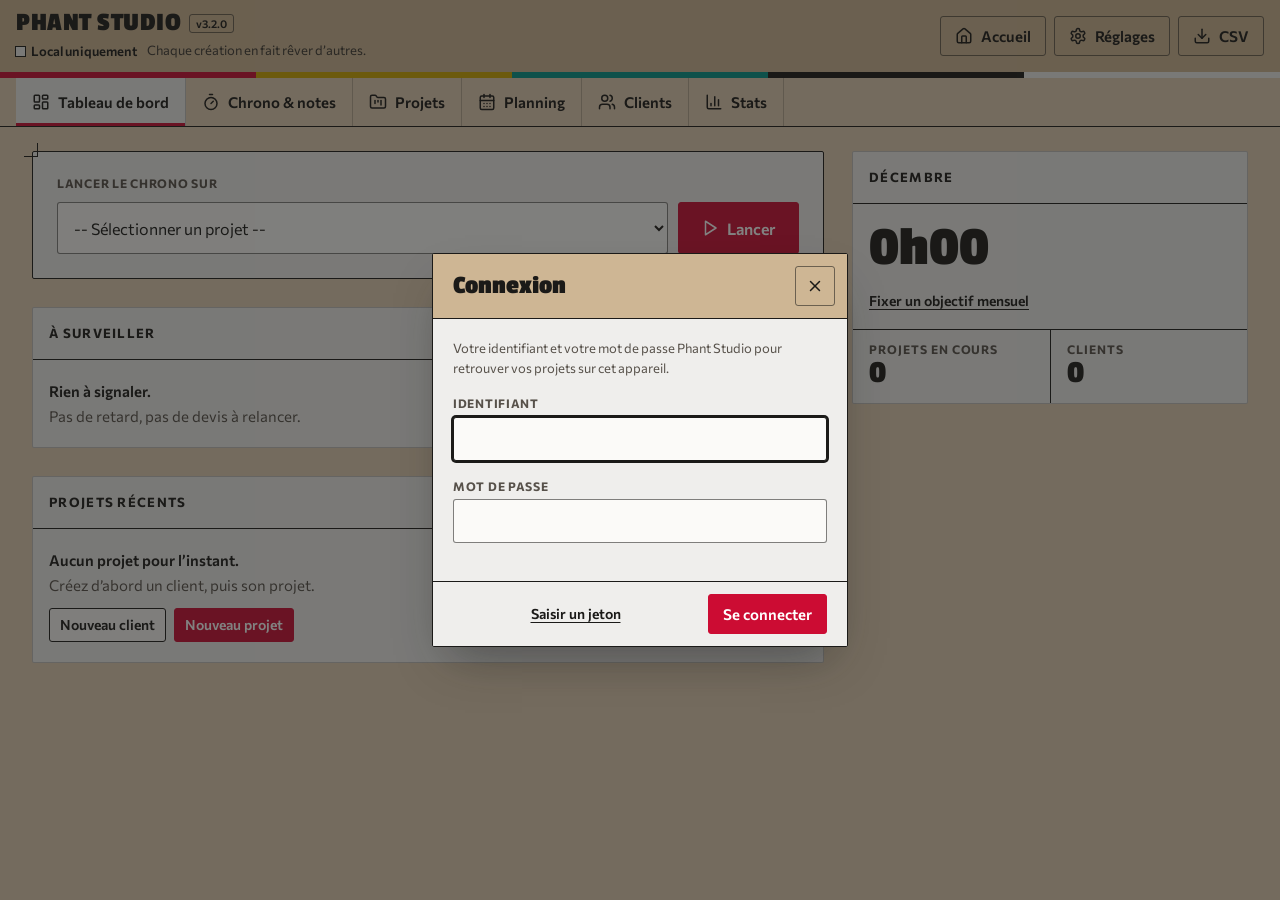
<file: index.html>
<!DOCTYPE html>
<html lang="fr">
<head>
    <meta charset="UTF-8">
    <meta name="viewport" content="width=device-width, initial-scale=1.0, viewport-fit=cover">
    <meta http-equiv="Content-Security-Policy" content="default-src 'self'; script-src 'self'; style-src 'self'; img-src 'self' data: blob:; font-src 'self'; connect-src 'self' https://api.github.com; manifest-src 'self'; worker-src 'self'; object-src 'none'; base-uri 'none'; form-action 'none'; frame-src 'none'">
    <meta name="referrer" content="no-referrer">
    <meta name="robots" content="noindex, nofollow">
    <meta name="theme-color" content="#CEB694">
    <title>Phant Studio — Suivi & Gestion Projets</title>
    <link rel="manifest" href="manifest.webmanifest">
    <link rel="icon" type="image/png" href="icon-192.png">
    <link rel="apple-touch-icon" href="icon-192.png">
    <meta name="apple-mobile-web-app-capable" content="yes">
    <meta name="apple-mobile-web-app-title" content="Phant Studio">
    <link rel="preload" href="fonts/commissioner.woff2" as="font" type="font/woff2" crossorigin>
    <link rel="stylesheet" href="style.css">
    <link rel="stylesheet" href="tailwind.css">
    <script src="vendor/lucide-0.460.0.min.js" defer></script>
    <script src="script.js" defer></script>
</head>
<body class="app min-h-screen flex flex-col">

    <!-- En-tête -->
    <header class="masthead">
        <div class="masthead-in">
            <div class="min-w-0">
                <h1 class="wordmark m-0">PHANT STUDIO <span class="version">v3.2.0</span></h1>
                <div class="brand-sub">
                    <span id="sync-status-badge" class="sync sync-warning" role="status">Local uniquement</span>
                    <span class="tagline hidden lg:inline">Chaque création en fait rêver d’autres.</span>
                </div>
            </div>
            <div class="head-actions">
                <button id="header-timer-chip" type="button" data-action="switchTab" data-arg="dashboard" class="timer-chip num hidden" aria-label="Chrono en cours, ouvrir le tableau de bord">
                    <span class="reg" aria-hidden="true"></span><span id="header-timer-text">0:00</span>
                </button>
                <a href="accueil/" class="btn btn-ghost" aria-label="Accueil">
                    <i data-lucide="house" aria-hidden="true"></i><span class="hidden md:inline">Accueil</span>
                </a>
                <button type="button" data-action="openConfigModal" class="btn btn-ghost" aria-label="Réglages et synchronisation">
                    <i data-lucide="settings" aria-hidden="true"></i><span class="hidden md:inline">Réglages</span>
                </button>
                <button type="button" data-action="exportDataCSV" class="btn btn-ghost hidden md:inline-flex">
                    <i data-lucide="download" aria-hidden="true"></i> CSV
                </button>
            </div>
        </div>
    </header>

    <!-- Navigation : en haut sur PC, barre du bas sur téléphone -->
    <nav class="tabs" aria-label="Sections">
        <div class="tabs-in">
            <button type="button" data-action="switchTab" data-arg="dashboard" id="btn-tab-dashboard" class="tab" aria-current="page">
                <i data-lucide="layout-dashboard" aria-hidden="true"></i><span class="l-long">Tableau de bord</span><span class="l-short">Tableau</span>
            </button>
            <button type="button" data-action="switchTab" data-arg="timer" id="btn-tab-timer" class="tab">
                <i data-lucide="timer" aria-hidden="true"></i><span class="l-long">Chrono & notes</span><span class="l-short">Chrono</span>
            </button>
            <button type="button" data-action="switchTab" data-arg="projects" id="btn-tab-projects" class="tab">
                <i data-lucide="folder-kanban" aria-hidden="true"></i><span>Projets</span>
            </button>
            <button type="button" data-action="switchTab" data-arg="planning" id="btn-tab-planning" class="tab">
                <i data-lucide="calendar-days" aria-hidden="true"></i><span>Planning</span>
            </button>
            <button type="button" data-action="switchTab" data-arg="clients" id="btn-tab-clients" class="tab">
                <i data-lucide="users" aria-hidden="true"></i><span>Clients</span>
            </button>
            <button type="button" data-action="switchTab" data-arg="stats" id="btn-tab-stats" class="tab">
                <i data-lucide="bar-chart-3" aria-hidden="true"></i><span>Stats</span>
            </button>
        </div>
    </nav>

    <main id="main" class="app-main flex-1 max-w-7xl w-full mx-auto px-4 sm:px-6 lg:px-8 pt-6 pb-12" tabindex="-1">

        <!-- ================= TABLEAU DE BORD ================= -->
        <section id="tab-dashboard" class="tab-content" aria-labelledby="btn-tab-dashboard">
            <h2 class="sr-only-text">Tableau de bord</h2>
            <div class="dash">
                <div class="dash-col">
                    <!-- Chrono -->
                    <section class="panel panel-strong crop chrono-panel" aria-label="Chrono">
                        <div id="dash-chrono-running" class="hidden grid gap-4 md:grid-cols-[1fr_auto] md:items-end">
                            <div class="min-w-0">
                                <div id="dash-timer-display" class="chrono-big">00:00:00</div>
                                <p id="dash-timer-project" class="mt-3 mb-0 font-semibold text-[17px]"></p>
                                <p id="dash-timer-client" class="m-0 muted text-sm"></p>
                            </div>
                            <div class="flex flex-wrap gap-2">
                                <button type="button" id="dash-btn-pause" data-action="toggleTimerPause" class="btn btn-lg"><i data-lucide="pause" aria-hidden="true"></i><span>Pause</span></button>
                                <button type="button" data-action="stopTimer" class="btn btn-primary btn-lg"><i data-lucide="square" aria-hidden="true"></i> Enregistrer</button>
                            </div>
                            <div id="dash-timer-slug" class="slug md:col-span-2"></div>
                        </div>
                        <div id="dash-chrono-idle" class="chrono-idle">
                            <label for="quick-project-select" class="label m-0">Lancer le chrono sur</label>
                            <div class="chrono-idle-row">
                                <select id="quick-project-select" class="field">
                                    <option value="">-- Sélectionner un projet --</option>
                                </select>
                                <button type="button" data-action="quickStartTimer" class="btn btn-primary btn-lg">
                                    <i data-lucide="play" aria-hidden="true"></i> Lancer
                                </button>
                            </div>
                        </div>
                    </section>

                    <!-- À surveiller -->
                    <section class="panel" aria-labelledby="dash-alerts-title">
                        <div class="ph"><h3 id="dash-alerts-title" class="ph-title">À surveiller</h3><span id="dash-alert-count" class="count"></span></div>
                        <div id="dash-alerts" class="rows"></div>
                    </section>

                    <!-- Projets récents -->
                    <section class="panel" aria-labelledby="dash-projects-title">
                        <div class="ph"><h3 id="dash-projects-title" class="ph-title">Projets récents</h3><button type="button" data-action="switchTab" data-arg="projects" class="link">Tous les projets</button></div>
                        <div id="dash-projects-list" class="rows"></div>
                    </section>
                </div>

                <div class="dash-col">
                    <!-- Le mois en cours -->
                    <section class="panel" aria-labelledby="dash-month-title">
                        <div class="ph"><h3 id="dash-month-title" class="ph-title">Ce mois-ci</h3><span id="dash-month-goal-label" class="muted text-sm"></span></div>
                        <div class="pb grid gap-3">
                            <div class="flex items-baseline gap-3 flex-wrap"><span id="dash-month-hours" class="month-big">0h00</span><span id="dash-month-pct" class="muted text-sm"></span></div>
                            <div id="dash-month-goal"></div>
                        </div>
                        <div class="pair">
                            <div><div class="pair-label">Projets en cours</div><div id="dash-active-projects" class="pair-value">0</div></div>
                            <div><div class="pair-label">Clients</div><div id="dash-total-clients" class="pair-value">0</div></div>
                        </div>
                    </section>
                </div>
            </div>
        </section>

        <!-- ================= CHRONO & NOTES ================= -->
        <section id="tab-timer" class="tab-content hidden grid gap-6" aria-labelledby="btn-tab-timer">
            <div class="page-head">
                <div>
                    <h2 class="page-title">Chrono & notes</h2>
                    <p class="page-sub">Le chrono continue même si vous fermez la page.</p>
                </div>
                <div class="flex flex-wrap gap-2">
                    <button type="button" data-action="openSessionsModal" class="btn"><i data-lucide="history" aria-hidden="true"></i> Historique des sessions</button>
                    <a href="https://adrienfeuilloy.github.io/cerveau/" target="_blank" rel="noopener" class="btn" title="Déposer une capture dans la Boîte de Cerveau"><i data-lucide="notebook-pen" aria-hidden="true"></i> Capture client → Cerveau</a>
                </div>
            </div>

            <div class="grid grid-cols-1 lg:grid-cols-3 gap-6 items-start">
                <!-- Chronomètre -->
                <section class="panel panel-strong crop" aria-labelledby="timer-title">
                    <div class="ph"><h3 id="timer-title" class="ph-title">Chronomètre</h3></div>
                    <div class="pb grid gap-4">
                        <div id="timer-forgot-banner" class="hidden note-warn grid gap-2">
                            <p class="m-0">Le chrono tourne depuis plus de 4 heures. Vous l'avez peut-être oublié ?</p>
                            <button type="button" data-action="fixForgottenTimer" class="btn btn-sm justify-self-start">Corriger la durée</button>
                        </div>
                        <span id="timer-display" class="timer-display" role="timer" aria-live="off">00:00:00</span>
                        <div>
                            <label for="timer-project-select" class="label">Projet</label>
                            <select id="timer-project-select" class="field" data-change="onTimerFieldChange">
                                <option value="">-- Sélectionner un projet --</option>
                            </select>
                        </div>
                        <div>
                            <label for="timer-category" class="label">Catégorie</label>
                            <input type="text" id="timer-category" class="field" value="Production" list="category-suggestions" data-input="onTimerFieldChange">
                        </div>
                        <div>
                            <label for="timer-notes" class="label">Notes rapides</label>
                            <input type="text" id="timer-notes" class="field" placeholder="Détails de la session…" data-input="onTimerFieldChange">
                        </div>
                        <div class="grid grid-cols-3 gap-2">
                            <button type="button" id="btn-start-timer" data-action="startTimer" class="btn btn-primary">Lancer</button>
                            <button type="button" id="btn-pause-timer" data-action="pauseTimer" disabled class="btn">Pause</button>
                            <button type="button" id="btn-stop-timer" data-action="stopTimer" disabled class="btn">Enregistrer</button>
                        </div>
                        <button type="button" id="btn-reset-timer" data-action="discardTimer" disabled class="link link-danger justify-self-center">Annuler ce chrono sans l'enregistrer</button>
                    </div>
                </section>

                <!-- Carnet de notes -->
                <section class="panel lg:col-span-2 flex flex-col" aria-labelledby="notes-title">
                    <div class="ph flex-wrap">
                        <h3 id="notes-title" class="ph-title">Carnet de notes</h3>
                        <span id="notes-save-status" class="muted text-[13px]" aria-live="polite">Enregistrement automatique</span>
                    </div>
                    <div class="pb grid gap-3 flex-1">
                        <div class="flex flex-wrap items-end gap-2">
                            <div class="flex-1 min-w-[200px]">
                                <label for="notes-target" class="label">Carnet</label>
                                <select id="notes-target" data-change="switchNotesTarget" data-with-value class="field"></select>
                            </div>
                            <button type="button" id="notes-open-project" data-action="openCurrentNotesProject" class="hidden btn">Fiche projet</button>
                        </div>
                        <div class="toolbar" role="toolbar" aria-label="Mise en forme">
                            <button type="button" data-keep-focus data-action="formatText" data-id="bold" class="tool-btn font-bold">Gras</button>
                            <button type="button" data-keep-focus data-action="formatText" data-id="italic" class="tool-btn italic">Italique</button>
                            <button type="button" data-keep-focus data-action="formatText" data-id="underline" class="tool-btn underline">Souligné</button>
                            <button type="button" data-keep-focus data-action="formatText" data-id="formatBlock" data-arg="h2" class="tool-btn font-heading">Titre</button>
                            <button type="button" data-keep-focus data-action="formatText" data-id="formatBlock" data-arg="p" class="tool-btn">Texte</button>
                            <button type="button" data-keep-focus data-action="formatText" data-id="insertUnorderedList" class="tool-btn">• Puces</button>
                            <button type="button" data-keep-focus data-action="formatText" data-id="insertOrderedList" class="tool-btn">1. Liste</button>
                            <button type="button" data-action="clearNotes" class="tool-btn ml-auto">Tout effacer</button>
                        </div>
                        <div id="rich-text-editor" contenteditable="true" role="textbox" aria-multiline="true" aria-label="Notes" class="field flex-1 min-h-[320px] overflow-y-auto p-4" data-placeholder="Notes de réunion, idées, comptes-rendus… (enregistrement automatique)"></div>
                    </div>
                </section>
            </div>

            <!-- Questionnaires -->
            <section class="panel" aria-labelledby="quest-title">
                <div class="ph flex-wrap">
                    <h3 id="quest-title" class="ph-title">Questionnaires prédéfinis</h3>
                    <div class="flex flex-wrap gap-2">
                        <button type="button" data-action="loadQuestionnaire" data-id="mariage" class="btn btn-sm"><i data-lucide="copy" aria-hidden="true"></i> Mariage</button>
                        <button type="button" data-action="loadQuestionnaire" data-id="affiches" class="btn btn-sm"><i data-lucide="copy" aria-hidden="true"></i> Affiches</button>
                        <button type="button" data-action="loadQuestionnaire" data-id="logo" class="btn btn-sm"><i data-lucide="copy" aria-hidden="true"></i> Logo / DA</button>
                    </div>
                </div>
                <div class="pb grid gap-3">
                    <p class="hint m-0">Un clic insère le brief type dans le carnet ouvert.</p>
                    <details>
                        <summary class="link inline-block">Voir le contenu des questionnaires</summary>
                        <div class="pt-4 grid grid-cols-1 md:grid-cols-3 gap-4 text-sm">
                            <div class="box-kraft grid gap-2">
                                <h4 class="sheet-section-title">Mariage & papeterie</h4>
                                <ul class="list-disc pl-5 grid gap-1 m-0">
                                    <li><strong>Vision :</strong> date, lieu, ambiance, palette, histoire du couple, inspirations.</li>
                                    <li><strong>Papeterie :</strong> save the date, faire-part, RSVP, jour J, remerciements.</li>
                                    <li><strong>Technique :</strong> quantités, textes, formats, papiers, finitions.</li>
                                    <li><strong>Calendrier :</strong> planning d'envoi, budget global.</li>
                                </ul>
                            </div>
                            <div class="box-kraft grid gap-2">
                                <h4 class="sheet-section-title">Affiches & événementiel</h4>
                                <ul class="list-disc pl-5 grid gap-1 m-0">
                                    <li><strong>Message :</strong> nom de l'événement, message clé, call to action.</li>
                                    <li><strong>DA :</strong> style, palette, logos partenaires.</li>
                                    <li><strong>Technique :</strong> formats print, déclinaisons web, contraintes imprimeur.</li>
                                    <li><strong>Calendrier :</strong> BAT, lancement campagne.</li>
                                </ul>
                            </div>
                            <div class="box-kraft grid gap-2">
                                <h4 class="sheet-section-title">Logo & identité</h4>
                                <ul class="list-disc pl-5 grid gap-1 m-0">
                                    <li><strong>Entreprise :</strong> activité, cible, valeurs.</li>
                                    <li><strong>Graphisme :</strong> style, couleurs, typos, concurrence.</li>
                                    <li><strong>Livrables :</strong> déclinaisons, charte, supports.</li>
                                    <li><strong>Planning & droits :</strong> deadline, cession de droits.</li>
                                </ul>
                            </div>
                        </div>
                    </details>
                </div>
            </section>
        </section>

        <!-- ================= PROJETS ================= -->
        <section id="tab-projects" class="tab-content hidden grid gap-4" aria-labelledby="btn-tab-projects">
            <div class="page-head">
                <div>
                    <h2 class="page-title">Projets</h2>
                    <p class="page-sub">Ouvrez un projet pour voir ses étapes, liens, notes et sessions.</p>
                </div>
                <button type="button" data-action="openProjectModal" class="btn btn-primary"><i data-lucide="plus" aria-hidden="true"></i> Nouveau projet</button>
            </div>
            <div class="sticky-tools grid gap-3">
                <div class="relative">
                    <label for="project-search" class="sr-only-text">Rechercher un projet</label>
                    <input type="search" id="project-search" data-input="renderProjects" placeholder="Rechercher un projet, un client…" class="field">
                </div>
                <div id="project-status-filters" class="flex flex-wrap gap-2" role="group" aria-label="Filtrer par statut"></div>
            </div>
            <div class="cards" id="projects-grid"></div>
        </section>

        <!-- ================= PLANNING ================= -->
        <section id="tab-planning" class="tab-content hidden grid gap-6" aria-labelledby="btn-tab-planning">
            <div class="page-head">
                <div>
                    <h2 class="page-title">Planning</h2>
                    <p class="page-sub">Deadlines des projets et dates des étapes.</p>
                </div>
                <button type="button" data-action="exportICS" class="btn"><i data-lucide="calendar-plus" aria-hidden="true"></i> Exporter vers mon agenda (.ics)</button>
            </div>
            <div class="grid gap-6 lg:grid-cols-[minmax(0,2fr)_minmax(0,1fr)] items-start">
                <section class="panel" aria-labelledby="cal-title">
                    <div class="ph">
                        <button type="button" data-action="changeCalendarMonth" data-arg="-1" class="btn btn-icon btn-ghost" aria-label="Mois précédent"><i data-lucide="chevron-left" aria-hidden="true"></i></button>
                        <div class="flex-1 text-center">
                            <h3 id="cal-title" class="m-0 font-heading text-2xl capitalize">Mois</h3>
                            <button type="button" data-action="changeCalendarMonth" data-arg="0" class="link text-[13px] py-0">Aujourd'hui</button>
                        </div>
                        <button type="button" data-action="changeCalendarMonth" data-arg="1" class="btn btn-icon btn-ghost" aria-label="Mois suivant"><i data-lucide="chevron-right" aria-hidden="true"></i></button>
                    </div>
                    <div class="pb grid gap-3">
                        <div class="legend">
                            <span><i class="bg-[#CC0C33]"></i> Deadline projet</span>
                            <span><i class="bg-[#02968A]"></i> Étape</span>
                            <span><i class="bg-[#EFEEEC] border border-[#1B1A18]"></i> Étape faite</span>
                        </div>
                        <div id="calendar-grid" class="cal"></div>
                    </div>
                </section>
                <section class="panel" aria-labelledby="upcoming-title">
                    <div class="ph"><h3 id="upcoming-title" class="ph-title">30 prochains jours</h3></div>
                    <div id="planning-upcoming" class="rows"></div>
                </section>
            </div>
        </section>

        <!-- ================= CLIENTS ================= -->
        <section id="tab-clients" class="tab-content hidden grid gap-4" aria-labelledby="btn-tab-clients">
            <div class="page-head">
                <div>
                    <h2 class="page-title">Clients</h2>
                    <p class="page-sub">Coordonnées de facturation et de livraison.</p>
                </div>
                <button type="button" data-action="openClientModal" class="btn btn-primary"><i data-lucide="plus" aria-hidden="true"></i> Nouveau client</button>
            </div>
            <div class="sticky-tools">
                <label for="client-search" class="sr-only-text">Rechercher un client</label>
                <input type="search" id="client-search" data-input="renderClients" placeholder="Nom, entreprise, email, téléphone…" class="field">
            </div>
            <div class="cards" id="clients-grid"></div>
        </section>

        <!-- ================= STATS ================= -->
        <section id="tab-stats" class="tab-content hidden grid gap-6" aria-labelledby="btn-tab-stats">
            <div class="page-head">
                <div>
                    <h2 class="page-title">Statistiques</h2>
                    <p class="page-sub">Votre temps de travail, mois par mois.</p>
                </div>
                <div>
                    <label for="goal-input" class="label">Objectif mensuel (heures)</label>
                    <input type="number" id="goal-input" min="0" step="1" inputmode="numeric" class="field w-36" placeholder="ex : 80" data-change="saveMonthlyGoal" data-with-value>
                </div>
            </div>

            <section class="panel" aria-label="Depuis le début">
                <div class="pair border-t-0">
                    <div><div class="pair-label">Heures depuis le début</div><div id="dash-total-hours" class="pair-value">0h00</div></div>
                    <div><div class="pair-label">Valeur estimée du temps</div><div id="dash-total-revenue" class="pair-value">0,00 €</div></div>
                </div>
            </section>

            <section class="panel" aria-labelledby="months-title">
                <div class="ph"><h3 id="months-title" class="ph-title">Heures travaillées · 12 derniers mois</h3></div>
                <div id="stats-months" class="pb grid gap-2"></div>
            </section>

            <div class="grid grid-cols-1 lg:grid-cols-2 gap-6 items-start">
                <section class="panel" aria-labelledby="cats-title">
                    <div class="ph flex-wrap">
                        <h3 id="cats-title" class="ph-title">Par catégorie</h3>
                        <label for="stats-period" class="sr-only-text">Période</label>
                        <select id="stats-period" data-change="renderStats" class="field field-inline min-h-[36px] py-1 text-[15px]">
                            <option value="month">Ce mois-ci</option>
                            <option value="lastmonth">Mois dernier</option>
                            <option value="12m" selected>12 derniers mois</option>
                            <option value="all">Depuis le début</option>
                        </select>
                    </div>
                    <div id="stats-categories" class="pb grid gap-3"></div>
                </section>
                <section class="panel" aria-labelledby="forfaits-title">
                    <div class="ph"><h3 id="forfaits-title" class="ph-title">Temps réel vs prévu (forfaits)</h3></div>
                    <div class="pb grid gap-3">
                        <p class="hint m-0">Renseignez le « prix du forfait » d'un projet pour voir combien vous gagnez réellement par heure.</p>
                        <div id="stats-forfaits" class="overflow-x-auto"></div>
                    </div>
                </section>
            </div>
        </section>

    </main>

    <datalist id="category-suggestions">
        <option value="Production"></option>
        <option value="Recherche & croquis"></option>
        <option value="Rendez-vous client"></option>
        <option value="Retouches"></option>
        <option value="Préparation impression"></option>
        <option value="Administratif"></option>
    </datalist>

    <!-- FENÊTRE : HISTORIQUE DES SESSIONS -->
    <div id="sessions-modal" class="modal hidden" role="dialog" aria-modal="true" aria-labelledby="sessions-title">
        <div class="sheet sheet-xl">
            <div class="sheet-head">
                <h3 id="sessions-title" class="sheet-title">Historique des sessions</h3>
                <button type="button" data-action="closeModal" data-id="sessions-modal" class="btn btn-icon btn-ghost" aria-label="Fermer"><i data-lucide="x" aria-hidden="true"></i></button>
            </div>
            <div class="sheet-body">
                <div class="flex flex-wrap items-end gap-3">
                    <div>
                        <label for="sessions-filter-month" class="label">Mois</label>
                        <input type="month" id="sessions-filter-month" data-change="renderSessions" class="field">
                    </div>
                    <div class="flex-1 min-w-[180px]">
                        <label for="sessions-filter-project" class="label">Projet</label>
                        <select id="sessions-filter-project" data-change="renderSessions" class="field"></select>
                    </div>
                    <button type="button" data-action="clearSessionFilters" class="link">Effacer les filtres</button>
                    <button type="button" data-action="openManualSessionModal" class="btn btn-primary sm:ml-auto"><i data-lucide="plus" aria-hidden="true"></i> Session manuelle</button>
                </div>
                <p id="sessions-total" class="m-0 font-semibold" aria-live="polite"></p>
                <div class="table-wrap">
                    <table class="table table-stack">
                        <thead>
                            <tr><th>Date</th><th>Projet</th><th>Catégorie</th><th>Durée</th><th>Notes</th><th class="text-right">Actions</th></tr>
                        </thead>
                        <tbody id="sessions-table-body"></tbody>
                    </table>
                </div>
            </div>
        </div>
    </div>


    <!-- FENÊTRE : FICHE PROJET -->
    <div id="project-detail-modal" class="modal hidden" role="dialog" aria-modal="true" aria-labelledby="modal-project-title">
        <div id="project-detail-scroll" class="sheet sheet-lg">
            <div class="sheet-head">
                <h3 id="modal-project-title" class="sheet-title">Fiche projet</h3>
                <button type="button" id="detail-edit-btn" data-action="editProject" class="btn btn-sm"><i data-lucide="pencil" aria-hidden="true"></i> Éditer</button>
                <button type="button" data-action="closeModal" data-id="project-detail-modal" class="btn btn-icon btn-ghost" aria-label="Fermer"><i data-lucide="x" aria-hidden="true"></i></button>
            </div>
            <div id="modal-project-content" class="sheet-body"></div>
        </div>
    </div>

    <!-- FENÊTRE : SESSION MANUELLE -->
    <div id="manual-session-modal" class="modal z-60 hidden" role="dialog" aria-modal="true" aria-labelledby="manual-session-modal-title">
        <div class="sheet sheet-md">
            <form id="manual-session-form" data-submit="saveManualSession">
                <div class="sheet-head">
                    <h3 id="manual-session-modal-title" class="sheet-title">Ajouter une session</h3>
                    <button type="button" data-action="closeModal" data-id="manual-session-modal" class="btn btn-icon btn-ghost" aria-label="Fermer"><i data-lucide="x" aria-hidden="true"></i></button>
                </div>
                <div class="sheet-body">
                    <input type="hidden" id="manual-session-id">
                    <div>
                        <label for="manual-project-id" class="label">Projet</label>
                        <select id="manual-project-id" required class="field"></select>
                    </div>
                    <div>
                        <label for="manual-date" class="label">Date</label>
                        <input type="date" id="manual-date" required class="field">
                    </div>
                    <div class="grid grid-cols-2 gap-4">
                        <div>
                            <label for="manual-hours" class="label">Durée (heures)</label>
                            <input type="number" step="0.25" min="0.25" id="manual-hours" required inputmode="decimal" placeholder="ex : 1.5" class="field">
                        </div>
                        <div>
                            <label for="manual-category" class="label">Catégorie</label>
                            <input type="text" id="manual-category" value="Production" list="category-suggestions" class="field">
                        </div>
                    </div>
                    <div>
                        <label for="manual-notes" class="label">Notes / descriptif</label>
                        <input type="text" id="manual-notes" placeholder="Détails…" class="field">
                    </div>
                </div>
                <div class="sheet-foot">
                    <button type="button" data-action="closeModal" data-id="manual-session-modal" class="btn">Annuler</button>
                    <button type="submit" class="btn btn-primary">Enregistrer</button>
                </div>
            </form>
        </div>
    </div>

    <!-- FENÊTRE : CLIENT -->
    <div id="client-modal" class="modal z-60 hidden" role="dialog" aria-modal="true" aria-labelledby="client-modal-title">
        <div class="sheet sheet-md">
            <form id="client-form" data-submit="saveClient">
                <div class="sheet-head">
                    <h3 id="client-modal-title" class="sheet-title">Nouveau client</h3>
                    <button type="button" data-action="cancelClientModal" class="btn btn-icon btn-ghost" aria-label="Fermer"><i data-lucide="x" aria-hidden="true"></i></button>
                </div>
                <div class="sheet-body">
                    <input type="hidden" id="client-id">
                    <div class="grid grid-cols-2 gap-4">
                        <div>
                            <label for="client-firstname" class="label">Prénom *</label>
                            <input type="text" id="client-firstname" required autocomplete="off" class="field">
                        </div>
                        <div>
                            <label for="client-lastname" class="label">Nom</label>
                            <input type="text" id="client-lastname" autocomplete="off" class="field">
                        </div>
                    </div>
                    <div>
                        <label for="client-company" class="label">Entreprise</label>
                        <input type="text" id="client-company" autocomplete="off" class="field">
                    </div>
                    <div class="grid grid-cols-1 sm:grid-cols-2 gap-4">
                        <div>
                            <label for="client-email" class="label">Email</label>
                            <input type="email" id="client-email" autocomplete="off" class="field">
                        </div>
                        <div>
                            <label for="client-phone" class="label">Téléphone</label>
                            <input type="tel" id="client-phone" autocomplete="off" class="field">
                        </div>
                    </div>
                    <div>
                        <label for="client-address" class="label">Adresse de facturation</label>
                        <textarea id="client-address" rows="2" class="field"></textarea>
                    </div>
                    <div>
                        <label for="client-delivery-address" class="label">Adresse de livraison</label>
                        <textarea id="client-delivery-address" rows="2" class="field"></textarea>
                    </div>
                </div>
                <div class="sheet-foot">
                    <button type="button" data-action="cancelClientModal" class="btn">Annuler</button>
                    <button type="submit" class="btn btn-primary">Enregistrer</button>
                </div>
            </form>
        </div>
    </div>

    <!-- FENÊTRE : PROJET -->
    <div id="project-modal" class="modal z-60 hidden" role="dialog" aria-modal="true" aria-labelledby="project-modal-title">
        <div class="sheet sheet-md">
            <form id="project-form" data-submit="saveProject">
                <div class="sheet-head">
                    <h3 id="project-modal-title" class="sheet-title">Nouveau projet</h3>
                    <button type="button" data-action="cancelProjectModal" class="btn btn-icon btn-ghost" aria-label="Fermer"><i data-lucide="x" aria-hidden="true"></i></button>
                </div>
                <div class="sheet-body">
                    <input type="hidden" id="project-id">
                    <div>
                        <label for="project-name" class="label">Nom du projet *</label>
                        <input type="text" id="project-name" required class="field">
                    </div>
                    <div class="grid grid-cols-1 sm:grid-cols-2 gap-4">
                        <div>
                            <label for="project-client-id" class="label">Client *</label>
                            <select id="project-client-id" required class="field">
                                <option value="">-- Sélectionner un client --</option>
                            </select>
                            <p id="project-no-client-hint" class="hidden err text-[13px] mt-1 mb-0">Créez d'abord un client dans l'onglet « Clients ».</p>
                        </div>
                        <div>
                            <label for="project-type" class="label">Type</label>
                            <select id="project-type" class="field"></select>
                        </div>
                    </div>
                    <p id="project-steps-hint" class="hint -mt-2 mb-0">Les étapes types de ce genre de projet seront ajoutées automatiquement (modifiables ensuite).</p>
                    <div class="grid grid-cols-2 gap-4">
                        <div>
                            <label for="project-status" class="label">Statut</label>
                            <select id="project-status" class="field"></select>
                        </div>
                        <div>
                            <label for="project-deadline" class="label">Deadline</label>
                            <input type="date" id="project-deadline" class="field">
                        </div>
                    </div>
                    <fieldset class="box-kraft grid gap-3 m-0">
                        <legend class="label px-1">Temps & prix (optionnels)</legend>
                        <div class="grid grid-cols-2 gap-4">
                            <div>
                                <label for="project-hourly-rate" class="label">Taux visé (€/h)</label>
                                <input type="number" step="1" min="0" id="project-hourly-rate" inputmode="decimal" class="field" value="35">
                            </div>
                            <div>
                                <label for="project-price" class="label">Prix du forfait (€)</label>
                                <input type="number" step="1" min="0" id="project-price" inputmode="decimal" class="field" placeholder="si forfait">
                            </div>
                        </div>
                        <label class="flex items-center gap-2 font-semibold text-[15px] cursor-pointer">
                            <input type="checkbox" id="project-has-budget" data-change="toggleBudgetInput" class="check">
                            Définir un budget d'heures
                        </label>
                        <div id="budget-container" class="hidden">
                            <label for="project-hour-budget" class="label">Budget d'heures (h)</label>
                            <input type="number" step="0.5" min="0.5" id="project-hour-budget" inputmode="decimal" class="field" value="10">
                            <button type="button" data-action="suggestBudgetFromPrice" class="link text-[13px]">Calculer depuis le forfait et le taux</button>
                        </div>
                    </fieldset>
                    <div>
                        <label for="project-invoice-url" class="label">Lien devis / facture (Qonto, Revolut…)</label>
                        <input type="url" id="project-invoice-url" placeholder="https://…" class="field">
                    </div>
                    <div>
                        <label for="project-description" class="label">Description courte</label>
                        <textarea id="project-description" rows="2" class="field"></textarea>
                    </div>
                </div>
                <div class="sheet-foot">
                    <button type="button" data-action="cancelProjectModal" class="btn">Annuler</button>
                    <button type="submit" class="btn btn-primary">Enregistrer</button>
                </div>
            </form>
        </div>
    </div>

    <!-- FENÊTRE : VERSIONS -->
    <div id="versions-modal" class="modal z-60 hidden" role="dialog" aria-modal="true" aria-labelledby="versions-title">
        <div class="sheet sheet-md">
            <div class="sheet-head">
                <h3 id="versions-title" class="sheet-title">Versions enregistrées</h3>
                <button type="button" data-action="closeModal" data-id="versions-modal" class="btn btn-icon btn-ghost" aria-label="Fermer"><i data-lucide="x" aria-hidden="true"></i></button>
            </div>
            <div class="sheet-body">
                <p class="hint m-0">GitHub garde une copie à chaque enregistrement. Restaurer une version remplace les données actuelles (la version actuelle reste elle aussi dans la liste).</p>
                <div id="versions-list" class="panel rows" aria-live="polite"></div>
            </div>
        </div>
    </div>

    <!-- FENÊTRE : CONNEXION -->
    <div id="login-modal" class="modal hidden" role="dialog" aria-modal="true" aria-labelledby="login-title">
        <div class="sheet sheet-sm">
            <form data-submit="handleLoginSubmit">
                <div class="sheet-head">
                    <h3 id="login-title" class="sheet-title">Connexion</h3>
                    <button type="button" data-action="closeModal" data-id="login-modal" class="btn btn-icon btn-ghost" aria-label="Fermer"><i data-lucide="x" aria-hidden="true"></i></button>
                </div>
                <div class="sheet-body">
                    <p id="login-intro" class="hint m-0"></p>
                    <div>
                        <label for="login-id" class="label">Identifiant</label>
                        <input type="text" id="login-id" autocomplete="username" autocapitalize="off" class="field">
                    </div>
                    <div>
                        <label for="login-password" class="label">Mot de passe</label>
                        <input type="password" id="login-password" autocomplete="current-password" class="field">
                    </div>
                    <div id="login-confirm-wrap" class="hidden">
                        <label for="login-confirm" class="label">Confirmer le mot de passe</label>
                        <input type="password" id="login-confirm" autocomplete="new-password" class="field">
                    </div>
                    <p id="login-msg" class="m-0 text-sm font-semibold" aria-live="polite"></p>
                </div>
                <div class="sheet-foot">
                    <button type="button" id="login-token-link" data-action="closeAndOpenConfig" data-id="login-modal" class="link grow">Saisir un jeton</button>
                    <button type="submit" id="login-submit" class="btn btn-primary">Se connecter</button>
                </div>
            </form>
        </div>
    </div>

    <!-- FENÊTRE : RÉGLAGES -->
    <div id="config-modal" class="modal hidden" role="dialog" aria-modal="true" aria-labelledby="config-title">
        <div class="sheet sheet-md">
            <form data-submit="handleAuthSubmit">
                <div class="sheet-head">
                    <h3 id="config-title" class="sheet-title">Réglages & synchronisation</h3>
                    <button type="button" data-action="closeModal" data-id="config-modal" class="btn btn-icon btn-ghost" aria-label="Fermer"><i data-lucide="x" aria-hidden="true"></i></button>
                </div>
                <div class="sheet-body">
                    <div class="grid gap-2">
                        <h4 class="sheet-section-title">1. Synchronisation GitHub</h4>
                        <p class="hint m-0">Vos données sont enregistrées dans <code>data.json</code> de votre <strong>dépôt privé</strong>. Ces informations restent uniquement sur cet appareil.</p>
                    </div>
                    <div>
                        <label for="gh-username-input" class="label">Nom d'utilisateur GitHub</label>
                        <input type="text" id="gh-username-input" required autocomplete="username" autocapitalize="off" class="field" placeholder="ex : mon-pseudo">
                    </div>
                    <div>
                        <label for="gh-repo-input" class="label">Nom du dépôt privé de données</label>
                        <input type="text" id="gh-repo-input" required autocapitalize="off" class="field" placeholder="ex : phant-studio-data">
                    </div>
                    <div>
                        <label for="gh-token-input" class="label">Jeton GitHub (commence par github_pat_)</label>
                        <input type="password" id="gh-token-input" required autocomplete="off" class="field" placeholder="github_pat_…">
                    </div>
                    <button type="button" data-action="openLoginSetup" class="btn justify-self-start">Activer le login (autre appareil)</button>

                    <div class="sheet-section">
                        <h4 class="sheet-section-title">2. Sauvegardes</h4>
                        <p class="hint m-0">Retrouvez une ancienne version (en cas de fausse manip) ou téléchargez une copie complète.</p>
                        <div class="flex flex-wrap gap-2">
                            <button type="button" data-action="openVersionsModal" class="btn btn-sm"><i data-lucide="history" aria-hidden="true"></i> Versions GitHub</button>
                            <button type="button" data-action="exportBackupJSON" class="btn btn-sm"><i data-lucide="save" aria-hidden="true"></i> Télécharger</button>
                            <button type="button" data-action="clickInput" data-id="backup-input" class="btn btn-sm"><i data-lucide="upload" aria-hidden="true"></i> Restaurer un fichier</button>
                            <button type="button" data-action="exportDataCSV" class="btn btn-sm"><i data-lucide="download" aria-hidden="true"></i> Export CSV</button>
                            <input type="file" id="backup-input" accept="application/json,.json" class="hidden" data-change="importBackupJSON" data-with-event>
                        </div>
                    </div>
                </div>
                <div class="sheet-foot">
                    <button type="button" data-action="logout" class="link link-danger grow">Oublier le jeton sur cet appareil</button>
                    <button type="button" data-action="closeModal" data-id="config-modal" class="btn">Annuler</button>
                    <button type="submit" class="btn btn-primary">Enregistrer & synchroniser</button>
                </div>
            </form>
        </div>
    </div>
</body>
</html>
</file>
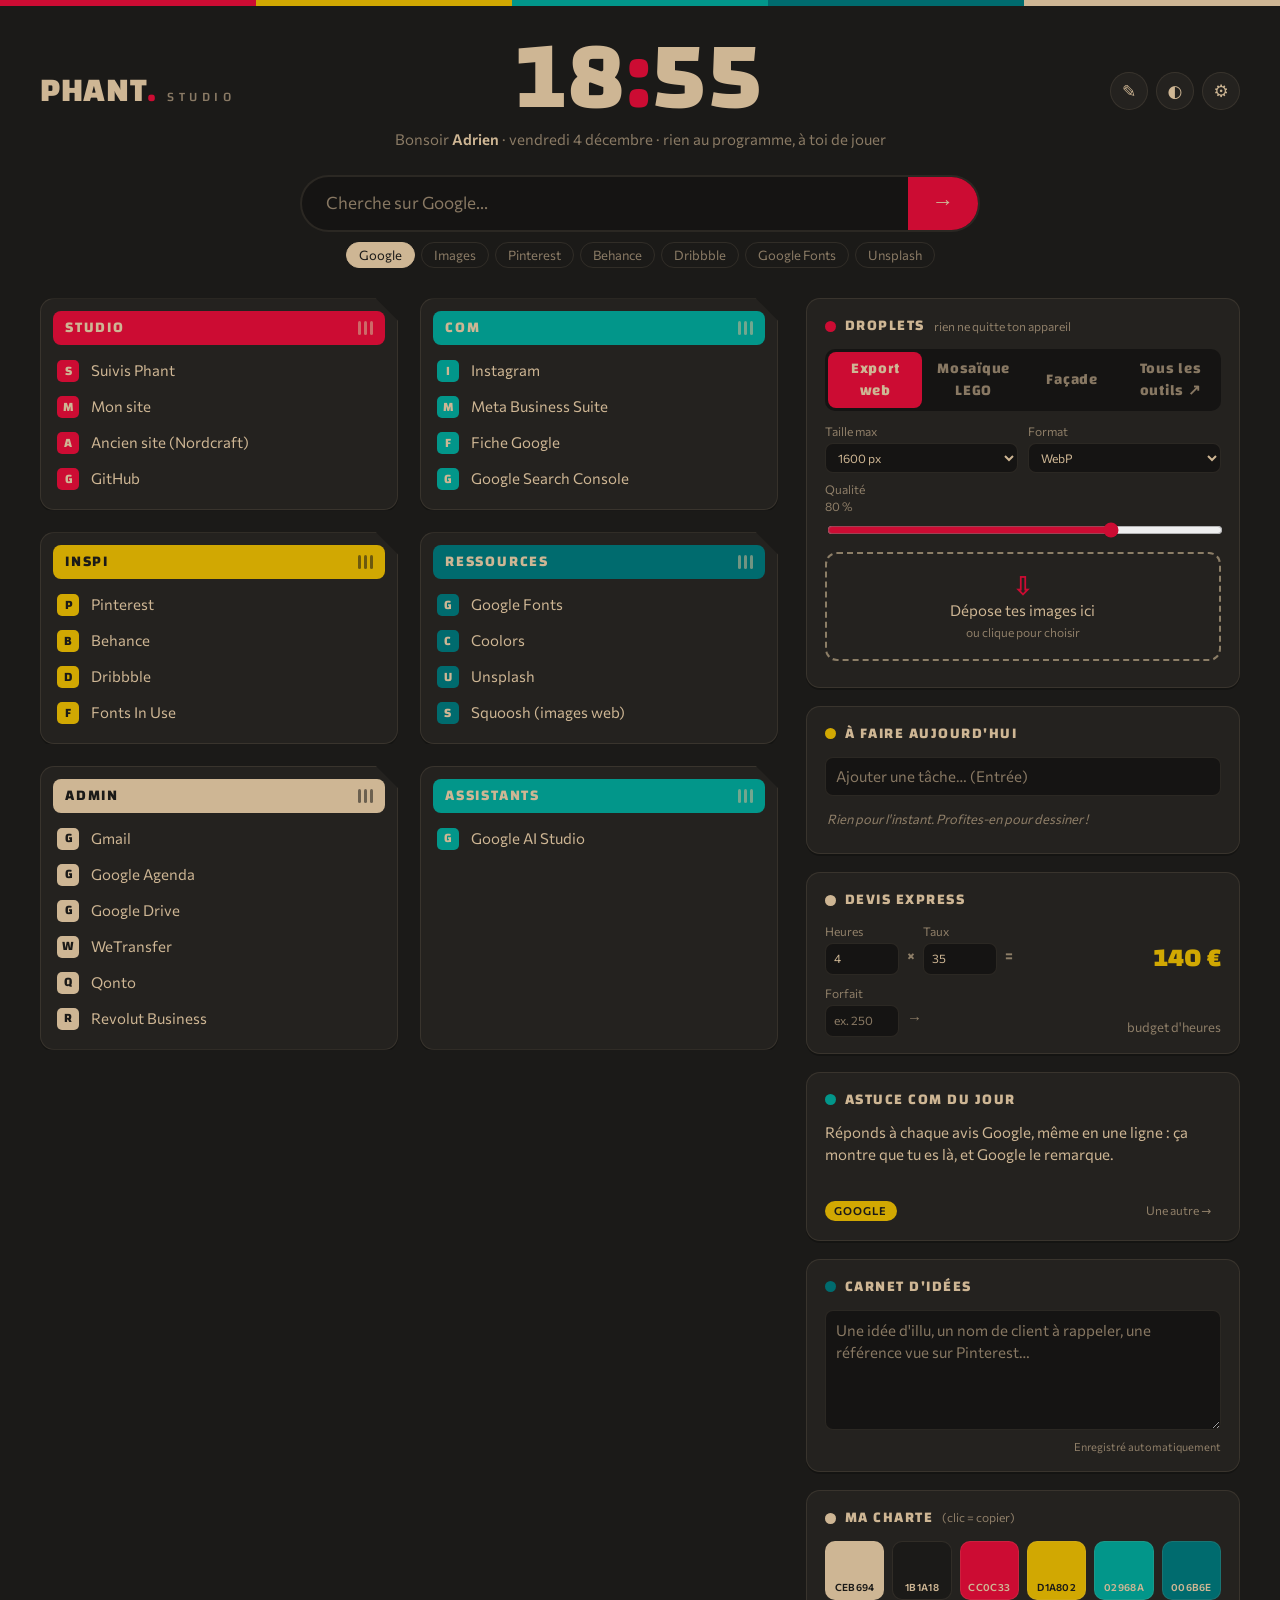
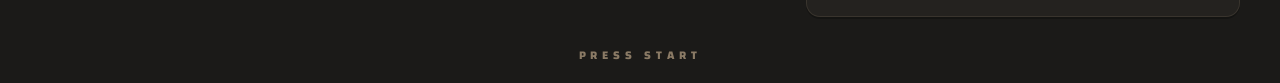
<file: accueil/index.html>
<!DOCTYPE html>
<html lang="fr" data-mode="sombre">
<head>
  <meta charset="utf-8">
  <title>PHANT. Accueil</title>
  <meta name="viewport" content="width=device-width, initial-scale=1, viewport-fit=cover">
  <meta name="theme-color" content="#1B1A18">
  <meta name="mobile-web-app-capable" content="yes">
  <meta name="robots" content="noindex, nofollow">
  <link rel="manifest" href="manifest.webmanifest">
  <link rel="apple-touch-icon" href="icons/icon-192.png">
  <link rel="icon" href="icons/icon32.png">
  <link rel="stylesheet" href="style.css">
</head>
<body>
  <div class="bande" aria-hidden="true"><i></i><i></i><i></i><i></i><i></i></div>

  <header class="entete">
    <div class="marque">
      <span class="logo">PHANT<b>.</b></span>
      <span class="sous-titre">studio</span>
    </div>
    <div class="heure">
      <div id="horloge" class="horloge">--:--</div>
      <div id="salut" class="salut"></div>
    </div>
    <div class="actions">
      <span id="meteo" class="meteo" hidden></span>
      <button id="btn-edition" class="btn-rond" title="Modifier les raccourcis" aria-pressed="false">✎</button>
      <button id="btn-mode" class="btn-rond" title="Mode clair / sombre">◐</button>
      <button id="btn-reglages" class="btn-rond" title="Réglages">⚙</button>
    </div>
  </header>

  <section class="recherche">
    <form id="form-recherche" autocomplete="off">
      <input id="champ-recherche" type="search" placeholder="Cherche sur Google…">
      <button type="submit" class="btn-go" aria-label="Rechercher">→</button>
    </form>
    <div id="moteurs" class="moteurs" role="radiogroup" aria-label="Où chercher"></div>
  </section>

  <main class="grille">
    <section class="col-raccourcis">
      <div id="groupes" class="groupes"></div>
      <button id="btn-ajout-groupe" class="btn-texte seulement-edition">+ Nouvelle cartouche</button>
    </section>

    <aside class="col-widgets">
      <article class="carte carte-droplets">
        <h2><span class="pastille rouge"></span>Droplets <small>rien ne quitte ton appareil</small></h2>
        <div class="droplet-onglets" role="tablist">
          <button class="droplet-onglet" data-d="web" role="tab">Export web</button>
          <button class="droplet-onglet" data-d="lego" role="tab">Mosaïque LEGO</button>
          <button class="droplet-onglet" data-d="facade" role="tab">Façade</button>
          <a class="droplet-onglet droplet-lien" href="droplets-complets.html">Tous les outils ↗</a>
        </div>
        <div id="opt-web" class="droplet-options">
          <label>Taille max<select id="d-largeur">
            <option value="800">800 px</option><option value="1200">1200 px</option>
            <option value="1600">1600 px</option><option value="2000">2000 px</option><option value="3000">3000 px</option>
          </select></label>
          <label>Format<select id="d-format">
            <option value="image/webp">WebP</option><option value="image/jpeg">JPEG</option><option value="image/png">PNG</option>
          </select></label>
          <label class="large">Qualité <span id="d-qualite-val"></span><input id="d-qualite" type="range" min="40" max="95" step="5"></label>
        </div>
        <div id="opt-lego" class="droplet-options" hidden>
          <label>Largeur<select id="d-tenons">
            <option value="16">16 tenons</option><option value="32">32 tenons</option><option value="48">48 tenons</option>
            <option value="64">64 tenons</option><option value="96">96 tenons</option><option value="128">128 tenons</option>
          </select></label>
          <label class="case"><input id="d-tramage" type="checkbox"> Tramage <small>(dégradés plus doux)</small></label>
        </div>
        <div id="opt-facade" class="droplet-options" hidden>
          <p class="facade-note">Dépose la photo : tu copies un prompt, tu l'analyses dans une conversation dédiée avec la photo, puis tu recolles la réponse ici. Le dessin et la planche se font sur ton appareil.</p>
        </div>
        <label id="zone-depot" class="zone-depot">
          <input id="fichier-droplet" type="file" accept="image/*" hidden>
          <span class="zone-icone">⇩</span>
          <span id="zone-texte">Dépose tes images ici</span>
          <small>ou clique pour choisir</small>
        </label>
        <div id="resultats-droplet" class="resultats"></div>
        <button id="btn-vider-droplets" class="btn-texte petit">Effacer les résultats</button>
      </article>
      <article class="carte carte-taches">
        <h2><span class="pastille jaune"></span>À faire aujourd'hui</h2>
        <form id="form-tache" class="ligne-ajout">
          <input id="champ-tache" placeholder="Ajouter une tâche… (Entrée)" maxlength="140">
        </form>
        <ul id="liste-taches" class="liste-taches"></ul>
        <button id="btn-vider-taches" class="btn-texte petit">Vider les tâches faites</button>
      </article>

      <article class="carte carte-devis">
        <h2><span class="pastille sable"></span>Devis express</h2>
        <div class="devis-ligne">
          <label>Heures<input id="devis-heures" type="number" min="0" step="0.5" value="4"></label>
          <span class="fois">×</span>
          <label>Taux<input id="devis-taux" type="number" min="0" step="1"></label>
          <span class="fois">=</span>
          <output id="devis-prix" class="devis-prix">— €</output>
        </div>
        <div class="devis-ligne inverse">
          <label>Forfait<input id="devis-forfait" type="number" min="0" step="5" placeholder="ex. 250"></label>
          <span class="fois">→</span>
          <output id="devis-budget" class="devis-budget">budget d'heures</output>
        </div>
      </article>

      <article class="carte carte-astuce">
        <h2><span class="pastille turquoise"></span>Astuce com du jour</h2>
        <p id="astuce-texte" class="astuce-texte"></p>
        <div class="astuce-pied">
          <span id="astuce-tag" class="tag"></span>
          <button id="btn-astuce-suivante" class="btn-texte petit">Une autre →</button>
        </div>
      </article>

      <article class="carte carte-notes">
        <h2><span class="pastille sarcelle"></span>Carnet d'idées</h2>
        <textarea id="notes" placeholder="Une idée d'illu, un nom de client à rappeler, une référence vue sur Pinterest…"></textarea>
        <div id="notes-etat" class="notes-etat">Enregistré automatiquement</div>
      </article>

      <article class="carte carte-palette">
        <h2><span class="pastille sable"></span>Ma charte <small>(clic = copier)</small></h2>
        <div id="palette" class="palette"></div>
      </article>
    </aside>
  </main>

  <footer class="pied">
    <span id="pied-texte">PRESS START</span>
  </footer>

  <div id="toast" class="toast" role="status" aria-live="polite"></div>

  <!-- Fenêtre : ajouter / modifier un raccourci -->
  <dialog id="dlg-lien" class="dlg">
    <form method="dialog" id="form-lien">
      <h3 id="dlg-lien-titre">Nouveau raccourci</h3>
      <label>Nom<input id="lien-nom" required maxlength="40"></label>
      <label>Adresse (URL)<input id="lien-url" required placeholder="https://…"></label>
      <label>Cartouche<select id="lien-groupe"></select></label>
      <div class="dlg-boutons">
        <button type="button" id="lien-supprimer" class="btn-texte danger">Supprimer</button>
        <span class="espace"></span>
        <button value="annuler" formnovalidate class="btn-texte">Annuler</button>
        <button value="ok" class="btn-plein">Enregistrer</button>
      </div>
    </form>
  </dialog>

  <!-- Fenêtre : renommer / créer une cartouche -->
  <dialog id="dlg-groupe" class="dlg">
    <form method="dialog" id="form-groupe">
      <h3 id="dlg-groupe-titre">Nouvelle cartouche</h3>
      <label>Nom<input id="groupe-nom" required maxlength="30"></label>
      <label>Couleur<select id="groupe-couleur">
        <option value="rouge">Rouge</option>
        <option value="jaune">Jaune</option>
        <option value="turquoise">Turquoise</option>
        <option value="sarcelle">Sarcelle</option>
        <option value="sable">Sable</option>
      </select></label>
      <div class="dlg-boutons">
        <button type="button" id="groupe-supprimer" class="btn-texte danger">Supprimer la cartouche</button>
        <span class="espace"></span>
        <button value="annuler" formnovalidate class="btn-texte">Annuler</button>
        <button value="ok" class="btn-plein">Enregistrer</button>
      </div>
    </form>
  </dialog>

  <!-- Fenêtre : réglages -->
  <dialog id="dlg-reglages" class="dlg">
    <form method="dialog" id="form-reglages">
      <h3>Réglages</h3>
      <label>Ton prénom<input id="reg-prenom" maxlength="30"></label>
      <label>Taux horaire (€)<input id="reg-taux" type="number" min="0" step="1"></label>
      <label>Ville pour la météo <small>(laisser vide pour masquer)</small><input id="reg-ville" placeholder="ex. Lille"></label>
      <fieldset class="sauvegarde">
        <legend>Sauvegarde</legend>
        <p>Télécharge tout (raccourcis, notes, tâches, réglages) dans un fichier, pour le remettre sur un autre ordi.</p>
        <div class="dlg-boutons">
          <button type="button" id="btn-export" class="btn-texte">⬇ Exporter</button>
          <label class="btn-texte fichier">⬆ Importer<input id="fichier-import" type="file" accept=".json,application/json" hidden></label>
          <span class="espace"></span>
          <button type="button" id="btn-reinit" class="btn-texte danger">Tout réinitialiser</button>
        </div>
      </fieldset>
      <div class="dlg-boutons">
        <span class="espace"></span>
        <button value="annuler" formnovalidate class="btn-texte">Fermer</button>
        <button value="ok" class="btn-plein">Enregistrer</button>
      </div>
    </form>
  </dialog>

  <script src="astuces.js"></script>
  <script src="app.js"></script>
  <script src="facade.js"></script>
  <script src="droplets.js"></script>
</body>
</html>
</file>
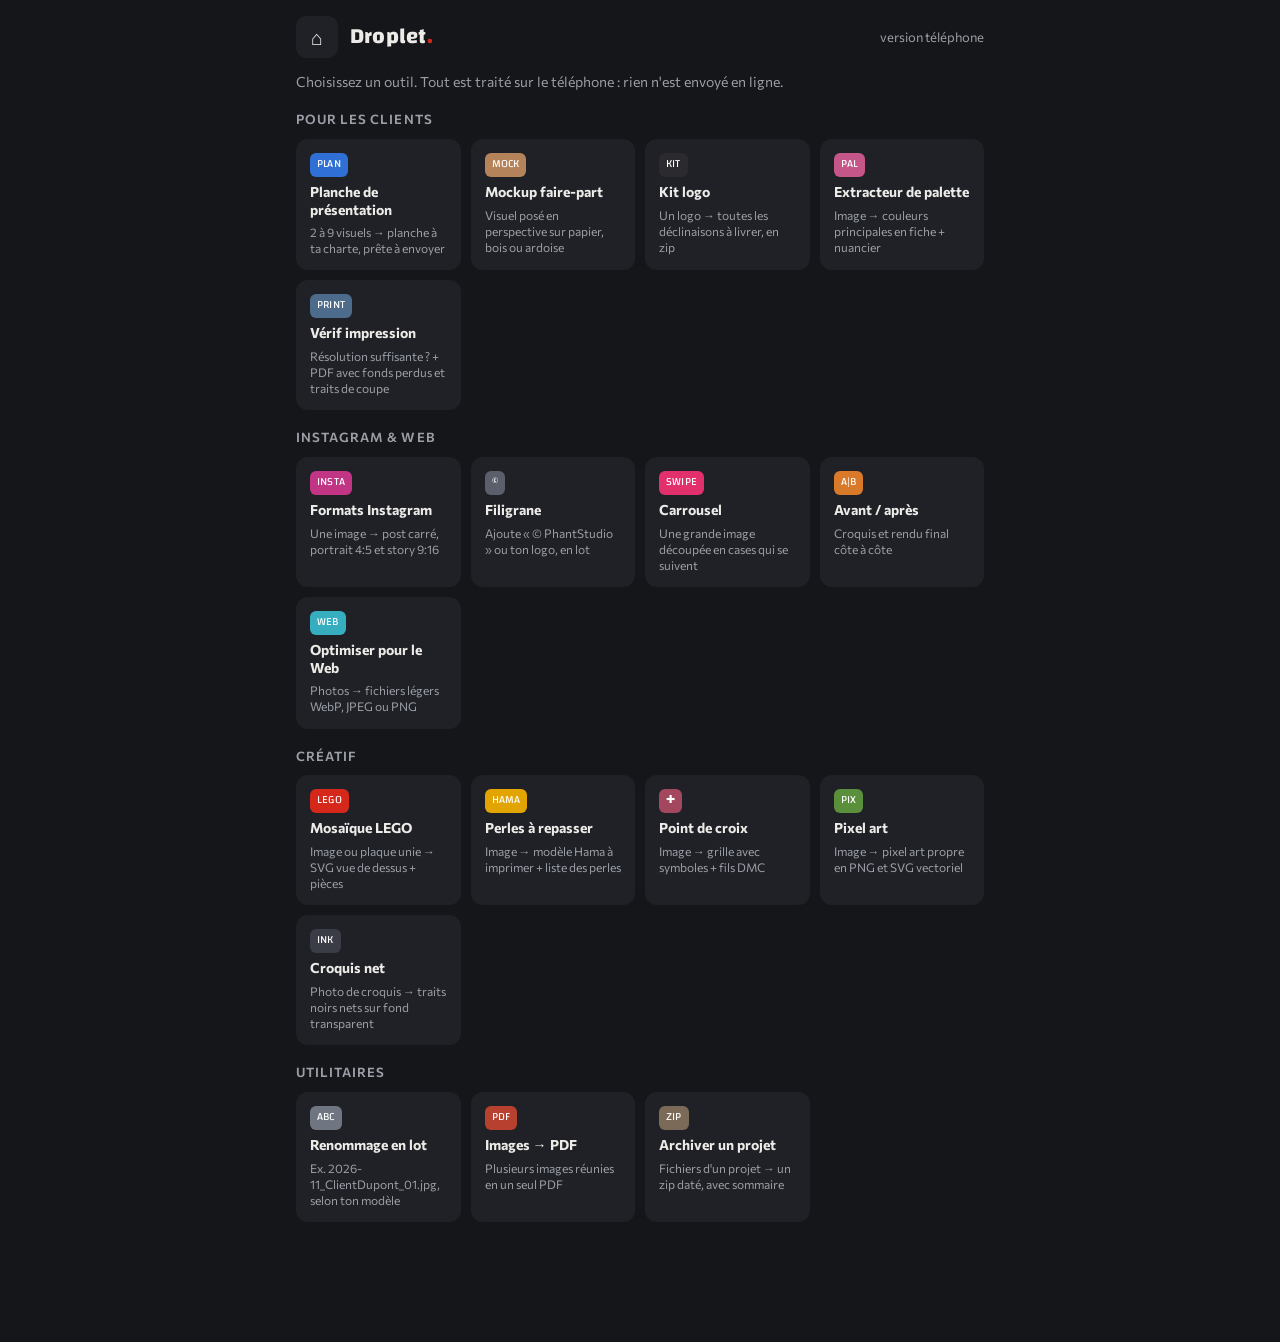
<file: accueil/droplets-complets.html>
<!DOCTYPE html>
<html lang="fr">
<head>
<meta charset="utf-8">
<meta name="viewport" content="width=device-width, initial-scale=1">
<title>Droplets complets · PHANT.</title>
<link rel="manifest" href="manifest.webmanifest">
<link rel="icon" href="icons/icon32.png">
<style>
@font-face { font-family: "Changa"; font-weight: 200 800; font-display: swap; src: url("../fonts/changa.woff2") format("woff2"); }
@font-face { font-family: "Commissioner"; font-weight: 100 900; font-display: swap; src: url("../fonts/commissioner.woff2") format("woff2"); }
:root {
  /* Atelier sombre, une seule colonne façon appli téléphone ; chaque outil a sa couleur d'accent. */
  --bg: #15161a;
  --panel: #1f2126;
  --field: #2a2d34;
  --line: #363a42;
  --text: #ecebe7;
  --muted: #9b9ea6;
  --lego: #d6281a;
  --web: #36aebf;
  --ok: #7bd88f;
  --warn: #f2cd37;
  --display: "Changa", "Arial Black", Impact, sans-serif;
  --body: "Commissioner", "Segoe UI", Roboto, sans-serif;
  --accent: var(--lego);
  color-scheme: dark;
}
* { box-sizing: border-box; }
html, body { margin: 0; background: var(--bg); color: var(--text); font-family: var(--body); font-size: 15px; line-height: 1.45; }
body[data-tool="web"] { --accent: var(--web); }
button, input, select { font: inherit; color: inherit; }
:focus-visible { outline: 2px solid var(--accent); outline-offset: 2px; }
.app { max-width: 720px; margin: 0 auto; padding: 16px 16px 120px; display: grid; gap: 14px; }
header { display: flex; align-items: baseline; justify-content: space-between; gap: 12px; }
h1 { font-family: var(--display); font-size: 22px; margin: 0; letter-spacing: .01em; }
h1 span { color: var(--accent); }
.sub { color: var(--muted); font-size: 13px; }
h2 { font-size: 13px; font-weight: 600; text-transform: uppercase; letter-spacing: .08em; color: var(--muted); margin: 0 0 10px; text-wrap: balance; }

.tools { display: grid; grid-template-columns: 1fr 1fr; gap: 10px; }
.tool { display: grid; gap: 6px; text-align: left; padding: 14px; border-radius: 12px; background: var(--panel); border: 2px solid transparent; cursor: pointer; }
.tool .badge { font-family: var(--display); font-size: 12px; color: #fff; padding: 4px 8px; border-radius: 6px; justify-self: start; }
.tool b { font-size: 15px; }
.tool small { color: var(--muted); font-size: 12px; }
.tool[aria-pressed="true"] { border-color: var(--accent); background: #262931; }

.panel { background: var(--panel); border-radius: 12px; padding: 14px; display: grid; gap: 12px; }
.row { display: grid; grid-template-columns: minmax(120px, 42%) 1fr; gap: 10px; align-items: center; }
.row > label { color: var(--text); font-size: 14px; }
.row .hint { grid-column: 1 / -1; color: var(--muted); font-size: 12px; margin-top: -6px; }
input[type="number"], input[type="text"], select { width: 100%; background: var(--field); border: 1px solid var(--line); border-radius: 8px; padding: 9px 10px; min-height: 42px; }
input[type="range"] { width: 100%; accent-color: var(--accent); }
.rangewrap { display: grid; grid-template-columns: 1fr 52px; gap: 8px; align-items: center; }
.rangewrap output { font-variant-numeric: tabular-nums; text-align: right; color: var(--muted); }
.check { display: flex; align-items: center; gap: 10px; min-height: 42px; }
.check input { width: 22px; height: 22px; accent-color: var(--accent); }

.seg { display: flex; flex-wrap: wrap; gap: 6px; }
.seg button { flex: 1 1 auto; padding: 9px 12px; border-radius: 8px; background: var(--field); border: 1px solid var(--line); cursor: pointer; min-height: 42px; }
.seg button[aria-pressed="true"] { background: var(--accent); border-color: var(--accent); color: #fff; font-weight: 600; }

.filebtn { display: flex; align-items: center; justify-content: center; gap: 8px; padding: 14px; border: 2px dashed var(--line); border-radius: 12px; cursor: pointer; color: var(--muted); text-align: center; }
.filebtn:hover { border-color: var(--accent); color: var(--text); }
.filebtn input { position: absolute; width: 1px; height: 1px; opacity: 0; }
.filename { font-size: 13px; color: var(--muted); overflow-wrap: anywhere; }

.swatches { display: grid; grid-template-columns: repeat(auto-fill, minmax(38px, 1fr)); gap: 6px; }
.swatches button { aspect-ratio: 1; border-radius: 8px; border: 2px solid rgba(255,255,255,.08); cursor: pointer; position: relative; }
.swatches button::after { content: ""; position: absolute; inset: 22%; border-radius: 50%; box-shadow: inset 0 0 0 2px rgba(255,255,255,.28), 1px 2px 0 rgba(0,0,0,.25); }
.swatches button[aria-pressed="true"] { border-color: #fff; box-shadow: 0 0 0 2px var(--accent); }

.summary { font-weight: 600; color: var(--warn); font-variant-numeric: tabular-nums; }
.preview { background: #0f1013; border-radius: 10px; padding: 10px; display: grid; place-items: center; min-height: 160px; overflow: hidden; }
.preview svg, .preview img { width: 100%; height: auto; max-height: 70vh; display: block; }
.stats { display: flex; flex-wrap: wrap; gap: 8px; }
.pill { background: var(--field); border-radius: 999px; padding: 4px 10px; font-size: 13px; font-variant-numeric: tabular-nums; }
.pill b { color: var(--accent); }

table { width: 100%; border-collapse: collapse; font-size: 13px; font-variant-numeric: tabular-nums; }
th, td { text-align: left; padding: 6px 4px; border-bottom: 1px solid var(--line); }
th { color: var(--muted); font-weight: 500; }
td.n, th.n { text-align: right; }
.dot { display: inline-block; width: 14px; height: 14px; border-radius: 4px; vertical-align: -2px; margin-right: 6px; border: 1px solid rgba(255,255,255,.15); }
.tablewrap { overflow-x: auto; }

.results { display: grid; gap: 8px; }
.res { display: grid; grid-template-columns: 56px 1fr auto; gap: 10px; align-items: center; background: var(--field); border-radius: 10px; padding: 8px; }
.res img { width: 56px; height: 56px; object-fit: cover; border-radius: 6px; background: #0f1013; }
.res .nm { font-size: 13px; overflow-wrap: anywhere; }
.res .sz { font-size: 12px; color: var(--muted); font-variant-numeric: tabular-nums; }
.gain { color: var(--ok); font-weight: 600; }
.gain.bad { color: #ff7a6b; }

.btn { border: 0; border-radius: 10px; padding: 11px 14px; background: var(--field); cursor: pointer; font-weight: 500; min-height: 44px; }
.btn.primary { background: var(--accent); color: #fff; font-weight: 600; }
.btn.small { padding: 7px 10px; min-height: 36px; font-size: 13px; }
.btn:disabled { opacity: .45; cursor: default; }

.bar { position: fixed; left: 0; right: 0; bottom: 0; background: rgba(21,22,26,.94); border-top: 1px solid var(--line); backdrop-filter: blur(6px); }
.bar .inner { max-width: 720px; margin: 0 auto; padding: 10px 16px calc(10px + env(safe-area-inset-bottom)); display: flex; flex-wrap: wrap; gap: 8px; }
.bar .btn { flex: 1 1 auto; }
.note { font-size: 12px; color: var(--muted); width: 100%; }

.toast { position: fixed; left: 50%; bottom: 96px; transform: translateX(-50%); background: #2f333b; color: var(--text); padding: 10px 14px; border-radius: 10px; font-size: 14px; max-width: calc(100% - 32px); box-shadow: 0 6px 20px rgba(0,0,0,.4); opacity: 0; pointer-events: none; transition: opacity .2s; }
.toast.on { opacity: 1; }
[hidden] { display: none !important; }
/* accueil + outils génériques */
header { align-items: center; }
.retour { background: var(--panel); border: 0; border-radius: 10px; width: 42px; height: 42px; font-size: 20px; cursor: pointer; }
header h1 { margin-right: auto; }
.intro { color: var(--muted); margin: 0; font-size: 14px; }
.cat { display: grid; gap: 10px; margin-top: 18px; }
.cat h2 { margin: 0; }
.tuiles { display: grid; grid-template-columns: repeat(auto-fill, minmax(150px, 1fr)); gap: 10px; }
.tuile { display: grid; gap: 6px; align-content: start; text-align: left; padding: 13px; border-radius: 12px; background: var(--panel); border: 1px solid transparent; cursor: pointer; min-height: 118px; }
.tuile:hover, .tuile:focus-visible { border-color: var(--line); background: #262931; }
.tuile .badge, .titre-outil .badge { font-family: var(--display); font-size: 11px; color: #fff; padding: 4px 7px; border-radius: 6px; justify-self: start; letter-spacing: .02em; }
.tuile b { font-size: 14px; line-height: 1.25; }
.tuile small { color: var(--muted); font-size: 12px; line-height: 1.35; }
.titre-outil { display: flex; align-items: center; gap: 10px; }
.h-outil { margin: 0; font-size: 17px; text-transform: none; letter-spacing: 0; color: var(--text); }
.fichiers { list-style: none; margin: 0; padding: 0; display: grid; gap: 6px; }
.fichiers:empty { display: none; }
.fichiers li { display: grid; grid-template-columns: 24px 1fr auto auto auto; gap: 8px; align-items: center; background: var(--field); border-radius: 8px; padding: 6px 8px; font-size: 13px; }
.fichiers .num { color: var(--accent); font-weight: 600; }
.fichiers .nm { overflow-wrap: anywhere; }
.fichiers .sz { color: var(--muted); font-variant-numeric: tabular-nums; }
.btn.mini { min-height: 32px; padding: 4px 9px; font-size: 13px; }
.filebtn.petit { padding: 9px; border-width: 1px; position: relative; }
input.couleur { width: 64px; height: 42px; padding: 2px; border: 1px solid var(--line); border-radius: 8px; background: var(--field); }
.apercu-o:empty { display: none; }
.apercu-o > img { width: 100%; height: auto; border-radius: 10px; background: #0f1013; display: block; }
.grille-ap, .rangee-ap, .pages-ap, .bande-ap { display: grid; gap: 8px; }
.grille-ap { grid-template-columns: repeat(auto-fill, minmax(140px, 1fr)); }
.rangee-ap { grid-template-columns: repeat(3, 1fr); align-items: end; }
.pages-ap { grid-template-columns: repeat(auto-fill, minmax(90px, 1fr)); }
.pages-ap img { box-shadow: 0 2px 8px rgba(0,0,0,.4); background: #fff; }
.bande-ap { grid-auto-flow: column; grid-auto-columns: minmax(110px, 1fr); overflow-x: auto; }
.grille-ap img, .rangee-ap img, .pages-ap img, .bande-ap img { width: 100%; height: auto; border-radius: 6px; display: block; }
.damier img { background: repeating-conic-gradient(#ddd 0 25%, #fff 0 50%) 0 0 / 16px 16px; }
.kit { display: grid; grid-template-columns: repeat(2, 1fr); gap: 8px; }
.kit div { border-radius: 10px; aspect-ratio: 1.4; display: grid; place-items: center; padding: 14%; }
.kit img { max-width: 100%; max-height: 100%; }
.swatchs { display: grid; grid-template-columns: repeat(auto-fill, minmax(96px, 1fr)); gap: 8px; }
.sw { display: grid; gap: 4px; background: var(--field); border: 0; border-radius: 10px; padding: 8px; text-align: left; cursor: pointer; }
.sw span { height: 54px; border-radius: 6px; }
.sw b { font-variant-numeric: tabular-nums; font-size: 14px; }
.sw small { color: var(--muted); }
.res .ext { width: 56px; height: 56px; border-radius: 6px; background: #0f1013; display: grid; place-items: center; font-size: 11px; font-weight: 600; color: var(--muted); }
.etat { padding: 2px 8px; border-radius: 999px; font-size: 12px; font-weight: 600; }
.etat.ok { background: rgba(123,216,143,.15); color: var(--ok); }
.etat.warn { background: rgba(242,205,55,.15); color: var(--warn); }
.etat.bad { background: rgba(255,122,107,.15); color: #ff7a6b; }
.pill.erreur { background: rgba(255,122,107,.15); color: #ff9b8f; }
pre.liste { white-space: pre-wrap; font-size: 12px; color: var(--muted); background: #0f1013; padding: 10px; border-radius: 8px; max-height: 300px; overflow: auto; margin: 0; }
.bar[hidden] { display: none !important; }

@media (max-width: 420px) { .row { grid-template-columns: 1fr; gap: 6px; } .row .hint { margin-top: 0; } }
@media (prefers-reduced-motion: reduce) { .toast { transition: none; } }
</style>
</head>
<body data-tool="lego">
<div class="app">
  <header>
    <button class="retour" id="retour" type="button" hidden aria-label="Retour aux outils">←</button>
    <a class="retour" id="retour-accueil" href="./" aria-label="Retour à l'accueil" style="display:grid;place-items:center;text-decoration:none;color:inherit">⌂</a>
    <h1>Droplet<span>.</span></h1>
    <span class="sub" id="h-sous">version téléphone</span>
  </header>

  <section id="v-accueil" class="view" aria-label="Tous les outils">
    <p class="intro">Choisissez un outil. Tout est traité sur le téléphone : rien n'est envoyé en ligne.</p>
    <div id="accueil-cats"></div>
  </section>

  <!-- ===================== LEGO ===================== -->
  <section id="v-lego" class="view" aria-label="Mosaïque LEGO">
    <div style="display:grid;gap:14px">
      <div class="panel">
        <h2>Source</h2>
        <div class="seg" data-seg="mode">
          <button type="button" data-v="basique">Basique (plaque unie)</button>
          <button type="button" data-v="image">Depuis une image</button>
        </div>

        <div data-show="mode=image" style="display:grid;gap:12px">
          <label class="filebtn" for="f-lego">
            <input type="file" id="f-lego" accept="image/*">
            <span>Choisir une image (galerie ou fichiers)</span>
          </label>
          <div class="filename" id="lego-filename">Aucune image choisie.</div>
          <div class="row"><label for="i-largeur">Largeur (tenons)</label><input type="number" id="i-largeur" data-k="largeur" min="8" max="256" inputmode="numeric"></div>
          <div class="row"><label for="i-hauteur">Hauteur (tenons)</label><input type="number" id="i-hauteur" data-k="hauteur" min="0" max="256" inputmode="numeric">
            <span class="hint">0 = selon les proportions de l'image.</span></div>
          <div class="row"><label for="i-cmax">Nombre max de couleurs</label><input type="number" id="i-cmax" data-k="couleurs_max" min="0" max="30" inputmode="numeric">
            <span class="hint">0 = les 30 couleurs disponibles.</span></div>
          <div class="row"><label for="i-tramage">Tramage (photos)</label><span class="check"><input type="checkbox" id="i-tramage" data-k="tramage"><span class="sub">adoucit les dégradés</span></span></div>
        </div>

        <div data-show="mode=basique" style="display:grid;gap:12px">
          <div>
            <div class="row" style="margin-bottom:8px"><span>Couleur du fond</span><span class="sub" id="couleur-nom"></span></div>
            <div class="swatches" id="swatches" role="group" aria-label="Couleur du fond"></div>
          </div>
          <div class="row"><label for="i-format">Format</label>
            <select id="i-format" data-k="page_format"><option>A4</option><option>A5</option><option>A6</option><option>Personnalisé</option></select></div>
          <div class="row" data-show="page_format!=Personnalisé"><label for="i-orient">Orientation</label>
            <select id="i-orient" data-k="page_orientation"><option>Portrait</option><option>Paysage</option></select></div>
          <div class="row" data-show="page_format=Personnalisé"><label for="i-pl">Largeur (cm)</label><input type="number" id="i-pl" data-k="page_l_cm" min="1" max="500" step="0.1" inputmode="decimal"></div>
          <div class="row" data-show="page_format=Personnalisé"><label for="i-ph">Hauteur (cm)</label><input type="number" id="i-ph" data-k="page_h_cm" min="1" max="500" step="0.1" inputmode="decimal"></div>
          <div class="row"><label for="i-marge">Marge (mm)</label><input type="number" id="i-marge" data-k="page_marge_mm" min="0" max="100" step="0.5" inputmode="decimal">
            <span class="hint">Bord que la plupart des imprimantes n'impriment pas : 3 à 5 mm.</span></div>
          <div class="row"><label for="i-echelle">Taille des tenons</label>
            <select id="i-echelle" data-k="page_echelle"><option>Réelle LEGO (8 mm)</option><option>Nombre de tenons en largeur</option></select></div>
          <div class="row" data-show="page_echelle=Nombre de tenons en largeur"><label for="i-ptenons">Tenons en largeur</label><input type="number" id="i-ptenons" data-k="page_tenons" min="1" max="256" inputmode="numeric"></div>
          <div class="summary" id="page-summary"></div>
        </div>

        <div class="row"><label for="i-plaque">Plaque de base grise autour</label><span class="check"><input type="checkbox" id="i-plaque" data-k="plaque"></span></div>
      </div>

      <div class="panel">
        <h2>Marquage des tenons</h2>
        <div class="seg" data-seg="marquage">
          <button type="button" data-v="aucun">Lisses</button>
          <button type="button" data-v="texte">Texte</button>
          <button type="button" data-v="logo">Logo SVG</button>
        </div>
        <div data-show="marquage=texte" style="display:grid;gap:12px">
          <div class="row"><label for="i-texte">Texte</label><input type="text" id="i-texte" data-k="texte" maxlength="40" placeholder="ex. PHANT">
            <span class="hint">Tapez \n pour passer à la ligne.</span></div>
          <div class="row"><label for="i-police">Police</label><input type="text" id="i-police" data-k="texte_police" list="polices">
            <span class="hint">Elle doit être installée sur l'appareil qui ouvre le SVG (VectorCraft, navigateur…).</span></div>
          <datalist id="polices"><option value="Arial Black"><option value="Arial"><option value="Impact"><option value="Roboto"><option value="Georgia"><option value="Verdana"></datalist>
        </div>
        <div data-show="marquage=logo" style="display:grid;gap:8px">
          <label class="filebtn" for="f-logo">
            <input type="file" id="f-logo" accept=".svg,image/svg+xml">
            <span>Choisir un logo .svg</span>
          </label>
          <div class="filename" id="logo-filename">Aucun logo choisi. Ses couleurs seront remplacées par la teinte de chaque tenon.</div>
        </div>
        <div data-show="marquage!=aucun" style="display:grid;gap:12px">
          <div class="row"><label for="i-ltaille">Taille (% du tenon)</label>
            <div class="rangewrap"><input type="range" id="i-ltaille" data-k="logo_taille" min="10" max="100" step="1"><output for="i-ltaille" data-out="logo_taille"></output></div></div>
          <div class="row"><label for="i-lrot">Inclinaison (°)</label>
            <div class="rangewrap"><input type="range" id="i-lrot" data-k="logo_rotation" min="-180" max="180" step="1"><output for="i-lrot" data-out="logo_rotation"></output></div></div>
          <div class="row"><label for="i-lstyle">Rendu</label>
            <select id="i-lstyle" data-k="logo_style"><option>Relief</option><option>Plus clair</option><option>Plus foncé</option></select></div>
          <div class="row"><label for="i-lobj">Logo en objets séparés</label><span class="check"><input type="checkbox" id="i-lobj" data-k="logo_objets"><span class="sub">si VectorCraft ne l'affiche pas</span></span></div>
        </div>
      </div>

      <div class="panel" style="order:-1">
        <h2>Résultat</h2>
        <div class="stats" id="lego-stats"></div>
        <div class="preview" id="lego-preview"><span class="sub">Préparation de l'aperçu…</span></div>
        <div class="tablewrap"><table id="lego-pieces"></table></div>
      </div>
    </div>
  </section>

  <!-- ===================== OUTIL GÉNÉRIQUE ===================== -->
  <section id="v-outil" class="view" aria-labelledby="o-titre" hidden>
    <div style="display:grid;gap:14px">
      <div class="panel">
        <div class="titre-outil"><span class="badge" id="o-badge"></span><h2 id="o-titre" class="h-outil"></h2></div>
        <p class="filename" id="o-desc"></p>
        <label class="filebtn" for="f-outil">
          <input type="file" id="f-outil">
          <span id="o-choisir">Choisir une image</span>
        </label>
        <ol class="fichiers" id="o-fichiers"></ol>
      </div>
      <div class="panel" style="order:2">
        <h2>Réglages</h2>
        <div id="o-options" style="display:grid;gap:12px"></div>
      </div>
      <div class="panel" style="order:1">
        <h2>Résultat</h2>
        <div class="stats" id="o-stats"></div>
        <div class="apercu-o" id="o-apercu"></div>
        <div class="results" id="o-sorties"></div>
      </div>
    </div>
  </section>
</div>

<div class="bar">
  <div class="inner" id="bar-lego">
    <button class="btn primary" id="s-svg" disabled>SVG</button>
    <button class="btn" id="s-png" disabled>PNG</button>
    <button class="btn" id="s-csv" disabled>Pièces (CSV)</button>
    <button class="btn" id="s-zip" disabled>Tout (.zip)</button>
    <div class="note" id="dl-note-lego" hidden></div>
  </div>
  <div class="inner" id="bar-outil" hidden>
    <button class="btn primary" id="s-ozip" disabled>Enregistrer</button>
    <div class="note" id="dl-note-outil" hidden></div>
  </div>
</div>
<div class="toast" id="toast" role="status" aria-live="polite"></div>

<script>
"use strict";
/* ---------------- Palette LEGO (nom, id BrickLink, hex Rebrickable) ---------------- */
const PALETTE = [
  ["Blanc",1,"FFFFFF"],["Gris clair bleuté",86,"A0A5A9"],["Gris foncé bleuté",85,"6C6E68"],["Noir",11,"05131D"],
  ["Rouge",5,"C91A09"],["Rouge foncé",59,"720E0F"],["Orange",4,"FE8A18"],["Jaune",3,"F2CD37"],["Jaune clair",103,"F8F184"],
  ["Beige (Tan)",2,"E4CD9E"],["Beige foncé",69,"958A73"],["Medium Nougat",150,"AA7D55"],["Nougat",28,"D09168"],
  ["Brun rougeâtre",88,"582A12"],["Brun foncé",120,"352100"],["Vert",6,"237841"],["Vert foncé",80,"184632"],
  ["Vert vif",36,"4B9F4A"],["Lime",34,"BBE90B"],["Olive",155,"9B9A5A"],["Bleu",7,"0055BF"],["Bleu foncé",63,"0A3463"],
  ["Bleu moyen",42,"5A93DB"],["Medium Azure",156,"36AEBF"],["Light Aqua",152,"ADC3C0"],["Medium Lavender",157,"AC78BA"],
  ["Violet foncé",89,"3F3691"],["Rose",104,"E4ADC8"],["Magenta",71,"923978"],["Corail",220,"FF698F"]
];
const PLAQUE_HEX = "6C6E68", TAILLE_PX = 20;
const FORMATS_MM = { A4: [210, 297], A5: [148, 210], A6: [105, 148] };

/* ---------------- Réglages (mémorisés sur ce téléphone si possible) ---------------- */
const DEFAUTS = {
  mode: "basique", largeur: 48, hauteur: 0, couleurs_max: 0, tramage: false, plaque: true,
  basique_couleur: "Rouge", page_format: "A6", page_orientation: "Portrait", page_l_cm: 20, page_h_cm: 20,
  page_marge_mm: 5, page_echelle: "Réelle LEGO (8 mm)", page_tenons: 16,
  marquage: "texte", texte: "PHANT", texte_police: "Arial Black",
  logo_taille: 80, logo_rotation: -20, logo_style: "Relief", logo_objets: false,
  w_format: "webp", w_qualite: 80, w_largeur_max: 1920, w_responsive: false
};
let S = { ...DEFAUTS };
try { Object.assign(S, JSON.parse(localStorage.getItem("droplet-mobile") || "{}")); } catch (e) {}
function memoriser() { try { localStorage.setItem("droplet-mobile", JSON.stringify(S)); } catch (e) {} }

/* ---------------- Utilitaires ---------------- */
const $ = (s, r = document) => r.querySelector(s);
const $$ = (s, r = document) => [...r.querySelectorAll(s)];
const rgb = h => [0, 2, 4].map(i => parseInt(h.substr(i, 2), 16));
const hex2 = v => Math.max(0, Math.min(255, Math.round(v))).toString(16).padStart(2, "0").toUpperCase();
const mix = (h, f, vers = 0) => rgb(h).map(v => hex2(v + (vers - v) * f)).join("");
const lum = h => { const [r, g, b] = rgb(h); return (0.2126 * r + 0.7152 * g + 0.0722 * b) / 255; };
const fmtNb = v => (+v).toLocaleString("fr-FR", { maximumFractionDigits: 1 });
const octets = n => n < 1024 ? n + " o" : n < 1048576 ? Math.round(n / 1024) + " Ko" : (n / 1048576).toLocaleString("fr-FR", { maximumFractionDigits: 1 }) + " Mo";
const esc = s => String(s).replace(/&/g, "&amp;").replace(/</g, "&lt;").replace(/>/g, "&gt;").replace(/"/g, "&quot;");
const g = v => +(+v).toFixed(3);
let toastT;
function toast(msg) { const t = $("#toast"); t.textContent = msg; t.classList.add("on"); clearTimeout(toastT); toastT = setTimeout(() => t.classList.remove("on"), 3200); }

function lab(r, g_, b) {
  const f = c => { c /= 255; return c > 0.04045 ? Math.pow((c + 0.055) / 1.055, 2.4) : c / 12.92; };
  const R = f(r), G = f(g_), B = f(b);
  let x = (0.4124 * R + 0.3576 * G + 0.1805 * B) / 0.95047, y = 0.2126 * R + 0.7152 * G + 0.0722 * B, z = (0.0193 * R + 0.1192 * G + 0.9505 * B) / 1.08883;
  const h = t => t > 0.008856 ? Math.cbrt(t) : 7.787 * t + 16 / 116;
  x = h(x); y = h(y); z = h(z);
  return [116 * y - 16, 500 * (x - y), 200 * (y - z)];
}

/* ---------------- Quantification ---------------- */
function quantifier(px, w, h, palette, tramage) {
  const pr = palette.map(p => rgb(p[2])), pl = pr.map(c => lab(...c));
  const plus_proche = (r, g_, b) => {
    const L = lab(r, g_, b); let best = 0, bd = Infinity;
    for (let k = 0; k < pl.length; k++) { const d = (L[0] - pl[k][0]) ** 2 + (L[1] - pl[k][1]) ** 2 + (L[2] - pl[k][2]) ** 2; if (d < bd) { bd = d; best = k; } }
    return best;
  };
  const idx = new Int32Array(w * h);
  if (!tramage) { for (let i = 0; i < w * h; i++) idx[i] = plus_proche(px[i * 3], px[i * 3 + 1], px[i * 3 + 2]); return idx; }
  const wk = Float32Array.from(px);
  for (let y = 0; y < h; y++) for (let x = 0; x < w; x++) {
    const i = y * w + x, o = [0, 1, 2].map(c => Math.max(0, Math.min(255, wk[i * 3 + c])));
    const k = plus_proche(...o); idx[i] = k;
    const err = o.map((v, c) => v - pr[k][c]);
    const add = (xx, yy, f) => { if (xx < 0 || xx >= w || yy >= h) return; const j = (yy * w + xx) * 3; for (let c = 0; c < 3; c++) wk[j + c] += err[c] * f; };
    add(x + 1, y, 7 / 16); add(x - 1, y + 1, 3 / 16); add(x, y + 1, 5 / 16); add(x + 1, y + 1, 1 / 16);
  }
  return idx;
}

/* ---------------- Logo / texte : nettoyage et recoloration ---------------- */
const SVGNS = "http://www.w3.org/2000/svg", XL = "http://www.w3.org/1999/xlink";
const DEFS_TAGS = new Set(["linearGradient", "radialGradient", "clipPath", "mask", "pattern", "filter", "marker"]);
const IGNORES = new Set(["title", "desc", "metadata", "script", "style", "foreignObject"]);
const recol = v => { v = v.trim(); return (v === "none" || v === "transparent") ? v : "currentColor"; };
function serialiser(n) {
  if (n.nodeType === 3) return esc(n.nodeValue);
  if (n.nodeType !== 1 || n.namespaceURI !== SVGNS || IGNORES.has(n.localName)) return "";
  let a = "";
  for (const at of n.attributes) {
    let k = at.localName, v = at.value;
    if (at.namespaceURI === XL && k === "href") k = "href";
    else if (at.namespaceURI) continue;
    if (k.startsWith("on")) continue;
    if (k === "fill" || k === "stroke") v = recol(v);
    else if (k === "style") v = v.replace(/\b(fill|stroke)\s*:\s*([^;]+)/g, (m, p, val) => p + ":" + recol(val));
    else if (["stop-color", "flood-color", "lighting-color", "color"].includes(k)) v = "currentColor";
    if (k === "id") v = "logo-" + v;
    else { v = v.replace(/url\(\s*#/g, "url(#logo-"); if (k === "href" && v.startsWith("#")) v = "#logo-" + v.slice(1); }
    if (k === "href" && !v.startsWith("#")) continue;
    a += ` ${k}="${esc(v)}"`;
  }
  const inner = [...n.childNodes].map(serialiser).join("");
  return `<${n.localName}${a}>${inner}</${n.localName}>`;
}
function logoDepuisSvg(texte) {
  const doc = new DOMParser().parseFromString(texte, "image/svg+xml");
  const root = doc.documentElement;
  if (!root || root.localName !== "svg" || doc.querySelector("parsererror")) throw new Error("ce fichier n'est pas un SVG lisible");
  let vb = root.getAttribute("viewBox");
  if (vb) vb = vb.replace(/,/g, " ").trim().split(/\s+/).join(" ");
  else {
    const w = parseFloat(root.getAttribute("width")), h = parseFloat(root.getAttribute("height"));
    if (!(w && h)) throw new Error("le SVG n'a ni viewBox ni largeur/hauteur");
    vb = `0 0 ${w} ${h}`;
  }
  const css = !!root.getElementsByTagNameNS(SVGNS, "style").length;
  let defs = "", contenu = "";
  for (const c of root.children) {
    if (c.namespaceURI !== SVGNS) continue;
    if (c.localName === "defs") defs += [...c.children].map(serialiser).join("");
    else if (DEFS_TAGS.has(c.localName)) defs += serialiser(c);
    else contenu += serialiser(c);
  }
  if (!contenu.trim()) throw new Error("le SVG ne contient aucune forme visible");
  return { vb, defs, contenu, css };
}
const mesure = document.createElement("canvas").getContext("2d");
function logoTexte(texte, police) {
  const lignes = texte.replace(/\\n/g, "\n").split("\n").filter(l => l.trim());
  if (!lignes.length) return null;
  const famille = `'${police.replace(/'/g, "")}', 'Arial Black', Arial, sans-serif`;
  mesure.font = `900 100px ${famille}`;
  const larg = Math.max(100, Math.max(...lignes.map(l => mesure.measureText(l).width)) * 1.08);
  const haut = 100 * (0.9 + 1.05 * (lignes.length - 1));
  const tspans = lignes.map((l, i) => `<tspan x="${g(larg / 2)}" y="${g(83 + i * 105)}">${esc(l)}</tspan>`).join("");
  return logoDepuisSvg(`<svg xmlns="${SVGNS}" viewBox="0 0 ${g(larg)} ${g(haut)}"><text font-family="${esc(famille)}" font-weight="900" font-size="100" text-anchor="middle">${tspans}</text></svg>`);
}
function teintes(hx, style) {
  const l = lum(hx);
  if (style === "Plus foncé") return [[l < 0.08 ? mix(hx, 0.4, 255) : mix(hx, 0.25), 0, 0]];
  if (style === "Plus clair") return [[l > 0.85 ? mix(hx, 0.15) : mix(hx, 0.3, 255), 0, 0]];
  return [[mix(hx, 0.35), 0.022, 0.028], [l > 0.9 ? mix(hx, 0.10) : mix(hx, 0.22, 255), 0, 0]];
}

/* ---------------- Rendu SVG ---------------- */
function construireSvg(idx, w, h, palette, plaque, logo, page) {
  let T, W, H, mx, my, unite = "";
  if (page) { T = page.tenon; W = page.l; H = page.h; mx = (W - w * T) / 2; my = (H - h * T) / 2; unite = "mm"; }
  else { T = TAILLE_PX; mx = my = plaque ? T / 2 : 0; W = w * T + 2 * mx; H = h * T + 2 * my; }
  const r = T * 0.30, o = [];
  o.push(`<svg xmlns="${SVGNS}" xmlns:xlink="${XL}" width="${g(W)}${unite}" height="${g(H)}${unite}" viewBox="0 0 ${g(W)} ${g(H)}">`, "<title>Mosaïque LEGO</title>");
  let logoA = null;
  if (logo) {
    const [vx, vy, vw, vh] = logo.donnees.vb.split(" ").map(Number);
    const s = 2 * r * logo.taille / 100, ech = s / Math.max(vw, vh);
    const dx0 = (s - vw * ech) / 2 - vx * ech, dy0 = (s - vh * ech) / 2 - vy * ech, rot = logo.rotation;
    let defs = logo.donnees.defs;
    if (!logo.objets) defs += `<symbol id="logo-tenon" viewBox="${logo.donnees.vb}" overflow="visible"><g fill="currentColor">${logo.donnees.contenu}</g></symbol>`;
    const sansId = logo.donnees.contenu.replace(/\sid="[^"]*"/g, "");
    if (defs) o.push(`<defs>${defs}</defs>`);
    logoA = (cx, cy, d) => {
      const x0 = cx - s / 2 + d[0] * T, y0 = cy - s / 2 + d[1] * T;
      const tr = rot ? ` transform="rotate(${rot} ${g(cx + d[0] * T)} ${g(cy + d[1] * T)})"` : "";
      if (!logo.objets) {
        const u = `<use href="#logo-tenon" xlink:href="#logo-tenon" x="${g(x0)}" y="${g(y0)}" width="${g(s)}" height="${g(s)}"/>`;
        return rot ? `<g${tr}>${u}</g>` : u;
      }
      return `<g${tr}><g transform="translate(${g(x0 + dx0)} ${g(y0 + dy0)}) scale(${g(ech)})" fill="currentColor">${sansId}</g></g>`;
    };
  }
  if (plaque) o.push(`<g id="plaque-de-base"><rect width="${g(W)}" height="${g(H)}" rx="${page ? 0 : g(T * 0.2)}" fill="#${PLAQUE_HEX}"/></g>`);
  palette.forEach(([nom, cid, hx], k) => {
    const cases = [];
    for (let i = 0; i < idx.length; i++) if (idx[i] === k) cases.push([i % w, (i / w) | 0]);
    if (!cases.length) return;
    const gid = "couleur-" + nom.toLowerCase().normalize("NFD").replace(/[̀-ͯ]/g, "").replace(/[^a-z0-9]/g, "-");
    o.push(`<g id="${gid}" data-lego-color-id="${cid}">`);
    o.push(`<g fill="#${hx}" stroke="#${mix(hx, 0.2)}" stroke-width="${g(T * 0.03)}">`);
    for (const [x, y] of cases) o.push(`<rect x="${g(mx + x * T + T * 0.015)}" y="${g(my + y * T + T * 0.015)}" width="${g(T * 0.97)}" height="${g(T * 0.97)}"/>`);
    o.push(`</g><g fill="#${mix(hx, 0.35)}">`);
    for (const [x, y] of cases) o.push(`<circle cx="${g(mx + (x + .5) * T + T * 0.05)}" cy="${g(my + (y + .5) * T + T * 0.06)}" r="${g(r)}"/>`);
    o.push(`</g><g fill="#${hx}" stroke="#${mix(hx, 0.35, 255)}" stroke-width="${g(T * 0.035)}">`);
    for (const [x, y] of cases) o.push(`<circle cx="${g(mx + (x + .5) * T)}" cy="${g(my + (y + .5) * T)}" r="${g(r)}"/>`);
    o.push("</g>");
    if (logoA) for (const [coul, dx, dy] of teintes(hx, logo.style)) {
      o.push(`<g class="logo${dx ? "-ombre" : ""}" color="#${coul}" fill="#${coul}">`);
      for (const [x, y] of cases) o.push(logoA(mx + (x + .5) * T, my + (y + .5) * T, [dx, dy]));
      o.push("</g>");
    }
    o.push("</g>");
  });
  o.push("</svg>");
  return { svg: o.join("\n"), W, H, mm: !!page };
}

/* ---------------- Page d'impression (mode basique) ---------------- */
function calculPage() {
  const fmt = S.page_format;
  let L, H;
  if (FORMATS_MM[fmt]) { [L, H] = FORMATS_MM[fmt]; if ((S.page_orientation === "Paysage") !== (L > H)) [L, H] = [H, L]; }
  else { L = (+S.page_l_cm || 20) * 10; H = (+S.page_h_cm || 20) * 10; }
  const marge = Math.max(0, +S.page_marge_mm || 0), ul = L - 2 * marge, uh = H - 2 * marge;
  if (ul <= 0 || uh <= 0) throw new Error("La marge est plus grande que la page.");
  let w, tenon;
  if (S.page_echelle.startsWith("Nombre")) { w = Math.max(1, Math.floor(+S.page_tenons || 16)); tenon = ul / w; }
  else { tenon = 8; w = Math.floor(ul / tenon); }
  const h = Math.floor(uh / tenon);
  if (w < 1 || h < 1) throw new Error("La page est trop petite pour contenir un tenon.");
  return { fmt, L, H, tenon, w, h };
}

/* ---------------- Génération LEGO ---------------- */
let imageLego = null, imageLegoNom = "", logoFichier = null, logoNom = "";
let RES = null; // dernier résultat {svg, nom, pieces, w, h, mm, W, H}

function marquage() {
  let donnees = null;
  if (S.marquage === "texte" && S.texte.trim()) donnees = logoTexte(S.texte, S.texte_police || "Arial Black");
  else if (S.marquage === "logo" && logoFichier) donnees = logoFichier;
  if (!donnees) return null;
  return { donnees, taille: +S.logo_taille, rotation: +S.logo_rotation, style: S.logo_style, objets: !!S.logo_objets };
}

function pixelsImage(w, h) {
  const c = document.createElement("canvas"); c.width = w; c.height = h;
  const ctx = c.getContext("2d", { willReadFrequently: true });
  ctx.fillStyle = "#fff"; ctx.fillRect(0, 0, w, h);
  // réduction progressive pour un échantillonnage propre
  let src = imageLego, sw = src.width, sh = src.height;
  while (sw / 2 > w * 2) {
    const t = document.createElement("canvas"); t.width = Math.round(sw / 2); t.height = Math.round(sh / 2);
    const tc = t.getContext("2d"); tc.imageSmoothingQuality = "high"; tc.drawImage(src, 0, 0, t.width, t.height);
    src = t; sw = t.width; sh = t.height;
  }
  ctx.imageSmoothingQuality = "high"; ctx.drawImage(src, 0, 0, w, h);
  const d = ctx.getImageData(0, 0, w, h).data, px = new Float32Array(w * h * 3);
  for (let i = 0; i < w * h; i++) { const a = d[i * 4 + 3] / 255; for (let k = 0; k < 3; k++) px[i * 3 + k] = d[i * 4 + k] * a + 255 * (1 - a); }
  return px;
}

function genererLego() {
  let idx, w, h, palette, page = null, nom;
  if (S.mode === "basique") {
    const p = calculPage();
    w = p.w; h = p.h; page = { l: p.L, h: p.H, tenon: p.tenon };
    palette = [PALETTE.find(c => c[0] === S.basique_couleur) || PALETTE[4]];
    idx = new Int32Array(w * h);
    nom = `plaque_${S.basique_couleur.toLowerCase().normalize("NFD").replace(/[̀-ͯ]/g, "").replace(/[^a-z0-9]+/g, "-")}_${p.fmt === "Personnalisé" ? "perso" : p.fmt}`;
  } else {
    if (!imageLego) return null;
    w = Math.max(8, Math.min(256, Math.floor(+S.largeur || 48)));
    h = Math.floor(+S.hauteur || 0) || Math.max(1, Math.round(imageLego.height * w / imageLego.width));
    h = Math.min(256, h);
    const px = pixelsImage(w, h);
    palette = PALETTE;
    const n = Math.floor(+S.couleurs_max || 0);
    if (n > 0 && n < PALETTE.length) {
      const brut = quantifier(px, w, h, PALETTE, false), cpt = new Array(PALETTE.length).fill(0);
      brut.forEach(k => cpt[k]++);
      const garder = cpt.map((c, i) => [c, i]).sort((a, b) => b[0] - a[0]).slice(0, n).filter(x => x[0] > 0).map(x => x[1]).sort((a, b) => a - b);
      palette = garder.map(i => PALETTE[i]);
    }
    idx = quantifier(px, w, h, palette, !!S.tramage);
    nom = (imageLegoNom.replace(/\.[^.]+$/, "") || "image") + "_lego";
  }
  let logo = null;
  try { logo = marquage(); } catch (e) { toast("Marquage ignoré : " + e.message); }
  const rendu = construireSvg(idx, w, h, palette, !!S.plaque, logo, page);
  const cpt = new Array(palette.length).fill(0); idx.forEach(k => cpt[k]++);
  const pieces = palette.map((p, k) => [p, cpt[k]]).filter(x => x[1]).sort((a, b) => b[1] - a[1]);
  return { ...rendu, nom, pieces, w, h, page };
}

function afficherLego() {
  let res;
  try { res = genererLego(); }
  catch (e) { $("#lego-preview").innerHTML = `<span class="sub">${esc(e.message)}</span>`; RES = null; majBoutons(); return; }
  RES = res;
  if (!res) {
    $("#lego-preview").innerHTML = '<span class="sub">Choisissez une image pour voir la mosaïque.</span>';
    $("#lego-stats").innerHTML = ""; $("#lego-pieces").innerHTML = ""; majBoutons(); return;
  }
  $("#lego-preview").innerHTML = res.svg;
  const total = res.w * res.h;
  const taille = res.mm ? `${fmtNb(res.W / 10)} × ${fmtNb(res.H / 10)} cm` : `${Math.round(res.W)} × ${Math.round(res.H)} px`;
  $("#lego-stats").innerHTML = `<span class="pill"><b>${res.w} × ${res.h}</b> tenons</span><span class="pill"><b>${total.toLocaleString("fr-FR")}</b> pièces</span><span class="pill">${res.pieces.length} couleur${res.pieces.length > 1 ? "s" : ""}</span><span class="pill">${taille}</span>`;
  $("#lego-pieces").innerHTML = `<thead><tr><th>Couleur</th><th>ID BrickLink</th><th class="n">Quantité</th></tr></thead><tbody>` +
    res.pieces.map(([[n, id, hx], c]) => `<tr><td><span class="dot" style="background:#${hx}"></span>${esc(n)}</td><td>${id}</td><td class="n">${c.toLocaleString("fr-FR")}</td></tr>`).join("") + "</tbody>";
  majBoutons();
}

function resumePage() {
  if (S.mode !== "basique") return;
  try {
    const p = calculPage();
    $("#page-summary").textContent = `→ ${fmtNb(p.L / 10)} × ${fmtNb(p.H / 10)} cm : ${p.w} × ${p.h} tenons de ${fmtNb(p.tenon)} mm = ${(p.w * p.h).toLocaleString("fr-FR")} pièces`;
  } catch (e) { $("#page-summary").textContent = e.message; }
}

function csvPieces(res) {
  const lignes = [["Couleur", "ID couleur BrickLink", "Hex", "Pièce", "Quantité"]];
  res.pieces.forEach(([[n, id, hx], c]) => lignes.push([n, id, "#" + hx, "Plate Round 1x1 (4073) ou Plate 1x1 (3024)", c]));
  lignes.push([], ["TOTAL", "", "", "", res.w * res.h]);
  return "﻿" + lignes.map(l => l.map(v => /[;"\n]/.test(String(v)) ? `"${String(v).replace(/"/g, '""')}"` : v).join(";")).join("\r\n");
}

async function pngDepuisSvg(res) {
  const img = new Image();
  const url = URL.createObjectURL(new Blob([res.svg], { type: "image/svg+xml" }));
  try {
    img.src = url; await img.decode();
    let cw, ch;
    if (res.mm) { cw = Math.round(res.W / 25.4 * 300); ch = Math.round(res.H / 25.4 * 300); } // 300 dpi
    else { cw = Math.round(res.W * 2); ch = Math.round(res.H * 2); }
    const k = Math.min(1, 6000 / Math.max(cw, ch)); cw = Math.round(cw * k); ch = Math.round(ch * k);
    const c = document.createElement("canvas"); c.width = cw; c.height = ch;
    c.getContext("2d").drawImage(img, 0, 0, cw, ch);
    return await new Promise(r => c.toBlob(r, "image/png"));
  } finally { URL.revokeObjectURL(url); }
}

/* ---------------- ZIP (sans compression) ---------------- */
const CRC = (() => { const t = new Uint32Array(256); for (let n = 0; n < 256; n++) { let c = n; for (let k = 0; k < 8; k++) c = c & 1 ? 0xEDB88320 ^ (c >>> 1) : c >>> 1; t[n] = c >>> 0; } return t; })();
const crc32 = b => { let c = 0xFFFFFFFF; for (let i = 0; i < b.length; i++) c = CRC[(c ^ b[i]) & 0xFF] ^ (c >>> 8); return (c ^ 0xFFFFFFFF) >>> 0; };
async function zip(fichiers) {
  const enc = new TextEncoder(), parts = [], central = []; let off = 0;
  const d = new Date(), dt = ((d.getHours() << 11) | (d.getMinutes() << 5) | (d.getSeconds() >> 1)), dd = (((d.getFullYear() - 1980) << 9) | ((d.getMonth() + 1) << 5) | d.getDate());
  for (const f of fichiers) {
    const data = f.data instanceof Blob ? new Uint8Array(await f.data.arrayBuffer()) : enc.encode(f.data);
    const nom = enc.encode(f.name), crc = crc32(data);
    const h = new DataView(new ArrayBuffer(30));
    h.setUint32(0, 0x04034b50, true); h.setUint16(4, 20, true); h.setUint16(6, 0x0800, true); h.setUint16(8, 0, true);
    h.setUint16(10, dt, true); h.setUint16(12, dd, true); h.setUint32(14, crc, true); h.setUint32(18, data.length, true); h.setUint32(22, data.length, true);
    h.setUint16(26, nom.length, true); h.setUint16(28, 0, true);
    parts.push(h, nom, data);
    const c = new DataView(new ArrayBuffer(46));
    c.setUint32(0, 0x02014b50, true); c.setUint16(4, 20, true); c.setUint16(6, 20, true); c.setUint16(8, 0x0800, true); c.setUint16(10, 0, true);
    c.setUint16(12, dt, true); c.setUint16(14, dd, true); c.setUint32(16, crc, true); c.setUint32(20, data.length, true); c.setUint32(24, data.length, true);
    c.setUint16(28, nom.length, true); c.setUint32(42, off, true);
    central.push(c, nom);
    off += 30 + nom.length + data.length;
  }
  const taille = central.reduce((s, p) => s + p.byteLength, 0);
  const e = new DataView(new ArrayBuffer(22));
  e.setUint32(0, 0x06054b50, true); e.setUint16(8, fichiers.length, true); e.setUint16(10, fichiers.length, true);
  e.setUint32(12, taille, true); e.setUint32(16, off, true);
  return new Blob([...parts, ...central, e], { type: "application/zip" });
}

/* ---------------- Enregistrement : téléchargement classique ---------------- */
let DL = {
  save: async ({ filename, data }) => {
    const blob = data instanceof Blob ? data : new Blob([data], { type: "text/plain;charset=utf-8" });
    const a = document.createElement("a"); a.href = URL.createObjectURL(blob); a.download = filename;
    document.body.append(a); a.click(); a.remove();
    setTimeout(() => URL.revokeObjectURL(a.href), 4000);
  }
}, dlPret = true;
async function enregistrer(filename, data) {
  if (!DL) { toast("Enregistrement indisponible."); return; }
  try { await DL.save({ filename, data }); toast("Fichier téléchargé : " + filename); }
  catch (e) {
    const c = e && e.code;
    if (c === "declined") toast("Enregistrement annulé.");
    else if (c === "rate_limited") toast("Une demande d'enregistrement est déjà ouverte.");
    else if (c === "too_large") toast("Fichier trop gros pour cet enregistrement.");
    else toast("Impossible d'enregistrer : " + ((e && e.message) || "erreur inconnue"));
  }
}
function majBoutons() {
  const ok = !!RES && dlPret && !!DL;
  ["#s-svg", "#s-png", "#s-csv", "#s-zip"].forEach(s => $(s).disabled = !ok);
  for (const id of ["#dl-note-lego", "#dl-note-outil"]) {
    const n = $(id);
    if (dlPret && !DL) { n.hidden = false; n.textContent = "Enregistrement indisponible."; }
    else n.hidden = true;
  }
  if (typeof majBarreOutil === "function") majBarreOutil();
}

/* ---------------- Liaison de l'interface ---------------- */
function majVisibilite() {
  $$("[data-show]").forEach(el => {
    const [, k, op, v] = el.dataset.show.match(/^([\w]+)(!?=)(.*)$/);
    const egal = String(S[k]) === v;
    el.hidden = op === "=" ? !egal : egal;
  });
  $$("[data-seg]").forEach(seg => $$("button", seg).forEach(b => b.setAttribute("aria-pressed", String(S[seg.dataset.seg] === b.dataset.v))));
  $$("[data-out]").forEach(o => o.textContent = S[o.dataset.out] + (o.dataset.out === "logo_rotation" ? "°" : o.dataset.out === "logo_taille" ? " %" : ""));
  $("#couleur-nom").textContent = S.basique_couleur;
  $$("#swatches button").forEach(b => b.setAttribute("aria-pressed", String(b.dataset.nom === S.basique_couleur)));
}
let tempo;
function changement(webAussi) {
  memoriser(); majVisibilite(); resumePage();
  clearTimeout(tempo);
  tempo = setTimeout(() => { if (vueActive === "lego") afficherLego(); }, 180);
}
$$("[data-k]").forEach(el => {
  const k = el.dataset.k;
  if (el.type === "checkbox") el.checked = !!S[k]; else el.value = S[k];
  el.addEventListener(el.type === "range" || el.type === "text" ? "input" : "change", () => {
    S[k] = el.type === "checkbox" ? el.checked : (el.type === "number" || el.type === "range") ? (el.value === "" ? DEFAUTS[k] : +el.value) : el.value;
    changement();
  });
  if (el.type === "number") el.addEventListener("input", () => { if (el.value !== "") { S[k] = +el.value; changement(); } });
});
$$("[data-seg]").forEach(seg => $$("button", seg).forEach(b => b.addEventListener("click", () => { S[seg.dataset.seg] = b.dataset.v; changement(); })));
const sw = $("#swatches");
PALETTE.forEach(([n, , hx]) => {
  const b = document.createElement("button"); b.type = "button"; b.dataset.nom = n; b.title = n; b.setAttribute("aria-label", n);
  b.style.background = "#" + hx;
  b.addEventListener("click", () => { S.basique_couleur = n; changement(); });
  sw.append(b);
});

$("#f-lego").addEventListener("change", async e => {
  const f = e.target.files[0]; if (!f) return;
  try { imageLego = await createImageBitmap(f, { imageOrientation: "from-image" }); imageLegoNom = f.name; $("#lego-filename").textContent = `${f.name} · ${imageLego.width} × ${imageLego.height} px`; S.mode = "image"; changement(); }
  catch (err) { toast("Image illisible : " + (err.message || "format non pris en charge")); }
});
$("#f-logo").addEventListener("change", async e => {
  const f = e.target.files[0]; if (!f) return;
  try {
    logoFichier = logoDepuisSvg(await f.text()); logoNom = f.name;
    $("#logo-filename").textContent = f.name + (logoFichier.css ? " · son CSS interne est ignoré, les formes prennent la couleur du tenon" : "");
    S.marquage = "logo"; changement();
  } catch (err) { toast("Logo illisible : " + err.message); }
});
$("#s-svg").addEventListener("click", () => RES && enregistrer(RES.nom + ".svg", RES.svg));
$("#s-csv").addEventListener("click", () => RES && enregistrer(RES.nom + "_pieces.csv", csvPieces(RES)));
$("#s-png").addEventListener("click", async () => { if (!RES) return; try { enregistrer(RES.nom + "_apercu.png", await pngDepuisSvg(RES)); } catch (e) { toast("Aperçu PNG impossible : " + e.message); } });
$("#s-zip").addEventListener("click", async () => {
  if (!RES) return;
  const f = [{ name: RES.nom + ".svg", data: RES.svg }, { name: RES.nom + "_pieces.csv", data: csvPieces(RES) }];
  try { f.push({ name: RES.nom + "_apercu.png", data: await pngDepuisSvg(RES) }); } catch (e) {}
  enregistrer(RES.nom + ".zip", await zip(f));
});

/* =====================================================================
   Moteur générique des mini-apps + utilitaires de fichiers (PDF, ICO, ASE)
   ===================================================================== */
const OUTILS = [];
function outil(def) { def.options = def.options || []; OUTILS.push(def); }
const AUJ = (() => { const d = new Date(); return `${d.getFullYear()}-${String(d.getMonth() + 1).padStart(2, "0")}-${String(d.getDate()).padStart(2, "0")}`; })();
const DISPLAY = "'Changa', 'Arial Black', sans-serif";
const CORPS = "'Commissioner', Roboto, 'Segoe UI', sans-serif";
const EXT_OK = new Set("gif png jpg jpeg webp mp4 webm mov txt json md docx pptx epub csv ttf html svg pdf xlsx zip fig".split(" "));
async function polices() {
  try { await Promise.all([document.fonts.load(`40px ${DISPLAY}`), document.fonts.load(`600 20px ${CORPS}`), document.fonts.load(`400 20px ${CORPS}`)]); } catch (e) {}
}

/* ---------- images ---------- */
function toile(w, h) { const c = document.createElement("canvas"); c.width = Math.max(1, Math.round(w)); c.height = Math.max(1, Math.round(h)); return c; }
function versBlob(c, type = "image/png", q = 0.92) {
  return new Promise((ok, ko) => c.toBlob(b => b ? ok(b) : ko(new Error("export impossible")), type, q));
}
async function chargerImage(f, tailleSvg = 2048) {
  const estSvg = f.type === "image/svg+xml" || /\.svg$/i.test(f.name || "");
  if (estSvg) {
    const txt = await f.text();
    const doc = new DOMParser().parseFromString(txt, "image/svg+xml").documentElement;
    let vb = (doc.getAttribute("viewBox") || "").replace(/,/g, " ").trim().split(/\s+/).map(Number);
    let w = vb.length === 4 ? vb[2] : parseFloat(doc.getAttribute("width")) || 1, h = vb.length === 4 ? vb[3] : parseFloat(doc.getAttribute("height")) || 1;
    const k = tailleSvg / Math.max(w, h);
    const img = new Image();
    const url = URL.createObjectURL(new Blob([txt], { type: "image/svg+xml" }));
    try { img.src = url; await img.decode(); } finally { setTimeout(() => URL.revokeObjectURL(url), 1000); }
    const c = toile(w * k, h * k); c.getContext("2d").drawImage(img, 0, 0, c.width, c.height); return c;
  }
  return await createImageBitmap(f, { imageOrientation: "from-image" });
}
function reduire(src, w, h) {
  let s = src, sw = src.width, sh = src.height;
  while (sw / 2 > w * 1.5 && sh / 2 > h * 1.5) {
    const t = toile(sw / 2, sh / 2), x = t.getContext("2d"); x.imageSmoothingQuality = "high"; x.drawImage(s, 0, 0, t.width, t.height);
    s = t; sw = t.width; sh = t.height;
  }
  const c = toile(w, h), x = c.getContext("2d"); x.imageSmoothingQuality = "high"; x.drawImage(s, 0, 0, c.width, c.height); return c;
}
function couvrir(ctx, img, x, y, w, h) {
  const k = Math.max(w / img.width, h / img.height), sw = w / k, sh = h / k;
  const src = (img.width > w * 2.5 || img.height > h * 2.5) ? reduire(img, img.width * k * 1.2, img.height * k * 1.2) : img;
  const kk = src.width / img.width;
  ctx.imageSmoothingQuality = "high";
  ctx.drawImage(src, (img.width - sw) / 2 * kk, (img.height - sh) / 2 * kk, sw * kk, sh * kk, x, y, w, h);
}
function contenir(ctx, img, x, y, w, h) {
  const k = Math.min(w / img.width, h / img.height), dw = img.width * k, dh = img.height * k;
  const src = (img.width > dw * 2.5) ? reduire(img, dw * 1.2, dh * 1.2) : img;
  ctx.imageSmoothingQuality = "high";
  ctx.drawImage(src, x + (w - dw) / 2, y + (h - dh) / 2, dw, dh);
  return [x + (w - dw) / 2, y + (h - dh) / 2, dw, dh];
}
function pixels(src, w, h, fond = [255, 255, 255]) {
  const c = reduire(src, w, h), d = c.getContext("2d", { willReadFrequently: true }).getImageData(0, 0, w, h).data;
  const px = new Float32Array(w * h * 3);
  for (let i = 0; i < w * h; i++) { const a = d[i * 4 + 3] / 255; for (let k = 0; k < 3; k++) px[i * 3 + k] = d[i * 4 + k] * a + fond[k] * (1 - a); }
  return px;
}
const nomBase = f => (f.name || "fichier").replace(/\.[^.]+$/, "");
const propre = s => String(s).normalize("NFD").replace(/[̀-ͯ]/g, "").replace(/[^\w.-]+/g, "_").replace(/_+/g, "_").replace(/^_|_$/g, "") || "fichier";
const hexVersRgb = h => { h = h.replace("#", ""); if (h.length === 3) h = h.split("").map(c => c + c).join(""); return [0, 2, 4].map(i => parseInt(h.substr(i, 2), 16)); };
const rgbVersHex = c => c.map(v => Math.max(0, Math.min(255, Math.round(v))).toString(16).padStart(2, "0")).join("").toUpperCase();
function luminance(c) { return (0.2126 * c[0] + 0.7152 * c[1] + 0.0722 * c[2]) / 255; }

/* ---------- k-means (palette automatique) ---------- */
function kmeans(px, n, k, iter = 14) {
  const m = Math.min(n, 12000), step = n / m, pts = new Float32Array(m * 3);
  for (let i = 0; i < m; i++) { const j = Math.floor(i * step) * 3; pts[i * 3] = px[j]; pts[i * 3 + 1] = px[j + 1]; pts[i * 3 + 2] = px[j + 2]; }
  const c = [[pts[0], pts[1], pts[2]]];
  while (c.length < k) { // point le plus éloigné des centres existants
    let best = 0, bd = -1;
    for (let i = 0; i < m; i++) { let d = Infinity; for (const q of c) d = Math.min(d, (pts[i * 3] - q[0]) ** 2 + (pts[i * 3 + 1] - q[1]) ** 2 + (pts[i * 3 + 2] - q[2]) ** 2); if (d > bd) { bd = d; best = i; } }
    if (bd <= 0) break;
    c.push([pts[best * 3], pts[best * 3 + 1], pts[best * 3 + 2]]);
  }
  const lab_ = new Int32Array(m);
  let cpt = new Array(c.length).fill(0);
  for (let it = 0; it < iter; it++) {
    const s = c.map(() => [0, 0, 0]); cpt = new Array(c.length).fill(0);
    for (let i = 0; i < m; i++) {
      let best = 0, bd = Infinity;
      for (let q = 0; q < c.length; q++) { const d = (pts[i * 3] - c[q][0]) ** 2 + (pts[i * 3 + 1] - c[q][1]) ** 2 + (pts[i * 3 + 2] - c[q][2]) ** 2; if (d < bd) { bd = d; best = q; } }
      lab_[i] = best; cpt[best]++; s[best][0] += pts[i * 3]; s[best][1] += pts[i * 3 + 1]; s[best][2] += pts[i * 3 + 2];
    }
    c.forEach((q, i) => { if (cpt[i]) { q[0] = s[i][0] / cpt[i]; q[1] = s[i][1] / cpt[i]; q[2] = s[i][2] / cpt[i]; } });
  }
  return c.map((q, i) => ({ rgb: q.map(Math.round), part: cpt[i] / m })).filter(x => x.part > 0).sort((a, b) => b.part - a.part);
}

/* ---------- PDF minimal (images JPEG + traits) ---------- */
const MM = 72 / 25.4;
async function jpegDe(c, q = 0.9) { return new Uint8Array(await (await versBlob(c, "image/jpeg", q)).arrayBuffer()); }
function creerPdf(pages) { // coordonnées en points, origine en haut à gauche
  const enc = new TextEncoder(), objs = [], f = v => (+v).toFixed(2);
  const add = o => { objs.push(o); return objs.length; };
  const cat = add(null), racine = add(null), kids = [];
  for (const p of pages) {
    const ids = p.images.map(im => add([`<< /Type /XObject /Subtype /Image /Width ${im.pw} /Height ${im.ph} /ColorSpace /DeviceRGB /BitsPerComponent 8 /Filter /DCTDecode /Length ${im.jpeg.length} >>\nstream\n`, im.jpeg, "\nendstream"]));
    let cs = "";
    p.images.forEach((im, i) => { cs += `q ${f(im.w)} 0 0 ${f(im.h)} ${f(im.x)} ${f(p.h - im.y - im.h)} cm /Im${i} Do Q\n`; });
    if (p.traits && p.traits.length) {
      cs += `${f(p.epaisseur || 0.3)} w 0 0 0 RG\n`;
      for (const [x1, y1, x2, y2] of p.traits) cs += `${f(x1)} ${f(p.h - y1)} m ${f(x2)} ${f(p.h - y2)} l S\n`;
    }
    const b = enc.encode(cs), cid = add([`<< /Length ${b.length} >>\nstream\n`, b, "\nendstream"]);
    const boite = (nom, r) => r ? ` /${nom} [${f(r[0])} ${f(p.h - r[1] - r[3])} ${f(r[0] + r[2])} ${f(p.h - r[1])}]` : "";
    const xo = ids.map((id, i) => `/Im${i} ${id} 0 R`).join(" ");
    kids.push(add([`<< /Type /Page /Parent ${racine} 0 R /MediaBox [0 0 ${f(p.w)} ${f(p.h)}]${boite("TrimBox", p.trim)}${boite("BleedBox", p.bleed)} /Resources << /XObject << ${xo} >> >> /Contents ${cid} 0 R >>`]));
  }
  objs[cat - 1] = [`<< /Type /Catalog /Pages ${racine} 0 R >>`];
  objs[racine - 1] = [`<< /Type /Pages /Kids [${kids.map(k => k + " 0 R").join(" ")}] /Count ${kids.length} >>`];
  const parts = [], offs = []; let len = 0;
  const push = d => { const x = typeof d === "string" ? enc.encode(d) : d; parts.push(x); len += x.length; };
  push("%PDF-1.4\n%âãÏÓ\n");
  objs.forEach((o, i) => { offs.push(len); push(`${i + 1} 0 obj\n`); o.forEach(push); push("\nendobj\n"); });
  const xref = len;
  let x = `xref\n0 ${objs.length + 1}\n0000000000 65535 f \n`;
  offs.forEach(o => x += String(o).padStart(10, "0") + " 00000 n \n");
  push(x + `trailer\n<< /Size ${objs.length + 1} /Root ${cat} 0 R >>\nstartxref\n${xref}\n%%EOF\n`);
  return new Blob(parts, { type: "application/pdf" });
}

/* ---------- ICO (entrées PNG) ---------- */
function creerIco(entrees) { // [{taille, png: Uint8Array}]
  const n = entrees.length, tete = new DataView(new ArrayBuffer(6 + 16 * n));
  tete.setUint16(2, 1, true); tete.setUint16(4, n, true);
  let off = 6 + 16 * n;
  entrees.forEach((e, i) => {
    const o = 6 + 16 * i;
    tete.setUint8(o, e.taille >= 256 ? 0 : e.taille); tete.setUint8(o + 1, e.taille >= 256 ? 0 : e.taille);
    tete.setUint16(o + 4, 1, true); tete.setUint16(o + 6, 32, true);
    tete.setUint32(o + 8, e.png.length, true); tete.setUint32(o + 12, off, true); off += e.png.length;
  });
  return new Blob([tete, ...entrees.map(e => e.png)], { type: "image/x-icon" });
}

/* ---------- ASE (nuancier Adobe Swatch Exchange) ---------- */
function creerAse(couleurs) { // [{nom, rgb}]
  const blocs = couleurs.map(c => {
    const nom = c.nom + "\0", l = 2 + nom.length * 2 + 4 + 12 + 2, v = new DataView(new ArrayBuffer(6 + l));
    v.setUint16(0, 1); v.setUint32(2, l); v.setUint16(6, nom.length);
    let o = 8; for (const ch of nom) { v.setUint16(o, ch.charCodeAt(0)); o += 2; }
    "RGB ".split("").forEach((ch, i) => v.setUint8(o + i, ch.charCodeAt(0))); o += 4;
    c.rgb.forEach(x => { v.setFloat32(o, x / 255); o += 4; });
    v.setUint16(o, 2);
    return v;
  });
  const t = new DataView(new ArrayBuffer(12));
  "ASEF".split("").forEach((ch, i) => t.setUint8(i, ch.charCodeAt(0)));
  t.setUint16(4, 1); t.setUint16(6, 0); t.setUint32(8, blocs.length);
  return new Blob([t, ...blocs], { type: "application/octet-stream" });
}

/* ---------- Triangles (mise en perspective) ---------- */
function triangle(ctx, img, s, d) {
  const [[x0, y0], [x1, y1], [x2, y2]] = s, [[u0, v0], [u1, v1], [u2, v2]] = d;
  const cx = (u0 + u1 + u2) / 3, cy = (v0 + v1 + v2) / 3, e = p => { const dx = p[0] - cx, dy = p[1] - cy, n = Math.hypot(dx, dy) || 1; return [p[0] + dx / n * 0.8, p[1] + dy / n * 0.8]; };
  ctx.save(); ctx.beginPath();
  const [a, b, c] = [e([u0, v0]), e([u1, v1]), e([u2, v2])];
  ctx.moveTo(...a); ctx.lineTo(...b); ctx.lineTo(...c); ctx.closePath(); ctx.clip();
  const den = x0 * (y2 - y1) - x1 * y2 + x2 * y1 + (x1 - x2) * y0;
  if (Math.abs(den) < 1e-9) { ctx.restore(); return; }
  const m11 = -(y0 * (u2 - u1) - y1 * u2 + y2 * u1 + (y1 - y2) * u0) / den, m12 = (y1 * v2 + y0 * (v1 - v2) - y2 * v1 + (y2 - y1) * v0) / den;
  const m21 = (x0 * (u2 - u1) - x1 * u2 + x2 * u1 + (x1 - x2) * u0) / den, m22 = -(x1 * v2 + x0 * (v1 - v2) - x2 * v1 + (x2 - x1) * v0) / den;
  const dx = (x0 * (y2 * u1 - y1 * u2) + y0 * (x1 * u2 - x2 * u1) + (x2 * y1 - x1 * y2) * u0) / den, dy = (x0 * (y2 * v1 - y1 * v2) + y0 * (x1 * v2 - x2 * v1) + (x2 * y1 - x1 * y2) * v0) / den;
  ctx.transform(m11, m12, m21, m22, dx, dy); ctx.drawImage(img, 0, 0); ctx.restore();
}
function quadrilatere(ctx, img, coins, n = 18) { // coins : HG, HD, BD, BG
  const [p0, p1, p2, p3] = coins, W = img.width, H = img.height;
  const pt = (u, v) => [(1 - v) * ((1 - u) * p0[0] + u * p1[0]) + v * ((1 - u) * p3[0] + u * p2[0]), (1 - v) * ((1 - u) * p0[1] + u * p1[1]) + v * ((1 - u) * p3[1] + u * p2[1])];
  for (let i = 0; i < n; i++) for (let j = 0; j < n; j++) {
    const u0 = i / n, u1 = (i + 1) / n, v0 = j / n, v1 = (j + 1) / n;
    const s00 = [u0 * W, v0 * H], s10 = [u1 * W, v0 * H], s01 = [u0 * W, v1 * H], s11 = [u1 * W, v1 * H];
    triangle(ctx, img, [s00, s10, s11], [pt(u0, v0), pt(u1, v0), pt(u1, v1)]);
    triangle(ctx, img, [s00, s11, s01], [pt(u0, v0), pt(u1, v1), pt(u0, v1)]);
  }
}

/* =====================================================================
   Interface générique d'un outil
   ===================================================================== */
let OUTIL = null, FICHIERS = [], SORTIES = [], tourOutil = 0, URLS = [];
const FICHIERS_OPT = {}; // fichiers choisis dans les réglages (logo de filigrane…)
function optsDe(def) {
  const m = ((S.outils || {})[def.id]) || {}, o = {};
  def.options.forEach(op => { o[op.cle] = op.type === "fichier" ? (FICHIERS_OPT[def.id + ":" + op.cle] || null) : (op.cle in m ? m[op.cle] : op.defaut); });
  return o;
}
function poserOpt(def, cle, v) { S.outils = S.outils || {}; S.outils[def.id] = S.outils[def.id] || {}; S.outils[def.id][cle] = v; memoriser(); }

function construireFormulaire(def) {
  const box = $("#o-options"); box.innerHTML = "";
  box.closest(".panel").hidden = !def.options.length;
  const o = optsDe(def);
  def.options.forEach(op => {
    const row = document.createElement("div"); row.className = "row"; row.dataset.cle = op.cle;
    const id = `o-${def.id}-${op.cle}`;
    const lab = document.createElement("label"); lab.htmlFor = id; lab.textContent = op.libelle; row.append(lab);
    let el;
    if (op.type === "bool") {
      const w = document.createElement("span"); w.className = "check"; el = document.createElement("input"); el.type = "checkbox"; el.checked = !!o[op.cle]; w.append(el); row.append(w);
    } else if (op.type === "choix") {
      el = document.createElement("select"); op.valeurs.forEach(v => { const x = document.createElement("option"); x.textContent = v; el.append(x); }); el.value = o[op.cle]; row.append(el);
    } else if (op.type === "plage") {
      const w = document.createElement("div"); w.className = "rangewrap"; el = document.createElement("input"); el.type = "range";
      el.min = op.min; el.max = op.max; el.step = op.pas || 1; el.value = o[op.cle];
      const out = document.createElement("output"); out.textContent = o[op.cle] + (op.unite || "");
      el.addEventListener("input", () => out.textContent = el.value + (op.unite || "")); w.append(el, out); row.append(w);
    } else if (op.type === "couleur") {
      el = document.createElement("input"); el.type = "color"; el.value = o[op.cle]; el.className = "couleur"; row.append(el);
    } else if (op.type === "fichier") {
      const w = document.createElement("label"); w.className = "filebtn petit"; el = document.createElement("input"); el.type = "file"; el.accept = op.accept || "image/*";
      const t = document.createElement("span"); t.textContent = o[op.cle] ? o[op.cle].name : "Choisir…"; w.append(el, t); row.append(w);
      el.addEventListener("change", () => { const f = el.files[0]; if (f) { FICHIERS_OPT[def.id + ":" + op.cle] = f; t.textContent = f.name; relancer(); } });
    } else {
      el = document.createElement("input"); el.type = op.type === "texte" ? "text" : "number";
      if (op.type !== "texte") { el.min = op.min ?? 0; el.max = op.max ?? 100000; el.step = op.type === "nombre" ? "any" : 1; el.inputMode = op.type === "nombre" ? "decimal" : "numeric"; }
      el.value = o[op.cle]; row.append(el);
    }
    el.id = id;
    if (op.type !== "fichier") el.addEventListener(op.type === "texte" || op.type === "plage" ? "input" : "change", () => {
      let v = op.type === "bool" ? el.checked : el.value;
      if (op.type === "int" || op.type === "nombre" || op.type === "plage") { v = parseFloat(String(v).replace(",", ".")); if (isNaN(v)) v = op.defaut; v = Math.max(op.min ?? -Infinity, Math.min(op.max ?? Infinity, v)); if (op.type === "int") v = Math.round(v); }
      poserOpt(def, op.cle, v); visibilite(def); relancer();
    });
    if (op.aide) { const h = document.createElement("span"); h.className = "hint"; h.textContent = op.aide; row.append(h); }
    box.append(row);
  });
  visibilite(def);
}
function visibilite(def) {
  const o = optsDe(def);
  def.options.forEach(op => {
    if (!op.si) return;
    const [k, v, neg] = op.si, egal = Array.isArray(v) ? v.includes(String(o[k])) : String(o[k]) === String(v);
    const row = $(`#o-options [data-cle="${op.cle}"]`); if (row) row.hidden = neg ? egal : !egal;
  });
}

function ouvrirOutil(id) {
  const def = OUTILS.find(d => d.id === id); if (!def) return false;
  if (OUTIL !== def) { FICHIERS = []; viderSorties(); }
  OUTIL = def;
  document.documentElement.style.setProperty("--accent", def.couleur);
  $("#o-badge").textContent = def.icone; $("#o-badge").style.background = def.couleur;
  $("#o-titre").textContent = def.nom; $("#o-desc").textContent = def.longue || def.desc;
  const fi = $("#f-outil"); fi.accept = def.accept || "image/*"; fi.multiple = !!def.multiple; fi.value = "";
  $("#o-choisir").textContent = def.choisir || (def.multiple ? "Choisir des images" : "Choisir une image");
  construireFormulaire(def); listerFichiers();
  if (!FICHIERS.length) { $("#o-stats").innerHTML = `<span class="sub">${esc(def.vide || "Choisissez un fichier pour commencer.")}</span>`; $("#o-apercu").innerHTML = ""; $("#o-sorties").innerHTML = ""; }
  majBarreOutil();
  return true;
}
function listerFichiers() {
  const l = $("#o-fichiers"); l.innerHTML = "";
  FICHIERS.forEach((f, i) => {
    const li = document.createElement("li");
    li.innerHTML = `<span class="num">${i + 1}</span><span class="nm">${esc(f.name)}</span><span class="sz">${octets(f.size)}</span>`;
    if (OUTIL && OUTIL.ordre && FICHIERS.length > 1) {
      const up = document.createElement("button"); up.className = "btn mini"; up.textContent = "↑"; up.setAttribute("aria-label", "Monter " + f.name); up.disabled = i === 0;
      up.addEventListener("click", () => { [FICHIERS[i - 1], FICHIERS[i]] = [FICHIERS[i], FICHIERS[i - 1]]; listerFichiers(); relancer(); });
      li.append(up);
    }
    const x = document.createElement("button"); x.className = "btn mini"; x.textContent = "✕"; x.setAttribute("aria-label", "Retirer " + f.name);
    x.addEventListener("click", () => { FICHIERS.splice(i, 1); listerFichiers(); relancer(); });
    li.append(x); l.append(li);
  });
}
function viderSorties() { URLS.forEach(u => URL.revokeObjectURL(u)); URLS = []; SORTIES = []; }
let tempoOutil;
function relancer() { clearTimeout(tempoOutil); tempoOutil = setTimeout(executerOutil, 300); }
async function executerOutil() {
  const def = OUTIL; if (!def) return;
  const tour = ++tourOutil;
  if (!FICHIERS.length) { viderSorties(); $("#o-stats").innerHTML = `<span class="sub">${esc(def.vide || "Choisissez un fichier pour commencer.")}</span>`; $("#o-apercu").innerHTML = ""; $("#o-sorties").innerHTML = ""; majBarreOutil(); return; }
  if (def.min && FICHIERS.length < def.min) { $("#o-stats").innerHTML = `<span class="pill">Il faut ${def.min} fichiers (${FICHIERS.length} choisi${FICHIERS.length > 1 ? "s" : ""}).</span>`; return; }
  $("#o-stats").innerHTML = `<span class="pill">Traitement…</span>`;
  try {
    const r = await def.run(def.max ? FICHIERS.slice(0, def.max) : FICHIERS, optsDe(def), { actif: () => tour === tourOutil });
    if (tour !== tourOutil) return;
    viderSorties(); SORTIES = r.sorties || [];
    $("#o-stats").innerHTML = (r.infos || []).map(t => `<span class="pill">${t}</span>`).join("") || "";
    const ap = $("#o-apercu"); ap.innerHTML = "";
    if (r.apercu instanceof Node) ap.append(r.apercu);
    else if (typeof r.apercu === "string") ap.innerHTML = r.apercu;
    else { const im = SORTIES.find(s => /^image\//.test(s.blob.type)); if (im) { const u = URL.createObjectURL(im.blob); URLS.push(u); ap.innerHTML = `<img src="${u}" alt="Aperçu">`; } }
    afficherSorties();
  } catch (e) {
    if (tour !== tourOutil) return;
    console.error(e);
    $("#o-stats").innerHTML = `<span class="pill erreur">${esc(e.message || "Erreur inconnue")}</span>`;
  }
  majBarreOutil();
}
function afficherSorties() {
  const l = $("#o-sorties"); l.innerHTML = "";
  SORTIES.forEach(s => {
    const el = document.createElement("div"); el.className = "res";
    let vign = "<span class=\"ext\">" + esc(s.nom.split(".").pop().toUpperCase()) + "</span>";
    if (/^image\/(png|jpeg|webp|gif|svg)/.test(s.blob.type)) { const u = URL.createObjectURL(s.blob); URLS.push(u); vign = `<img src="${u}" alt="">`; }
    const ext = s.nom.split(".").pop().toLowerCase();
    el.innerHTML = `${vign}<div><div class="nm">${esc(s.nom)}</div><div class="sz">${s.info ? s.info + " · " : ""}${octets(s.blob.size)}${EXT_OK.has(ext) ? "" : " · dans le zip"}</div></div>`;
    const b = document.createElement("button"); b.className = "btn small"; b.textContent = "Enregistrer";
    b.disabled = !(dlPret && DL) || !EXT_OK.has(ext);
    b.addEventListener("click", () => enregistrer(s.nom, s.blob));
    el.append(b); l.append(el);
  });
}
function majBarreOutil() {
  const n = SORTIES.length, ok = dlPret && !!DL;
  $("#s-ozip").disabled = !(ok && n);
  $("#s-ozip").textContent = n > 1 ? `Tout enregistrer (.zip, ${n} fichiers)` : "Enregistrer";
  $$("#o-sorties .btn").forEach((b, i) => { const s = SORTIES[i]; b.disabled = !ok || !s || !EXT_OK.has(s.nom.split(".").pop().toLowerCase()); });
}
$("#f-outil").addEventListener("change", e => {
  const nouveaux = [...e.target.files];
  FICHIERS = OUTIL && OUTIL.multiple && OUTIL.ajouter ? FICHIERS.concat(nouveaux) : nouveaux;
  if (OUTIL && OUTIL.max) FICHIERS = FICHIERS.slice(-OUTIL.max);
  e.target.value = ""; listerFichiers(); relancer();
});
$("#s-ozip").addEventListener("click", async () => {
  if (!SORTIES.length) return;
  if (SORTIES.length === 1 && EXT_OK.has(SORTIES[0].nom.split(".").pop().toLowerCase())) return enregistrer(SORTIES[0].nom, SORTIES[0].blob);
  enregistrer(`${OUTIL.zip || OUTIL.id}_${AUJ}.zip`, await zip(SORTIES.map(s => ({ name: s.nom, data: s.blob }))));
});

/* ---------- Écran d'accueil ---------- */
const CATEGORIES = ["Pour les clients", "Instagram & web", "Créatif", "Utilitaires"];
function construireAccueil() {
  const box = $("#accueil-cats"); box.innerHTML = "";
  CATEGORIES.forEach(cat => {
    const sec = document.createElement("section"); sec.className = "cat";
    sec.innerHTML = `<h2>${esc(cat)}</h2>`;
    const grid = document.createElement("div"); grid.className = "tuiles";
    OUTILS.filter(d => d.cat === cat).forEach(d => {
      const b = document.createElement("button"); b.className = "tuile"; b.type = "button";
      b.innerHTML = `<span class="badge" style="background:${d.couleur}">${esc(d.icone)}</span><b>${esc(d.nom)}</b><small>${esc(d.desc)}</small>`;
      b.addEventListener("click", () => { location.hash = d.id; });
      grid.append(b);
    });
    sec.append(grid); box.append(sec);
  });
}

/* =====================================================================
   Les mini-apps
   ===================================================================== */
const ROUGE = "#d6281a", AZUR = "#36aebf", OCRE = "#d9932b", VERT = "#3f9e6a", VIOLET = "#8a63c7", GRIS = "#6f7682";
const aperçuImgs = (blobs, cls = "grille-ap") => { const d = document.createElement("div"); d.className = cls; blobs.forEach(b => { const i = new Image(); const u = URL.createObjectURL(b); URLS.push(u); i.src = u; i.alt = ""; d.append(i); }); return d; };
const FORMATS_PAGE = { A3: [297, 420], A4: [210, 297], A5: [148, 210], A6: [105, 148], "Carré 15 cm": [150, 150] };

/* ---------------- LEGO (vue dédiée) ---------------- */
outil({ id: "lego", cat: "Créatif", nom: "Mosaïque LEGO", icone: "LEGO", couleur: ROUGE, desc: "Image ou plaque unie → SVG vue de dessus + pièces", vue: "lego" });

/* ================= POUR LES CLIENTS ================= */
outil({
  id: "planche", cat: "Pour les clients", nom: "Planche de présentation", icone: "PLAN", couleur: "#2f6fd6",
  desc: "2 à 9 visuels → planche à ta charte, prête à envoyer",
  longue: "Choisissez jusqu'à 9 visuels : ils sont mis en page sur une planche avec votre nom de studio, le titre du projet et des repères A, B, C. Sortie PNG, et PDF pour le format A4.",
  multiple: true, ajouter: true, ordre: true, max: 9, choisir: "Ajouter des visuels", zip: "planche",
  options: [
    { cle: "studio", libelle: "Studio", type: "texte", defaut: "PhantStudio" },
    { cle: "titre", libelle: "Titre", type: "texte", defaut: "Propositions" },
    { cle: "client", libelle: "Client / projet", type: "texte", defaut: "" },
    { cle: "format", libelle: "Format", type: "choix", valeurs: ["A4 paysage", "A4 portrait", "Carré 1080", "Paysage 1920×1080"], defaut: "A4 paysage" },
    { cle: "theme", libelle: "Fond", type: "choix", valeurs: ["Clair", "Sombre"], defaut: "Clair" },
    { cle: "accent", libelle: "Couleur d'accent", type: "couleur", defaut: "#d6281a" },
    { cle: "reperes", libelle: "Repères A, B, C…", type: "bool", defaut: true },
    { cle: "prefixe", libelle: "Texte des repères", type: "texte", defaut: "Proposition", si: ["reperes", "true"] },
    { cle: "logo", libelle: "Logo (optionnel)", type: "fichier", accept: "image/*" },
  ],
  async run(fichiers, o) {
    await polices();
    const imgs = []; for (const f of fichiers) imgs.push(await chargerImage(f));
    const [W, H] = { "A4 paysage": [2339, 1654], "A4 portrait": [1654, 2339], "Carré 1080": [1080, 1080], "Paysage 1920×1080": [1920, 1080] }[o.format];
    const sombre = o.theme === "Sombre", fond = sombre ? "#17181c" : "#f6f4ef", texte = sombre ? "#f1efe9" : "#1d1d1f", doux = sombre ? "#9b9ea6" : "#6b6b70";
    const c = toile(W, H), x = c.getContext("2d");
    x.fillStyle = fond; x.fillRect(0, 0, W, H);
    const u = Math.min(W, H) / 100, m = 6 * u;
    // en-tête
    let gx = m;
    if (o.logo) { try { const lg = await chargerImage(o.logo, 600); const lh = 9 * u, lw = lg.width * lh / lg.height; contenir(x, lg, m, m, Math.min(lw, 30 * u), lh); gx = m + Math.min(lw, 30 * u) + 2.5 * u; } catch (e) {} }
    x.fillStyle = o.accent; x.font = `600 ${2.3 * u}px ${CORPS}`; x.textBaseline = "alphabetic";
    x.fillText(o.studio.toUpperCase(), gx, m + 2.6 * u);
    x.fillStyle = texte; x.font = `${5.6 * u}px ${DISPLAY}`;
    let titre = o.titre; while (x.measureText(titre).width > W - gx - m - 26 * u && titre.length > 4) titre = titre.slice(0, -2) + "…";
    x.fillText(titre, gx, m + 8.6 * u);
    x.textAlign = "right"; x.fillStyle = doux; x.font = `400 ${2.2 * u}px ${CORPS}`;
    if (o.client) x.fillText(o.client, W - m, m + 2.6 * u);
    x.fillText(new Date().toLocaleDateString("fr-FR", { day: "numeric", month: "long", year: "numeric" }), W - m, m + (o.client ? 5.6 : 2.6) * u);
    x.textAlign = "left";
    x.fillStyle = o.accent; x.fillRect(m, m + 11.5 * u, 8 * u, 0.6 * u);
    // grille : on choisit le nombre de colonnes qui donne les plus grandes images
    const top = m + 15 * u, bas = H - m - 3 * u, lab = o.reperes ? 4.2 * u : 0, gap = 2.5 * u, n = imgs.length;
    const aw = W - 2 * m, ah = bas - top, asp = imgs.reduce((s, i) => s + i.width / i.height, 0) / n;
    let best = { cols: 1, s: 0 };
    for (let cols = 1; cols <= n; cols++) {
      const rows = Math.ceil(n / cols), cw = (aw - gap * (cols - 1)) / cols, ch = (ah - gap * (rows - 1)) / rows - lab;
      const w_ = Math.min(cw, ch * asp), s = w_ * (w_ / asp) * n; if (ch > 0 && s > best.s) best = { cols, s };
    }
    const cols = best.cols, rows = Math.ceil(n / cols), cw = (aw - gap * (cols - 1)) / cols, ch = (ah - gap * (rows - 1)) / rows - lab;
    imgs.forEach((im, i) => {
      const r = Math.floor(i / cols), col = i % cols, dansLigne = Math.min(cols, n - r * cols);
      const dec = (cols - dansLigne) * (cw + gap) / 2;
      const cx = m + dec + col * (cw + gap), cy = top + r * (ch + lab + gap);
      x.save(); x.shadowColor = "rgba(0,0,0,.18)"; x.shadowBlur = 2 * u; x.shadowOffsetY = 0.6 * u;
      const k = Math.min(cw / im.width, ch / im.height), dw = im.width * k, dh = im.height * k;
      x.fillStyle = fond; x.fillRect(cx + (cw - dw) / 2, cy + (ch - dh) / 2, dw, dh); x.restore();
      const [ix, iy, iw, ih] = contenir(x, im, cx, cy, cw, ch);
      if (o.reperes) {
        const lettre = String.fromCharCode(65 + i);
        x.fillStyle = o.accent; x.font = `${2.4 * u}px ${DISPLAY}`; x.fillText(lettre, ix, iy + ih + 3.3 * u);
        x.fillStyle = doux; x.font = `500 ${1.9 * u}px ${CORPS}`; x.fillText(`${o.prefixe} ${lettre}`, ix + 3.4 * u, iy + ih + 3.2 * u);
      }
    });
    x.fillStyle = doux; x.font = `400 ${1.6 * u}px ${CORPS}`; x.fillText(`© ${o.studio} · ${new Date().getFullYear()}`, m, H - m + 1.5 * u);
    const base = propre(`planche_${o.client || o.titre}`);
    const sorties = [{ nom: base + ".png", blob: await versBlob(c), info: `${W} × ${H} px` }];
    if (o.format.startsWith("A4")) {
      const [pw, ph] = o.format === "A4 paysage" ? [297, 210] : [210, 297];
      sorties.push({ nom: base + ".pdf", blob: creerPdf([{ w: pw * MM, h: ph * MM, images: [{ jpeg: await jpegDe(c, 0.93), pw: W, ph: H, x: 0, y: 0, w: pw * MM, h: ph * MM }] }]), info: "A4 imprimable" });
    }
    return { sorties, infos: [`<b>${n}</b> visuel${n > 1 ? "s" : ""}`, `${cols} × ${rows}`, o.format] };
  }
});

outil({
  id: "mockup", cat: "Pour les clients", nom: "Mockup faire-part", icone: "MOCK", couleur: "#b5835a",
  desc: "Visuel posé en perspective sur papier, bois ou ardoise",
  longue: "Votre visuel devient une carte posée sur une table, avec ombre et perspective : une photo de présentation sans séance photo.",
  multiple: true, zip: "mockups",
  options: [
    { cle: "fond", libelle: "Fond", type: "choix", valeurs: ["Papier", "Bois clair", "Bois foncé", "Ardoise", "Lin", "Couleur unie"], defaut: "Bois clair" },
    { cle: "couleur", libelle: "Couleur du fond", type: "couleur", defaut: "#e9e4da", si: ["fond", "Couleur unie"] },
    { cle: "format", libelle: "Format", type: "choix", valeurs: ["Portrait 1080×1350", "Carré 1080", "Paysage 2000×1500"], defaut: "Portrait 1080×1350" },
    { cle: "taille", libelle: "Taille de la carte", type: "plage", min: 40, max: 92, defaut: 72, unite: " %" },
    { cle: "angle", libelle: "Inclinaison", type: "plage", min: -25, max: 25, defaut: -6, unite: "°" },
    { cle: "persp", libelle: "Perspective", type: "plage", min: 0, max: 40, defaut: 12, unite: " %" },
    { cle: "bord", libelle: "Bord papier blanc", type: "bool", defaut: true },
    { cle: "ombre", libelle: "Ombre portée", type: "bool", defaut: true },
  ],
  async run(fichiers, o, ctx) {
    const [W, H] = { "Portrait 1080×1350": [1080, 1350], "Carré 1080": [1080, 1080], "Paysage 2000×1500": [2000, 1500] }[o.format];
    const fondC = fondTexture(W, H, o.fond, o.couleur), sorties = [];
    for (const f of fichiers) {
      if (!ctx.actif()) return {};
      const im = await chargerImage(f);
      const lim = 1400, k0 = Math.min(1, lim / Math.max(im.width, im.height));
      const bord = o.bord ? Math.round(Math.max(im.width, im.height) * k0 * 0.045) : 0;
      const carte = toile(im.width * k0 + 2 * bord, im.height * k0 + 2 * bord), cx = carte.getContext("2d");
      cx.fillStyle = "#fbfaf6"; cx.fillRect(0, 0, carte.width, carte.height); contenir(cx, im, bord, bord, im.width * k0, im.height * k0);
      const lum = cx.createLinearGradient(0, 0, carte.width, carte.height); lum.addColorStop(0, "rgba(255,255,255,.10)"); lum.addColorStop(1, "rgba(0,0,0,.08)");
      cx.fillStyle = lum; cx.fillRect(0, 0, carte.width, carte.height);
      const c = toile(W, H), x = c.getContext("2d"); x.drawImage(fondC, 0, 0);
      const asp = carte.width / carte.height; let h = H * o.taille / 100, w = h * asp; if (w > W * o.taille / 100) { w = W * o.taille / 100; h = w / asp; }
      const p = o.persp / 100, a = o.angle * Math.PI / 180, ox = W / 2, oy = H / 2 + h * p * 0.08;
      const loc = [[-w / 2 * (1 - p * 0.55), -h / 2 * (1 - p * 0.25)], [w / 2 * (1 - p * 0.55), -h / 2 * (1 - p * 0.25)], [w / 2, h / 2], [-w / 2, h / 2]];
      const coins = loc.map(([lx, ly]) => [ox + lx * Math.cos(a) - ly * Math.sin(a), oy + lx * Math.sin(a) + ly * Math.cos(a)]);
      if (o.ombre) {
        x.save(); x.filter = `blur(${Math.round(W * 0.018)}px)`; x.fillStyle = "rgba(0,0,0,.42)";
        x.beginPath(); coins.forEach(([px, py], i) => { const q = [px + W * 0.012, py + W * 0.022]; i ? x.lineTo(...q) : x.moveTo(...q); }); x.closePath(); x.fill(); x.restore();
      }
      quadrilatere(x, carte, coins);
      sorties.push({ nom: propre(nomBase(f)) + "_mockup.jpg", blob: await versBlob(c, "image/jpeg", 0.92), info: `${W} × ${H}` });
    }
    return { sorties, apercu: aperçuImgs(sorties.map(s => s.blob)), infos: [`<b>${sorties.length}</b> mockup${sorties.length > 1 ? "s" : ""}`, o.fond] };
  }
});
function fondTexture(W, H, type, couleur) {
  const c = toile(W, H), x = c.getContext("2d");
  const base = { "Papier": "#efebe3", "Bois clair": "#c9a27a", "Bois foncé": "#6b4a32", "Ardoise": "#33373b", "Lin": "#d9d2c3", "Couleur unie": couleur }[type];
  x.fillStyle = base; x.fillRect(0, 0, W, H);
  let s = 12345; const rnd = () => (s = (s * 16807) % 2147483647) / 2147483647;
  if (type.startsWith("Bois")) {
    const n = 5, pw = W / n;
    for (let i = 0; i < n; i++) {
      x.fillStyle = `rgba(${rnd() > .5 ? "255,255,255" : "0,0,0"},${0.03 + rnd() * 0.06})`; x.fillRect(i * pw, 0, pw, H);
      for (let l = 0; l < 26; l++) {
        x.strokeStyle = `rgba(0,0,0,${0.03 + rnd() * 0.07})`; x.lineWidth = 0.6 + rnd() * 2.2; x.beginPath();
        const x0 = i * pw + rnd() * pw, amp = 2 + rnd() * 7, fr = 0.004 + rnd() * 0.01, ph = rnd() * 6;
        for (let y = 0; y <= H; y += 8) { const xx = x0 + Math.sin(y * fr + ph) * amp; y ? x.lineTo(xx, y) : x.moveTo(xx, y); }
        x.stroke();
      }
      x.fillStyle = "rgba(0,0,0,.22)"; x.fillRect(i * pw - 1, 0, 2, H);
    }
  } else if (type === "Lin") {
    for (let y = 0; y < H; y += 3) { x.fillStyle = `rgba(0,0,0,${rnd() * 0.05})`; x.fillRect(0, y, W, 1); }
    for (let xx = 0; xx < W; xx += 3) { x.fillStyle = `rgba(255,255,255,${rnd() * 0.06})`; x.fillRect(xx, 0, 1, H); }
  }
  const d = x.getImageData(0, 0, W, H), p = d.data, amp = type === "Ardoise" ? 14 : 9;
  for (let i = 0; i < p.length; i += 4) { const v = (rnd() - 0.5) * amp; p[i] += v; p[i + 1] += v; p[i + 2] += v; }
  x.putImageData(d, 0, 0);
  const v = x.createRadialGradient(W / 2, H / 2, Math.min(W, H) * 0.3, W / 2, H / 2, Math.max(W, H) * 0.75);
  v.addColorStop(0, "rgba(0,0,0,0)"); v.addColorStop(1, "rgba(0,0,0,.28)"); x.fillStyle = v; x.fillRect(0, 0, W, H);
  return c;
}

outil({
  id: "kitlogo", cat: "Pour les clients", nom: "Kit logo", icone: "KIT", couleur: "#2b2b2f",
  desc: "Un logo → toutes les déclinaisons à livrer, en zip",
  longue: "Déposez un logo (PNG transparent ou SVG de préférence). Vous obtenez les versions couleur, noire et blanche, les tailles web, un carré pour les réseaux, une photo de profil ronde et le favicon.",
  accept: "image/*,.svg", choisir: "Choisir un logo (PNG, SVG…)", zip: "kit_logo",
  options: [
    { cle: "nom", libelle: "Nom du logo", type: "texte", defaut: "logo" },
    { cle: "detourer", libelle: "Retirer le fond blanc", type: "bool", defaut: false, aide: "Pour un logo en JPEG sur fond blanc." },
    { cle: "tolerance", libelle: "Tolérance du détourage", type: "plage", min: 4, max: 80, defaut: 24, si: ["detourer", "true"] },
    { cle: "fond", libelle: "Fond du carré et du profil", type: "couleur", defaut: "#ffffff" },
    { cle: "marge", libelle: "Marge autour du logo", type: "plage", min: 4, max: 35, defaut: 14, unite: " %" },
  ],
  async run([f], o) {
    const src = await chargerImage(f, 2048);
    let c = toile(src.width, src.height), x = c.getContext("2d", { willReadFrequently: true }); x.drawImage(src, 0, 0);
    let d = x.getImageData(0, 0, c.width, c.height), p = d.data;
    if (o.detourer) {
      const t = o.tolerance;
      for (let i = 0; i < p.length; i += 4) { const e = 255 * 3 - p[i] - p[i + 1] - p[i + 2]; if (e < t * 3) p[i + 3] = Math.round(p[i + 3] * Math.max(0, (e - t) / (t * 2))); }
      x.putImageData(d, 0, 0);
    }
    let x0 = c.width, y0 = c.height, x1 = -1, y1 = -1;
    for (let y = 0; y < c.height; y++) for (let xx = 0; xx < c.width; xx++) if (p[(y * c.width + xx) * 4 + 3] > 10) { if (xx < x0) x0 = xx; if (xx > x1) x1 = xx; if (y < y0) y0 = y; if (y > y1) y1 = y; }
    if (x1 < 0) throw new Error("Le logo est entièrement transparent.");
    const logo = toile(x1 - x0 + 1, y1 - y0 + 1); logo.getContext("2d").drawImage(c, -x0, -y0);
    const teinte = rgb => { const t = toile(logo.width, logo.height), tx = t.getContext("2d"); tx.drawImage(logo, 0, 0); tx.globalCompositeOperation = "source-in"; tx.fillStyle = rgb; tx.fillRect(0, 0, t.width, t.height); return t; };
    const carre = (taille, fond, rond) => {
      const t = toile(taille, taille), tx = t.getContext("2d");
      if (fond) { tx.fillStyle = fond; if (rond) { tx.beginPath(); tx.arc(taille / 2, taille / 2, taille / 2, 0, 7); tx.fill(); } else tx.fillRect(0, 0, taille, taille); }
      const mg = taille * o.marge / 100 * (rond ? 1.6 : 1); contenir(tx, logo, mg, mg, taille - 2 * mg, taille - 2 * mg); return t;
    };
    const n = propre(o.nom), S_ = [];
    const ajout = async (nom, cv, info) => S_.push({ nom, blob: await versBlob(cv), info });
    await ajout(`${n}_couleur.png`, logo.width > 3000 ? reduire(logo, 3000, logo.height * 3000 / logo.width) : logo, `${logo.width} × ${logo.height}`);
    await ajout(`${n}_noir.png`, teinte("#000"), "noir");
    await ajout(`${n}_blanc.png`, teinte("#fff"), "blanc");
    for (const t of [1024, 512, 256, 128, 64]) await ajout(`web/${n}_${t}.png`, carre(t, null), `${t} px`);
    await ajout(`reseaux/${n}_carre_1080.png`, carre(1080, o.fond), "1080 carré");
    await ajout(`reseaux/${n}_profil_rond_400.png`, carre(400, o.fond, true), "profil rond");
    await ajout(`favicon/apple-touch-icon.png`, carre(180, o.fond), "180 px");
    const ico = []; for (const t of [16, 32, 48]) ico.push({ taille: t, png: new Uint8Array(await (await versBlob(carre(t, null))).arrayBuffer()) });
    S_.push({ nom: "favicon/favicon.ico", blob: creerIco(ico), info: "16, 32, 48 px" });
    const ap = document.createElement("div"); ap.className = "kit";
    [["#fff", 1], ["#1b1c20", 2], ["#ffffff", 0], [o.fond, 9]].forEach(([bg, i]) => {
      const u = URL.createObjectURL(S_[i].blob); URLS.push(u);
      const cell = document.createElement("div"); cell.style.background = i === 0 ? "#1b1c20" : bg; cell.innerHTML = `<img src="${u}" alt="">`; ap.append(cell);
    });
    ap.children[2].style.background = "#fff";
    return { sorties: S_, apercu: ap, infos: [`<b>${S_.length}</b> fichiers`, `${logo.width} × ${logo.height} px`] };
  }
});

outil({
  id: "palette", cat: "Pour les clients", nom: "Extracteur de palette", icone: "PAL", couleur: "#c4568a",
  desc: "Image → couleurs principales en fiche + nuancier",
  longue: "Les couleurs principales de l'image, avec HEX, RVB et CMJN (approximatif). Touchez une couleur pour copier son code. Le zip contient aussi les nuanciers .ase (Adobe/VectorCraft) et .gpl (GIMP).",
  zip: "palette",
  options: [
    { cle: "n", libelle: "Nombre de couleurs", type: "plage", min: 3, max: 10, defaut: 6 },
    { cle: "ordre", libelle: "Ordre", type: "choix", valeurs: ["Par importance", "Du clair au foncé"], defaut: "Par importance" },
    { cle: "nom", libelle: "Nom de la palette", type: "texte", defaut: "Palette" },
  ],
  async run([f], o) {
    await polices();
    const im = await chargerImage(f), k = Math.min(1, 220 / Math.max(im.width, im.height)), w = Math.max(1, Math.round(im.width * k)), h = Math.max(1, Math.round(im.height * k));
    let cols = kmeans(pixels(im, w, h), w * h, o.n);
    if (o.ordre !== "Par importance") cols.sort((a, b) => luminance(b.rgb) - luminance(a.rgb));
    const cmjn = ([r, g, b]) => { const R = r / 255, G = g / 255, B = b / 255, K = 1 - Math.max(R, G, B); return K >= 1 ? [0, 0, 0, 100] : [(1 - R - K) / (1 - K), (1 - G - K) / (1 - K), (1 - B - K) / (1 - K), K].map(v => Math.round(v * 100)); };
    cols = cols.map((c, i) => ({ ...c, hex: "#" + rgbVersHex(c.rgb), cmjn: cmjn(c.rgb), nom: `${o.nom} ${i + 1}` }));
    // fiche
    const W = 1600, H = 1000, c = toile(W, H), x = c.getContext("2d");
    x.fillStyle = "#f6f4ef"; x.fillRect(0, 0, W, H);
    contenir(x, im, 60, 120, 620, 820);
    x.fillStyle = "#1d1d1f"; x.font = `52px ${DISPLAY}`; x.fillText(o.nom, 60, 88);
    const sw = (H - 180) / cols.length;
    cols.forEach((col, i) => {
      const y = 120 + i * sw; x.fillStyle = col.hex; x.fillRect(740, y, 260, sw - 14);
      x.fillStyle = "#1d1d1f"; x.font = `600 34px ${CORPS}`; x.fillText(col.hex, 1030, y + sw * 0.38);
      x.fillStyle = "#6b6b70"; x.font = `400 24px ${CORPS}`;
      x.fillText(`RVB ${col.rgb.join(", ")}`, 1030, y + sw * 0.38 + 34);
      x.fillText(`CMJN ${col.cmjn.join(", ")}  ·  ${col.part < 0.01 ? "< 1" : Math.round(col.part * 100)} %`, 1030, y + sw * 0.38 + 64);
    });
    const svg = `<svg xmlns="http://www.w3.org/2000/svg" viewBox="0 0 ${cols.length * 120} 150" width="${cols.length * 120}" height="150"><title>${esc(o.nom)}</title>` +
      cols.map((col, i) => `<g id="${col.hex.slice(1)}"><rect x="${i * 120 + 10}" y="10" width="100" height="100" rx="8" fill="${col.hex}"/><text x="${i * 120 + 60}" y="135" font-family="Arial" font-size="14" text-anchor="middle" fill="#222">${col.hex}</text></g>`).join("") + "</svg>";
    const txt = `${o.nom}\n\n` + cols.map(c => `${c.hex}  RVB(${c.rgb.join(", ")})  CMJN(${c.cmjn.join(", ")})  ${Math.round(c.part * 100)} %`).join("\n") +
      `\n\nCSS :\n:root {\n${cols.map((c, i) => `  --couleur-${i + 1}: ${c.hex};`).join("\n")}\n}\n`;
    const gpl = `GIMP Palette\nName: ${o.nom}\nColumns: ${cols.length}\n#\n` + cols.map(c => `${c.rgb.map(v => String(v).padStart(3)).join(" ")}\t${c.hex}`).join("\n") + "\n";
    const b = propre(o.nom);
    const sorties = [
      { nom: `${b}_fiche.png`, blob: await versBlob(c), info: "fiche client" },
      { nom: `${b}.svg`, blob: new Blob([svg], { type: "image/svg+xml" }), info: "nuancier vectoriel" },
      { nom: `${b}.txt`, blob: new Blob([txt], { type: "text/plain" }), info: "codes + CSS" },
      { nom: `${b}.ase`, blob: creerAse(cols.map(c => ({ nom: c.hex, rgb: c.rgb }))), info: "nuancier Adobe" },
      { nom: `${b}.gpl`, blob: new Blob([gpl], { type: "text/plain" }), info: "nuancier GIMP" },
    ];
    const ap = document.createElement("div"); ap.className = "swatchs";
    cols.forEach(col => {
      const bt = document.createElement("button"); bt.type = "button"; bt.className = "sw";
      bt.innerHTML = `<span style="background:${col.hex}"></span><b>${col.hex}</b><small>${col.part < 0.01 ? "< 1" : Math.round(col.part * 100)} %</small>`;
      bt.addEventListener("click", async () => { try { await navigator.clipboard.writeText(col.hex); toast(col.hex + " copié"); } catch (e) { toast("Copie impossible ici : " + col.hex); } });
      ap.append(bt);
    });
    return { sorties, apercu: ap, infos: [`<b>${cols.length}</b> couleurs`] };
  }
});

outil({
  id: "impression", cat: "Pour les clients", nom: "Vérif impression", icone: "PRINT", couleur: "#4d6b8a",
  desc: "Résolution suffisante ? + PDF avec fonds perdus et traits de coupe",
  longue: "Indique si l'image est assez définie pour le format choisi (300 dpi idéal) et crée un PDF pour l'imprimeur, avec fonds perdus et traits de coupe.",
  multiple: true, zip: "impression",
  options: [
    { cle: "format", libelle: "Format fini", type: "choix", valeurs: ["A6", "A5", "A4", "A3", "Carré 15 cm", "Personnalisé"], defaut: "A6" },
    { cle: "l", libelle: "Largeur (cm)", type: "nombre", defaut: 10, min: 1, max: 200, si: ["format", "Personnalisé"] },
    { cle: "h", libelle: "Hauteur (cm)", type: "nombre", defaut: 15, min: 1, max: 200, si: ["format", "Personnalisé"] },
    { cle: "orientation", libelle: "Orientation", type: "choix", valeurs: ["Comme l'image", "Portrait", "Paysage"], defaut: "Comme l'image", si: ["format", "Personnalisé", true] },
    { cle: "bleed", libelle: "Fonds perdus (mm)", type: "nombre", defaut: 3, min: 0, max: 10, aide: "3 mm est la norme chez la plupart des imprimeurs." },
    { cle: "traits", libelle: "Traits de coupe", type: "bool", defaut: true },
    { cle: "ajust", libelle: "Ajustement", type: "choix", valeurs: ["Remplir (recadre)", "Contenir (bandes blanches)"], defaut: "Remplir (recadre)" },
  ],
  async run(fichiers, o) {
    const sorties = [], lignes = [];
    for (const f of fichiers) {
      const im = await chargerImage(f);
      let [L, H] = o.format === "Personnalisé" ? [o.l * 10, o.h * 10] : FORMATS_PAGE[o.format];
      if (o.format !== "Personnalisé") {
        const paysage = o.orientation === "Paysage" || (o.orientation === "Comme l'image" && im.width > im.height);
        if (paysage !== (L > H)) [L, H] = [H, L];
      }
      const b = Math.max(0, +o.bleed || 0), mk = o.traits ? 10 : 0, BL = L + 2 * b, BH = H + 2 * b;
      const remplir = o.ajust.startsWith("Remplir"), k = remplir ? Math.max(BL / im.width, BH / im.height) : Math.min(L / im.width, H / im.height);
      const dpi = 25.4 / k, verdict = dpi >= 300 ? ["Parfait", "ok"] : dpi >= 220 ? ["Correct", "ok"] : dpi >= 150 ? ["Limite", "warn"] : ["Trop faible", "bad"];
      const maxCm = [im.width / 300 * 2.54, im.height / 300 * 2.54];
      // rendu de la zone image (à la résolution native, plafonnée)
      const zw = remplir ? BL : L, zh = remplir ? BH : H, pxmm = Math.min(1 / k, 600 / 25.4);
      const cz = toile(zw * pxmm, zh * pxmm), zx = cz.getContext("2d"); zx.fillStyle = "#fff"; zx.fillRect(0, 0, cz.width, cz.height);
      (remplir ? couvrir : contenir)(zx, im, 0, 0, cz.width, cz.height);
      const PW = (BL + 2 * mk) * MM, PH = (BH + 2 * mk) * MM, ox = (mk + (remplir ? 0 : b)) * MM, oy = ox;
      const traits = [];
      if (o.traits) {
        const t0 = mk * MM, g = (v) => v * MM, xs = [mk + b, mk + b + L], ys = [mk + b, mk + b + H];
        for (const xv of xs) { traits.push([g(xv), 0, g(xv), t0 - 2 * MM + g(Math.max(0, 0))], [g(xv), PH - t0 + 2 * MM, g(xv), PH]); }
        for (const yv of ys) { traits.push([0, g(yv), t0 - 2 * MM, g(yv)], [PW - t0 + 2 * MM, g(yv), PW, g(yv)]); }
      }
      const page = { w: PW, h: PH, images: [{ jpeg: await jpegDe(cz, 0.95), pw: cz.width, ph: cz.height, x: ox, y: oy, w: zw * MM, h: zh * MM }], traits, epaisseur: 0.25,
        trim: [(mk + b) * MM, (mk + b) * MM, L * MM, H * MM], bleed: [mk * MM, mk * MM, BL * MM, BH * MM] };
      sorties.push({ nom: `${propre(nomBase(f))}_impression_${o.format === "Personnalisé" ? "perso" : propre(o.format)}.pdf`, blob: creerPdf([page]), info: `${fmtNb(L / 10)} × ${fmtNb(H / 10)} cm · ${Math.round(dpi)} dpi` });
      lignes.push(`<tr><td class="nm">${esc(f.name)}<br><span class="sz">${im.width} × ${im.height} px · 300 dpi jusqu'à ${fmtNb(maxCm[0])} × ${fmtNb(maxCm[1])} cm</span></td><td class="n">${Math.round(dpi)} dpi</td><td><span class="etat ${verdict[1]}">${verdict[0]}</span></td></tr>`);
    }
    const ap = `<div class="tablewrap"><table><thead><tr><th>Image</th><th class="n">Au format</th><th>Verdict</th></tr></thead><tbody>${lignes.join("")}</tbody></table></div>`;
    return { sorties, apercu: ap, infos: [o.format, `fonds perdus ${fmtNb(o.bleed)} mm`] };
  }
});

/* ================= INSTAGRAM & WEB ================= */
outil({
  id: "insta", cat: "Instagram & web", nom: "Formats Instagram", icone: "INSTA", couleur: "#c13584",
  desc: "Une image → post carré, portrait 4:5 et story 9:16",
  longue: "L'image entière est gardée, centrée sur un fond flou ou uni : rien n'est coupé.",
  multiple: true, zip: "instagram",
  options: [
    { cle: "fond", libelle: "Fond", type: "choix", valeurs: ["Flou de l'image", "Couleur unie"], defaut: "Flou de l'image" },
    { cle: "couleur", libelle: "Couleur", type: "couleur", defaut: "#ffffff", si: ["fond", "Couleur unie"] },
    { cle: "marge", libelle: "Marge", type: "plage", min: 0, max: 20, defaut: 5, unite: " %" },
    { cle: "carre", libelle: "Post carré 1080×1080", type: "bool", defaut: true },
    { cle: "portrait", libelle: "Post portrait 1080×1350", type: "bool", defaut: true },
    { cle: "story", libelle: "Story / Reel 1080×1920", type: "bool", defaut: true },
  ],
  async run(fichiers, o, ctx) {
    const formats = [["carre", 1080, 1080], ["portrait", 1080, 1350], ["story", 1080, 1920]].filter(f => o[f[0]]);
    if (!formats.length) throw new Error("Cochez au moins un format.");
    const sorties = [];
    for (const f of fichiers) {
      const im = await chargerImage(f);
      for (const [n, W, H] of formats) {
        if (!ctx.actif()) return {};
        const c = toile(W, H), x = c.getContext("2d");
        if (o.fond.startsWith("Flou")) { x.filter = "blur(40px) brightness(.9)"; couvrir(x, im, -60, -60, W + 120, H + 120); x.filter = "none"; }
        else { x.fillStyle = o.couleur; x.fillRect(0, 0, W, H); }
        const m = W * o.marge / 100;
        x.save(); x.shadowColor = "rgba(0,0,0,.25)"; x.shadowBlur = o.fond.startsWith("Flou") ? 30 : 0;
        contenir(x, im, m, m, W - 2 * m, H - 2 * m); x.restore();
        sorties.push({ nom: `${propre(nomBase(f))}_${n}.jpg`, blob: await versBlob(c, "image/jpeg", 0.92), info: `${W} × ${H}` });
      }
    }
    return { sorties, apercu: aperçuImgs(sorties.slice(0, 6).map(s => s.blob), "rangee-ap"), infos: [`<b>${sorties.length}</b> visuels`] };
  }
});

outil({
  id: "filigrane", cat: "Instagram & web", nom: "Filigrane", icone: "©", couleur: "#5b5f6b",
  desc: "Ajoute « © PhantStudio » ou ton logo, en lot",
  multiple: true, zip: "filigrane",
  options: [
    { cle: "type", libelle: "Filigrane", type: "choix", valeurs: ["Texte", "Logo (image)"], defaut: "Texte" },
    { cle: "texte", libelle: "Texte", type: "texte", defaut: "© PhantStudio", si: ["type", "Texte"] },
    { cle: "logo", libelle: "Logo", type: "fichier", accept: "image/*", si: ["type", "Logo (image)"] },
    { cle: "position", libelle: "Position", type: "choix", valeurs: ["Bas droite", "Bas gauche", "Haut droite", "Haut gauche", "Centre", "Mosaïque"], defaut: "Bas droite" },
    { cle: "taille", libelle: "Taille", type: "plage", min: 5, max: 60, defaut: 18, unite: " %" },
    { cle: "opacite", libelle: "Opacité", type: "plage", min: 10, max: 100, defaut: 60, unite: " %" },
    { cle: "couleur", libelle: "Couleur", type: "choix", valeurs: ["Auto", "Blanc", "Noir"], defaut: "Auto", si: ["type", "Texte"] },
  ],
  async run(fichiers, o, ctx) {
    await polices();
    let logo = null;
    if (o.type !== "Texte") { if (!o.logo) throw new Error("Choisissez un logo dans les réglages."); logo = await chargerImage(o.logo, 1200); }
    const sorties = [];
    for (const f of fichiers) {
      if (!ctx.actif()) return {};
      const im = await chargerImage(f), W = im.width, H = im.height, c = toile(W, H), x = c.getContext("2d");
      x.drawImage(im, 0, 0);
      // marque à poser
      const mw = W * o.taille / 100;
      let marque;
      if (logo) { const mh = mw * logo.height / logo.width; marque = toile(mw, mh); contenir(marque.getContext("2d"), logo, 0, 0, mw, mh); }
      else {
        const t = toile(10, 10).getContext("2d"); t.font = `600 100px ${CORPS}`; const tw = t.measureText(o.texte).width || 1;
        const fs = 100 * mw / tw; marque = toile(mw + fs * 0.4, fs * 1.4); const mx = marque.getContext("2d");
        mx.font = `600 ${fs}px ${CORPS}`; mx.textBaseline = "middle"; mx.shadowColor = "rgba(0,0,0,.35)"; mx.shadowBlur = fs * 0.12;
        let coul = o.couleur === "Noir" ? "#000" : "#fff";
        if (o.couleur === "Auto") { const s = reduire(im, 32, 32).getContext("2d").getImageData(0, 0, 32, 32).data; let l = 0; for (let i = 0; i < s.length; i += 4) l += luminance([s[i], s[i + 1], s[i + 2]]); coul = l / 1024 > 0.62 ? "#000" : "#fff"; if (coul === "#000") mx.shadowColor = "rgba(255,255,255,.35)"; }
        mx.fillStyle = coul; mx.fillText(o.texte, fs * 0.2, marque.height / 2);
      }
      x.globalAlpha = o.opacite / 100;
      const m = Math.min(W, H) * 0.035, pw = marque.width, ph = marque.height;
      const pos = { "Bas droite": [W - pw - m, H - ph - m], "Bas gauche": [m, H - ph - m], "Haut droite": [W - pw - m, m], "Haut gauche": [m, m], "Centre": [(W - pw) / 2, (H - ph) / 2] }[o.position];
      if (pos) x.drawImage(marque, ...pos);
      else { x.save(); x.translate(W / 2, H / 2); x.rotate(-Math.PI / 6); const sx = pw * 1.6, sy = ph * 3; const R = Math.hypot(W, H) / 2; for (let yy = -R; yy < R; yy += sy) for (let xx = -R + ((yy / sy) % 2 ? sx / 2 : 0); xx < R; xx += sx) x.drawImage(marque, xx, yy); x.restore(); }
      x.globalAlpha = 1;
      const png = /png$/i.test(f.type) || /\.png$/i.test(f.name), webp = /webp/.test(f.type);
      const [type, ext] = png ? ["image/png", "png"] : webp ? ["image/webp", "webp"] : ["image/jpeg", "jpg"];
      sorties.push({ nom: `${propre(nomBase(f))}_filigrane.${ext}`, blob: await versBlob(c, type, 0.92), info: `${W} × ${H}` });
    }
    return { sorties, apercu: aperçuImgs(sorties.slice(0, 4).map(s => s.blob)), infos: [`<b>${sorties.length}</b> image${sorties.length > 1 ? "s" : ""}`] };
  }
});

outil({
  id: "carrousel", cat: "Instagram & web", nom: "Carrousel", icone: "SWIPE", couleur: "#e1306c",
  desc: "Une grande image découpée en cases qui se suivent",
  longue: "Une illustration large est découpée en 2 à 10 visuels : en faisant défiler le post, l'image se reconstitue.",
  zip: "carrousel",
  options: [
    { cle: "cases", libelle: "Nombre de cases", type: "int", defaut: 0, min: 0, max: 10, aide: "0 = automatique selon la largeur de l'image." },
    { cle: "format", libelle: "Format des cases", type: "choix", valeurs: ["Portrait 4:5", "Carré 1:1"], defaut: "Portrait 4:5" },
    { cle: "mode", libelle: "Ajustement", type: "choix", valeurs: ["Remplir (recadre)", "Contenir (bandes)"], defaut: "Remplir (recadre)" },
    { cle: "couleur", libelle: "Couleur des bandes", type: "couleur", defaut: "#ffffff", si: ["mode", "Contenir (bandes)"] },
  ],
  async run([f], o) {
    const im = await chargerImage(f), [cw, ch] = o.format === "Carré 1:1" ? [1080, 1080] : [1080, 1350];
    const n = o.cases || Math.max(2, Math.min(10, Math.round((im.width / im.height) / (cw / ch))));
    const pano = toile(cw * n, ch), x = pano.getContext("2d");
    if (o.mode.startsWith("Remplir")) couvrir(x, im, 0, 0, pano.width, ch); else { x.fillStyle = o.couleur; x.fillRect(0, 0, pano.width, ch); contenir(x, im, 0, 0, pano.width, ch); }
    const sorties = [];
    for (let i = 0; i < n; i++) { const c = toile(cw, ch); c.getContext("2d").drawImage(pano, -i * cw, 0); sorties.push({ nom: `${propre(nomBase(f))}_carrousel_${String(i + 1).padStart(2, "0")}.jpg`, blob: await versBlob(c, "image/jpeg", 0.92), info: `${i + 1}/${n}` }); }
    return { sorties, apercu: aperçuImgs(sorties.map(s => s.blob), "bande-ap"), infos: [`<b>${n}</b> cases`, `${cw} × ${ch}`] };
  }
});

outil({
  id: "avantapres", cat: "Instagram & web", nom: "Avant / après", icone: "A|B", couleur: "#d97a2b",
  desc: "Croquis et rendu final côte à côte",
  longue: "Choisissez 2 images : la première est « Avant », la seconde « Après » (flèche ↑ pour changer l'ordre).",
  multiple: true, ajouter: true, ordre: true, min: 2, max: 2, choisir: "Ajouter les 2 images", vide: "Choisissez l'image « avant » puis l'image « après ».", zip: "avant_apres",
  options: [
    { cle: "dispo", libelle: "Disposition", type: "choix", valeurs: ["Côte à côte", "Haut / bas"], defaut: "Côte à côte" },
    { cle: "format", libelle: "Format", type: "choix", valeurs: ["Portrait 1080×1350", "Carré 1080", "Paysage 1920×1080", "Story 1080×1920"], defaut: "Portrait 1080×1350" },
    { cle: "libelles", libelle: "Libellés", type: "bool", defaut: true },
    { cle: "t1", libelle: "Texte 1", type: "texte", defaut: "Avant", si: ["libelles", "true"] },
    { cle: "t2", libelle: "Texte 2", type: "texte", defaut: "Après", si: ["libelles", "true"] },
    { cle: "fond", libelle: "Fond", type: "couleur", defaut: "#ffffff" },
    { cle: "espace", libelle: "Espace entre les images", type: "plage", min: 0, max: 60, defaut: 12, unite: " px" },
  ],
  async run(fichiers, o) {
    await polices();
    const [a, b] = [await chargerImage(fichiers[0]), await chargerImage(fichiers[1])];
    const [W, H] = { "Portrait 1080×1350": [1080, 1350], "Carré 1080": [1080, 1080], "Paysage 1920×1080": [1920, 1080], "Story 1080×1920": [1080, 1920] }[o.format];
    const c = toile(W, H), x = c.getContext("2d"); x.fillStyle = o.fond; x.fillRect(0, 0, W, H);
    const g = o.espace, cote = o.dispo === "Côte à côte";
    const zones = cote ? [[0, 0, (W - g) / 2, H], [(W + g) / 2, 0, (W - g) / 2, H]] : [[0, 0, W, (H - g) / 2], [0, (H + g) / 2, W, (H - g) / 2]];
    [a, b].forEach((im, i) => couvrir(x, im, ...zones[i]));
    if (o.libelles) {
      const fs = Math.min(W, H) * 0.045; x.font = `${fs}px ${DISPLAY}`;
      [o.t1, o.t2].forEach((t, i) => {
        if (!t) return;
        const [zx, zy] = zones[i], tw = x.measureText(t).width, px = fs * 0.6, bx = zx + fs * 0.7, by = zy + fs * 0.7;
        x.fillStyle = "rgba(0,0,0,.55)"; x.beginPath(); x.roundRect(bx, by, tw + 2 * px, fs * 1.6, fs * 0.3); x.fill();
        x.fillStyle = "#fff"; x.textBaseline = "middle"; x.fillText(t, bx + px, by + fs * 0.82);
      });
    }
    return { sorties: [{ nom: `avant_apres_${propre(nomBase(fichiers[1]))}.jpg`, blob: await versBlob(c, "image/jpeg", 0.92), info: `${W} × ${H}` }], infos: [o.dispo, o.format] };
  }
});

outil({
  id: "web", cat: "Instagram & web", nom: "Optimiser pour le Web", icone: "WEB", couleur: AZUR,
  desc: "Photos → fichiers légers WebP, JPEG ou PNG",
  longue: "Redimensionne, remet à l'endroit et retire les infos cachées (appareil, position GPS…). Tout est traité sur le téléphone.",
  multiple: true, zip: "images_web", choisir: "Choisir une ou plusieurs images",
  options: [
    { cle: "format", libelle: "Format", type: "choix", valeurs: ["WebP", "JPEG", "PNG"], defaut: "WebP" },
    { cle: "qualite", libelle: "Qualité", type: "plage", min: 40, max: 100, defaut: 80, si: ["format", "PNG", true], aide: "75 à 85 est idéal pour des photos." },
    { cle: "largeur", libelle: "Largeur max (px)", type: "int", defaut: 1920, min: 0, max: 10000, aide: "0 = taille d'origine. Jamais d'agrandissement." },
    { cle: "responsive", libelle: "Variantes 480, 960, 1440 px", type: "bool", defaut: false },
  ],
  async run(fichiers, o, ctx) {
    let type = { WebP: "image/webp", JPEG: "image/jpeg", PNG: "image/png" }[o.format];
    const test = toile(2, 2).toDataURL(type); if (!test.startsWith("data:" + type)) type = "image/jpeg";
    const ext = { "image/webp": ".webp", "image/jpeg": ".jpg", "image/png": ".png" }[type];
    const sorties = []; let av = 0, ap = 0;
    for (const f of fichiers) {
      if (!ctx.actif()) return {};
      const im = await chargerImage(f), cible = o.largeur && im.width > o.largeur ? o.largeur : im.width;
      const ls = [cible]; if (o.responsive) [480, 960, 1440].forEach(l => l < cible && ls.push(l));
      for (const l of ls) {
        const h = Math.max(1, Math.round(im.height * l / im.width)), c = reduire(im, l, h);
        if (type === "image/jpeg") { const t = toile(l, h), tx = t.getContext("2d"); tx.fillStyle = "#fff"; tx.fillRect(0, 0, l, h); tx.drawImage(c, 0, 0); c.getContext("2d").drawImage(t, 0, 0); }
        const blob = await versBlob(c, type, o.qualite / 100);
        if (l === cible) { av += f.size; ap += blob.size; }
        const ecart = l === cible ? Math.round((blob.size / f.size - 1) * 100) : null;
        sorties.push({ nom: propre(nomBase(f)) + (l === cible ? "" : `-${l}w`) + ext, blob, info: `${l} × ${h}` + (ecart !== null ? ` · <span class="gain${ecart > 0 ? " bad" : ""}">${ecart > 0 ? "+" : ""}${ecart} %</span> (avant ${octets(f.size)})` : "") });
      }
    }
    return { sorties, infos: [`<b>${sorties.length}</b> fichier${sorties.length > 1 ? "s" : ""}`, `${octets(av)} → <b>${octets(ap)}</b>`, `−${av ? Math.round((1 - ap / av) * 100) : 0} %`] };
  }
});

/* ================= CRÉATIF ================= */
const HAMA = [["H01", "Blanc", "FFFFFF"], ["H02", "Crème", "F0E8B9"], ["H03", "Jaune", "F0B901"], ["H04", "Orange", "E64F27"], ["H05", "Rouge", "B63136"], ["H06", "Rose", "E1889F"], ["H07", "Violet", "694A82"], ["H08", "Bleu foncé", "2C4690"], ["H09", "Bleu", "305CB0"], ["H10", "Vert", "256D4F"], ["H11", "Vert clair", "49AE89"], ["H12", "Marron", "534137"], ["H17", "Gris", "838B8E"], ["H18", "Noir", "2E2F31"], ["H20", "Brun rouge", "7F332A"], ["H21", "Brun clair", "A5693F"], ["H22", "Bordeaux", "A52D36"], ["H26", "Chair", "DE9B90"], ["H27", "Beige", "DEB48B"], ["H28", "Vert foncé", "363F38"], ["H29", "Framboise", "B8395C"], ["H30", "Prune", "6E2E3C"], ["H31", "Turquoise", "6797AE"], ["H43", "Jaune pastel", "F0EA6F"], ["H44", "Corail pastel", "EE6972"], ["H45", "Lilas pastel", "886DB9"], ["H46", "Bleu pastel", "6F9AD3"], ["H47", "Vert pastel", "6FCB98"], ["H48", "Rose pastel", "D88BBF"], ["H49", "Azur", "4FA8C9"], ["H60", "Ocre", "C8901E"], ["H70", "Gris clair", "B9BDBF"], ["H71", "Gris foncé", "4B4F52"], ["H75", "Tan", "B48F6E"], ["H76", "Moka", "6E4B3A"], ["H77", "Glacé", "E6EEF2"], ["H79", "Abricot", "F2A35E"], ["H82", "Mûre", "4E2A52"], ["H83", "Pétrole", "23596B"], ["H84", "Kaki", "6C7B3E"]];
const DMC = [["B5200", "Blanc neige", "FFFFFF"], ["Blanc", "Blanc", "FCFBF8"], ["Ecru", "Écru", "F0EADA"], ["310", "Noir", "000000"], ["3799", "Gris étain très foncé", "424242"], ["413", "Gris étain foncé", "565656"], ["414", "Gris acier foncé", "8C8C8C"], ["415", "Gris perle", "D3D3D6"], ["762", "Gris perle très clair", "ECECEC"], ["321", "Rouge", "C72B3B"], ["666", "Rouge vif", "E31D42"], ["304", "Rouge moyen", "B71F33"], ["815", "Grenat moyen", "87071F"], ["902", "Grenat très foncé", "822637"], ["3705", "Melon foncé", "FF7992"], ["3706", "Melon moyen", "FFADBC"], ["352", "Corail clair", "FD9C97"], ["3341", "Abricot", "FCAB98"], ["741", "Mandarine moyen", "FFA32B"], ["740", "Mandarine", "FF8B00"], ["946", "Orange brûlé moyen", "EB6307"], ["900", "Orange brûlé foncé", "D15807"], ["307", "Citron", "FDED54"], ["444", "Citron foncé", "FFD600"], ["743", "Jaune moyen", "FED376"], ["745", "Jaune pâle clair", "FFE9AD"], ["725", "Topaze", "FFC840"], ["783", "Topaze moyen", "CE9124"], ["434", "Brun clair", "985E33"], ["433", "Brun moyen", "7A451F"], ["801", "Café foncé", "653919"], ["898", "Café très foncé", "492A13"], ["3371", "Brun noir", "1E1108"], ["738", "Tan très clair", "ECCC9E"], ["437", "Tan clair", "E4BB8E"], ["945", "Fauve", "FBD5BB"], ["754", "Pêche clair", "F7CBBF"], ["699", "Vert", "056517"], ["702", "Vert tendre", "47A72F"], ["704", "Chartreuse vif", "9ECF34"], ["907", "Vert perroquet clair", "C7E666"], ["3347", "Vert jaune moyen", "71823C"], ["319", "Pistache très foncé", "205F2E"], ["367", "Pistache foncé", "617A52"], ["368", "Pistache clair", "A6C298"], ["943", "Aigue-marine moyen", "3D9384"], ["3812", "Vert d'eau très foncé", "2F8C84"], ["3846", "Turquoise vif clair", "06E3E6"], ["996", "Bleu électrique moyen", "30C2EC"], ["3843", "Bleu électrique", "14AAD0"], ["813", "Bleu clair", "A1C2D7"], ["799", "Bleu delft moyen", "748EB6"], ["798", "Bleu delft foncé", "466A8E"], ["820", "Bleu roi très foncé", "0E365C"], ["336", "Bleu marine", "253B73"], ["939", "Marine très foncé", "1B2853"], ["3753", "Bleu antique très clair", "DBE2E9"], ["333", "Bleu violet très foncé", "5C5478"], ["340", "Bleu violet moyen", "ADA7C7"], ["553", "Violet", "A3638B"], ["550", "Violet très foncé", "5C184E"], ["211", "Lavande clair", "E3CBE3"], ["3607", "Prune clair", "C54989"], ["718", "Prune", "9C2462"], ["3326", "Rose clair", "FBADB4"], ["818", "Rose bébé", "FFDFD9"], ["3687", "Mauve", "C96B70"]];

function grillePerles(idx, w, h, pal, cell, dessin, legende, opts = {}) {
  const marge = cell * 2, lw = Math.max(w * cell + marge * 2, 900), lignesLeg = Math.ceil(legende.length / 2);
  const c = toile(lw, h * cell + marge * 2 + 40 + lignesLeg * 34 + 30), x = c.getContext("2d");
  x.fillStyle = "#fff"; x.fillRect(0, 0, c.width, c.height);
  for (let y = 0; y < h; y++) for (let i = 0; i < w; i++) dessin(x, marge + i * cell, marge + y * cell, cell, pal[idx[y * w + i]], idx[y * w + i]);
  x.strokeStyle = "rgba(0,0,0,.18)"; x.lineWidth = 1;
  for (let i = 0; i <= w; i++) { x.beginPath(); x.moveTo(marge + i * cell, marge); x.lineTo(marge + i * cell, marge + h * cell); x.lineWidth = i % (opts.gros || 10) === 0 ? 2.4 : 1; x.strokeStyle = i % (opts.gros || 10) === 0 ? "rgba(0,0,0,.6)" : "rgba(0,0,0,.18)"; x.stroke(); }
  for (let j = 0; j <= h; j++) { x.beginPath(); x.moveTo(marge, marge + j * cell); x.lineTo(marge + w * cell, marge + j * cell); x.lineWidth = j % (opts.gros || 10) === 0 ? 2.4 : 1; x.strokeStyle = j % (opts.gros || 10) === 0 ? "rgba(0,0,0,.6)" : "rgba(0,0,0,.18)"; x.stroke(); }
  x.fillStyle = "#555"; x.font = `500 ${Math.max(10, cell * 0.55)}px ${CORPS}`; x.textAlign = "center"; x.textBaseline = "middle";
  const pas = opts.gros || 10;
  for (let i = pas; i <= w; i += pas) x.fillText(i, marge + i * cell, marge / 2);
  for (let j = pas; j <= h; j += pas) x.fillText(j, marge / 2, marge + j * cell);
  x.textAlign = "left";
  let y0 = marge * 2 + h * cell + 10;
  legende.forEach((l, i) => {
    const col = i % 2, row = Math.floor(i / 2), lx = marge + col * (lw - 2 * marge) / 2, ly = y0 + row * 34;
    x.fillStyle = "#" + l.hex; x.fillRect(lx, ly, 26, 26); x.strokeStyle = "rgba(0,0,0,.3)"; x.strokeRect(lx, ly, 26, 26);
    if (l.sym) { x.fillStyle = luminance(hexVersRgb(l.hex)) > 0.55 ? "#000" : "#fff"; x.font = `700 16px ${CORPS}`; x.textAlign = "center"; x.fillText(l.sym, lx + 13, ly + 14); x.textAlign = "left"; }
    x.fillStyle = "#222"; x.font = `500 17px ${CORPS}`; x.fillText(l.texte, lx + 36, ly + 14);
  });
  return c;
}
function preparerGrille(im, w, palette, nmax, tramage) {
  const h = Math.max(1, Math.round(im.height * w / im.width)), px = pixels(im, w, h);
  let pal = palette.map(p => [p[1], p[0], p[2]]); // [nom, code, hex] pour quantifier()
  if (nmax > 0 && nmax < pal.length) {
    const brut = quantifier(px, w, h, pal, false), cpt = new Array(pal.length).fill(0); brut.forEach(k => cpt[k]++);
    pal = cpt.map((c, i) => [c, i]).sort((a, b) => b[0] - a[0]).slice(0, nmax).filter(v => v[0]).map(v => pal[v[1]]);
  }
  const idx = quantifier(px, w, h, pal, tramage), cpt = new Array(pal.length).fill(0); idx.forEach(k => cpt[k]++);
  return { idx, w, h, pal, cpt };
}

outil({
  id: "hama", cat: "Créatif", nom: "Perles à repasser", icone: "HAMA", couleur: "#e2a400",
  desc: "Image → modèle Hama à imprimer + liste des perles",
  longue: "Modèle pour perles Hama Midi : une plaque carrée fait 29 × 29 perles (traits épais). Couleurs Hama approximatives.",
  zip: "hama",
  options: [
    { cle: "largeur", libelle: "Largeur (perles)", type: "int", defaut: 29, min: 8, max: 150, aide: "29 = une plaque carrée Hama Midi." },
    { cle: "nmax", libelle: "Nombre max de couleurs", type: "int", defaut: 12, min: 0, max: 40, aide: "0 = toutes." },
    { cle: "tramage", libelle: "Tramage", type: "bool", defaut: false },
  ],
  async run([f], o) {
    await polices();
    const im = await chargerImage(f), g = preparerGrille(im, o.largeur, HAMA.map(([c, n, h]) => [n, c, h]), o.nmax, o.tramage);
    const leg = g.pal.map((p, i) => ({ hex: p[2], texte: `${p[1]} ${p[0]} — ${g.cpt[i]} perles` })).filter((_, i) => g.cpt[i]);
    const cell = Math.max(14, Math.min(30, Math.floor(1800 / g.w)));
    const c = grillePerles(g.idx, g.w, g.h, g.pal, cell, (x, px, py, s, p) => {
      x.fillStyle = "#" + p[2]; x.beginPath(); x.arc(px + s / 2, py + s / 2, s * 0.46, 0, 7); x.fill();
      x.fillStyle = "#fff"; x.globalAlpha = 0.85; x.beginPath(); x.arc(px + s / 2, py + s / 2, s * 0.15, 0, 7); x.fill(); x.globalAlpha = 1;
    }, leg, { gros: 29 });
    const csv = "﻿Code;Couleur;Hex;Perles\r\n" + g.pal.map((p, i) => [p[1], p[0], "#" + p[2], g.cpt[i]]).filter(r => r[3]).sort((a, b) => b[3] - a[3]).map(r => r.join(";")).join("\r\n") + `\r\n\r\nTOTAL;;;${g.w * g.h}\r\n`;
    const plaques = Math.ceil(g.w / 29) * Math.ceil(g.h / 29), b = propre(nomBase(f));
    return { sorties: [{ nom: `${b}_hama.png`, blob: await versBlob(c), info: "modèle" }, { nom: `${b}_hama_perles.csv`, blob: new Blob([csv], { type: "text/csv" }), info: "liste" }],
      infos: [`<b>${g.w} × ${g.h}</b> perles`, `${(g.w * g.h).toLocaleString("fr-FR")} perles`, `${leg.length} couleurs`, `${plaques} plaque${plaques > 1 ? "s" : ""}`] };
  }
});

const SYMBOLES = "ABCDEFGHJKLMNPRSTUVWXYZ2345789+=#%&@?$".split("");
outil({
  id: "croix", cat: "Créatif", nom: "Point de croix", icone: "✚", couleur: "#a2475e",
  desc: "Image → grille avec symboles + fils DMC",
  longue: "Grille de broderie avec symboles, repères tous les 10 points et liste des fils DMC (correspondance approximative). Une idée de cadeau personnalisé à proposer.",
  zip: "point_de_croix",
  options: [
    { cle: "largeur", libelle: "Largeur (points)", type: "int", defaut: 70, min: 10, max: 250 },
    { cle: "nmax", libelle: "Nombre max de couleurs", type: "int", defaut: 12, min: 2, max: 38 },
    { cle: "toile", libelle: "Toile", type: "choix", valeurs: ["Aida 11", "Aida 14", "Aida 16", "Aida 18"], defaut: "Aida 14" },
    { cle: "couleurs", libelle: "Cases en couleur", type: "bool", defaut: true, aide: "Décochez pour une grille noir et blanc, plus économe à imprimer." },
    { cle: "tramage", libelle: "Tramage", type: "bool", defaut: false },
  ],
  async run([f], o) {
    await polices();
    const im = await chargerImage(f), g = preparerGrille(im, o.largeur, DMC.map(([c, n, h]) => [n, c, h]), o.nmax, o.tramage);
    const ordre = g.cpt.map((c, i) => [c, i]).filter(v => v[0]).sort((a, b) => b[0] - a[0]).map(v => v[1]);
    const sym = {}; ordre.forEach((i, k) => sym[i] = SYMBOLES[k % SYMBOLES.length]);
    const count = +o.toile.split(" ")[1], parEch = 1800 * (14 / count);
    const leg = ordre.map(i => ({ hex: g.pal[i][2], sym: sym[i], texte: `DMC ${g.pal[i][1]} ${g.pal[i][0]} — ${g.cpt[i]} pts · ${Math.max(1, Math.ceil(g.cpt[i] / parEch))} éch.` }));
    const cell = Math.max(16, Math.min(28, Math.floor(2000 / g.w)));
    const c = grillePerles(g.idx, g.w, g.h, g.pal, cell, (x, px, py, s, p, i) => {
      x.fillStyle = o.couleurs ? "#" + p[2] : "#fff"; x.fillRect(px, py, s, s);
      x.fillStyle = o.couleurs && luminance(hexVersRgb(p[2])) < 0.55 ? "#fff" : "#000";
      x.font = `700 ${s * 0.62}px ${CORPS}`; x.textAlign = "center"; x.textBaseline = "middle"; x.fillText(sym[i], px + s / 2, py + s / 2 + 1); x.textAlign = "left";
    }, leg, { gros: 10 });
    const cm = v => fmtNb(v / count * 2.54);
    const csv = "﻿Symbole;DMC;Couleur;Hex;Points;Échevettes (estim.)\r\n" + ordre.map(i => [sym[i], g.pal[i][1], g.pal[i][0], "#" + g.pal[i][2], g.cpt[i], Math.max(1, Math.ceil(g.cpt[i] / parEch))].join(";")).join("\r\n") + `\r\n\r\nTaille brodée;${cm(g.w)} × ${cm(g.h)} cm sur ${o.toile}\r\n`;
    const b = propre(nomBase(f));
    return { sorties: [{ nom: `${b}_point_de_croix.png`, blob: await versBlob(c), info: "grille" }, { nom: `${b}_fils_dmc.csv`, blob: new Blob([csv], { type: "text/csv" }), info: "fils" }],
      infos: [`<b>${g.w} × ${g.h}</b> points`, `${cm(g.w)} × ${cm(g.h)} cm sur ${o.toile}`, `${ordre.length} fils`] };
  }
});

outil({
  id: "pixel", cat: "Créatif", nom: "Pixel art", icone: "PIX", couleur: "#5a8f3c",
  desc: "Image → pixel art propre en PNG et SVG vectoriel",
  zip: "pixel_art",
  options: [
    { cle: "largeur", libelle: "Largeur (pixels)", type: "int", defaut: 48, min: 8, max: 256 },
    { cle: "n", libelle: "Nombre de couleurs", type: "plage", min: 2, max: 32, defaut: 12 },
    { cle: "tramage", libelle: "Tramage", type: "bool", defaut: false },
  ],
  async run([f], o) {
    const im = await chargerImage(f), w = o.largeur, h = Math.max(1, Math.round(im.height * w / im.width)), px = pixels(im, w, h);
    const pal = kmeans(px, w * h, o.n).map((c, i) => [`c${i}`, i, rgbVersHex(c.rgb)]), idx = quantifier(px, w, h, pal, o.tramage);
    const reel = toile(w, h), rx = reel.getContext("2d"), d = rx.createImageData(w, h);
    idx.forEach((k, i) => { const c = hexVersRgb(pal[k][2]); d.data.set([...c, 255], i * 4); }); rx.putImageData(d, 0, 0);
    const z = Math.max(1, Math.floor(1600 / Math.max(w, h))), gros = toile(w * z, h * z), gx = gros.getContext("2d"); gx.imageSmoothingEnabled = false; gx.drawImage(reel, 0, 0, w * z, h * z);
    let svg = `<svg xmlns="http://www.w3.org/2000/svg" viewBox="0 0 ${w} ${h}" width="${w * 10}" height="${h * 10}" shape-rendering="crispEdges">`;
    pal.forEach((p, k) => {
      let r = "";
      for (let y = 0; y < h; y++) { let x0 = -1; for (let x = 0; x <= w; x++) { const on = x < w && idx[y * w + x] === k; if (on && x0 < 0) x0 = x; if (!on && x0 >= 0) { r += `M${x0} ${y}h${x - x0}v1h${x0 - x}z`; x0 = -1; } } }
      if (r) svg += `<path id="couleur-${p[2]}" fill="#${p[2]}" d="${r}"/>`;
    });
    svg += "</svg>";
    const b = propre(nomBase(f));
    return { sorties: [{ nom: `${b}_pixel_x${z}.png`, blob: await versBlob(gros), info: `agrandi ×${z}` }, { nom: `${b}_pixel_reel.png`, blob: await versBlob(reel), info: `${w} × ${h}` }, { nom: `${b}_pixel.svg`, blob: new Blob([svg], { type: "image/svg+xml" }), info: "vectoriel" }],
      infos: [`<b>${w} × ${h}</b> px`, `${pal.length} couleurs`] };
  }
});

outil({
  id: "croquis", cat: "Créatif", nom: "Croquis net", icone: "INK", couleur: "#3a3d45",
  desc: "Photo de croquis → traits noirs nets sur fond transparent",
  longue: "Nettoie un croquis photographié ou scanné : fond supprimé, ombres de la photo atténuées, petites taches retirées. Idéal avant vectorisation dans VectorCraft.",
  multiple: true, zip: "croquis",
  options: [
    { cle: "sens", libelle: "Sensibilité", type: "plage", min: 1, max: 40, defaut: 12, aide: "Plus haut = seuls les traits foncés restent." },
    { cle: "zone", libelle: "Taille de zone", type: "plage", min: 5, max: 80, defaut: 25, aide: "Compense les ombres et l'éclairage inégal." },
    { cle: "nettoyage", libelle: "Taches à retirer (px)", type: "int", defaut: 30, min: 0, max: 2000 },
    { cle: "trait", libelle: "Couleur du trait", type: "couleur", defaut: "#000000" },
    { cle: "fond", libelle: "Fond", type: "choix", valeurs: ["Transparent", "Blanc"], defaut: "Transparent" },
    { cle: "max", libelle: "Largeur max (px)", type: "int", defaut: 3000, min: 500, max: 6000 },
  ],
  async run(fichiers, o, ctx) {
    const sorties = [], [tr, tg, tb] = hexVersRgb(o.trait);
    for (const f of fichiers) {
      if (!ctx.actif()) return {};
      const im = await chargerImage(f), k = Math.min(1, o.max / im.width), W = Math.round(im.width * k), H = Math.round(im.height * k);
      const c = reduire(im, W, H), x = c.getContext("2d", { willReadFrequently: true }), d = x.getImageData(0, 0, W, H), p = d.data;
      const gr = new Float32Array(W * H); for (let i = 0; i < W * H; i++) gr[i] = 0.299 * p[i * 4] + 0.587 * p[i * 4 + 1] + 0.114 * p[i * 4 + 2];
      const I = new Float64Array((W + 1) * (H + 1));
      for (let y = 0; y < H; y++) { let s = 0; for (let xx = 0; xx < W; xx++) { s += gr[y * W + xx]; I[(y + 1) * (W + 1) + xx + 1] = I[y * (W + 1) + xx + 1] + s; } }
      const r = Math.max(2, Math.round(Math.max(W, H) * o.zone / 1000)), seuil = 1 - o.sens / 100;
      const enc = new Uint8Array(W * H);
      for (let y = 0; y < H; y++) for (let xx = 0; xx < W; xx++) {
        const x0 = Math.max(0, xx - r), x1 = Math.min(W, xx + r + 1), y0 = Math.max(0, y - r), y1 = Math.min(H, y + r + 1);
        const moy = (I[y1 * (W + 1) + x1] - I[y0 * (W + 1) + x1] - I[y1 * (W + 1) + x0] + I[y0 * (W + 1) + x0]) / ((x1 - x0) * (y1 - y0));
        enc[y * W + xx] = gr[y * W + xx] < moy * seuil ? 1 : 0;
      }
      if (o.nettoyage > 0) { // retire les petites taches
        const vu = new Uint8Array(W * H), pile = new Int32Array(W * H), comp = new Int32Array(W * H);
        for (let i = 0; i < W * H; i++) if (enc[i] && !vu[i]) {
          let n = 0, sp = 0; pile[sp++] = i; vu[i] = 1;
          while (sp) { const j = pile[--sp]; comp[n++] = j; const jx = j % W; for (const v of [j - 1, j + 1, j - W, j + W]) { if (v < 0 || v >= W * H || (v === j - 1 && jx === 0) || (v === j + 1 && jx === W - 1)) continue; if (enc[v] && !vu[v]) { vu[v] = 1; pile[sp++] = v; } } }
          if (n < o.nettoyage) for (let q = 0; q < n; q++) enc[comp[q]] = 0;
        }
      }
      const blanc = o.fond === "Blanc";
      for (let i = 0; i < W * H; i++) {
        if (enc[i]) { p[i * 4] = tr; p[i * 4 + 1] = tg; p[i * 4 + 2] = tb; p[i * 4 + 3] = 255; }
        else if (blanc) { p[i * 4] = p[i * 4 + 1] = p[i * 4 + 2] = 255; p[i * 4 + 3] = 255; } else p[i * 4 + 3] = 0;
      }
      x.putImageData(d, 0, 0);
      sorties.push({ nom: `${propre(nomBase(f))}_croquis.png`, blob: await versBlob(c), info: `${W} × ${H}` });
    }
    const ap = aperçuImgs(sorties.slice(0, 4).map(s => s.blob)); ap.classList.add("damier");
    return { sorties, apercu: ap, infos: [`<b>${sorties.length}</b> croquis`] };
  }
});

/* ================= UTILITAIRES ================= */
outil({
  id: "renommer", cat: "Utilitaires", nom: "Renommage en lot", icone: "ABC", couleur: GRIS,
  desc: "Ex. 2026-11_ClientDupont_01.jpg, selon ton modèle",
  longue: "Crée des copies renommées, rangées dans un zip. Balises : {date} {client} {n} {nom} (nom d'origine).",
  accept: "*/*", multiple: true, ajouter: true, ordre: true, choisir: "Choisir des fichiers", vide: "Choisissez les fichiers à renommer.", zip: "renommes",
  options: [
    { cle: "modele", libelle: "Modèle", type: "texte", defaut: "{date}_{client}_{n}" },
    { cle: "client", libelle: "Client", type: "texte", defaut: "Client" },
    { cle: "fdate", libelle: "Format de date", type: "choix", valeurs: ["AAAA-MM-JJ", "AAAA-MM", "JJ-MM-AAAA", "AAAAMMJJ"], defaut: "AAAA-MM" },
    { cle: "debut", libelle: "Numéro de départ", type: "int", defaut: 1, min: 0, max: 99999 },
    { cle: "chiffres", libelle: "Chiffres du numéro", type: "int", defaut: 2, min: 1, max: 6 },
    { cle: "ordre", libelle: "Ordre", type: "choix", valeurs: ["Sélection", "Nom", "Date du fichier"], defaut: "Sélection" },
  ],
  async run(fichiers, o) {
    const [Y, M, D] = AUJ.split("-"), date = { "AAAA-MM-JJ": `${Y}-${M}-${D}`, "AAAA-MM": `${Y}-${M}`, "JJ-MM-AAAA": `${D}-${M}-${Y}`, "AAAAMMJJ": Y + M + D }[o.fdate];
    let l = [...fichiers];
    if (o.ordre === "Nom") l.sort((a, b) => a.name.localeCompare(b.name, "fr", { numeric: true }));
    if (o.ordre === "Date du fichier") l.sort((a, b) => a.lastModified - b.lastModified);
    const vus = new Set(), sorties = [], lignes = [];
    l.forEach((f, i) => {
      const ext = (f.name.match(/\.[^.]+$/) || [""])[0].toLowerCase();
      let n = o.modele.replace(/\{date\}/g, date).replace(/\{client\}/g, o.client).replace(/\{n\}/g, String(o.debut + i).padStart(o.chiffres, "0")).replace(/\{nom\}/g, nomBase(f));
      n = n.replace(/[\\/:*?"<>|]+/g, "-").trim() || "fichier"; let fin = n + ext, k = 2; while (vus.has(fin)) fin = `${n}_${k++}${ext}`; vus.add(fin);
      sorties.push({ nom: fin, blob: f }); lignes.push(`<tr><td class="sz">${esc(f.name)}</td><td>→</td><td class="nm">${esc(fin)}</td></tr>`);
    });
    return { sorties, apercu: `<div class="tablewrap"><table><tbody>${lignes.join("")}</tbody></table></div>`, infos: [`<b>${sorties.length}</b> fichiers`] };
  }
});

outil({
  id: "pdf", cat: "Utilitaires", nom: "Images → PDF", icone: "PDF", couleur: "#b8402f",
  desc: "Plusieurs images réunies en un seul PDF",
  longue: "Pratique pour un devis photographié, un book ou un dossier client. Une image par page.",
  multiple: true, ajouter: true, ordre: true, choisir: "Ajouter des images", zip: "pdf",
  options: [
    { cle: "nom", libelle: "Nom du PDF", type: "texte", defaut: "document" },
    { cle: "format", libelle: "Format de page", type: "choix", valeurs: ["A4", "A5", "A6", "Taille de l'image"], defaut: "A4" },
    { cle: "orientation", libelle: "Orientation", type: "choix", valeurs: ["Auto", "Portrait", "Paysage"], defaut: "Auto", si: ["format", "Taille de l'image", true] },
    { cle: "marge", libelle: "Marge (mm)", type: "nombre", defaut: 10, min: 0, max: 50, si: ["format", "Taille de l'image", true] },
    { cle: "ajust", libelle: "Ajustement", type: "choix", valeurs: ["Contenir", "Remplir la page"], defaut: "Contenir", si: ["format", "Taille de l'image", true] },
    { cle: "qualite", libelle: "Qualité", type: "plage", min: 50, max: 100, defaut: 85 },
  ],
  async run(fichiers, o, ctx) {
    const pages = [], vign = [];
    for (const f of fichiers) {
      if (!ctx.actif()) return {};
      const im = await chargerImage(f);
      let pw, ph, zone;
      if (o.format === "Taille de l'image") { pw = im.width / 150 * 25.4; ph = im.height / 150 * 25.4; zone = [0, 0, pw, ph]; }
      else {
        [pw, ph] = FORMATS_PAGE[o.format];
        const pay = o.orientation === "Paysage" || (o.orientation === "Auto" && im.width > im.height); if (pay) [pw, ph] = [ph, pw];
        const m = o.ajust === "Contenir" ? o.marge : 0; zone = [m, m, pw - 2 * m, ph - 2 * m];
      }
      const remplir = o.ajust === "Remplir la page" && o.format !== "Taille de l'image";
      const k = remplir ? Math.max(zone[2] / im.width, zone[3] / im.height) : Math.min(zone[2] / im.width, zone[3] / im.height);
      const dw = im.width * k, dh = im.height * k, dx = zone[0] + (zone[2] - dw) / 2, dy = zone[1] + (zone[3] - dh) / 2;
      const pxmm = Math.min(im.width / dw, 300 / 25.4), cz = toile(Math.min(dw, pw) * pxmm, Math.min(dh, ph) * pxmm), zx = cz.getContext("2d");
      zx.fillStyle = "#fff"; zx.fillRect(0, 0, cz.width, cz.height);
      if (remplir) couvrir(zx, im, 0, 0, cz.width, cz.height); else zx.drawImage(reduire(im, cz.width, cz.height), 0, 0);
      const ix = remplir ? 0 : dx, iy = remplir ? 0 : dy, iw = remplir ? pw : dw, ih = remplir ? ph : dh;
      pages.push({ w: pw * MM, h: ph * MM, images: [{ jpeg: await jpegDe(cz, o.qualite / 100), pw: cz.width, ph: cz.height, x: ix * MM, y: iy * MM, w: iw * MM, h: ih * MM }] });
      if (vign.length < 12) vign.push(await versBlob(reduire(cz, 160, 160 * cz.height / cz.width), "image/jpeg", 0.8));
    }
    const pdf = creerPdf(pages);
    return { sorties: [{ nom: propre(o.nom) + ".pdf", blob: pdf, info: `${pages.length} page${pages.length > 1 ? "s" : ""}` }], apercu: aperçuImgs(vign, "pages-ap"), infos: [`<b>${pages.length}</b> pages`, o.format] };
  }
});

outil({
  id: "archive", cat: "Utilitaires", nom: "Archiver un projet", icone: "ZIP", couleur: "#7b6a58",
  desc: "Fichiers d'un projet → un zip daté, avec sommaire",
  longue: "Réunit tous les fichiers d'un projet client dans un zip nommé avec la date, avec un fichier « contenu.txt » qui liste ce qu'il contient.",
  accept: "*/*", multiple: true, ajouter: true, choisir: "Ajouter des fichiers", vide: "Choisissez les fichiers du projet.",
  options: [
    { cle: "projet", libelle: "Nom du projet / client", type: "texte", defaut: "Projet" },
    { cle: "date", libelle: "Date au début du nom", type: "bool", defaut: true },
    { cle: "note", libelle: "Note (optionnelle)", type: "texte", defaut: "" },
  ],
  async run(fichiers, o) {
    const nom = (o.date ? AUJ + "_" : "") + propre(o.projet), total = fichiers.reduce((s, f) => s + f.size, 0);
    const vus = new Set(), items = fichiers.map(f => { let n = f.name, k = 2; while (vus.has(n)) n = f.name.replace(/(\.[^.]+)?$/, `_${k++}$1`); vus.add(n); return { name: n, data: f }; });
    const txt = `${o.projet}\nArchivé le ${new Date().toLocaleString("fr-FR")}\n${o.note ? "Note : " + o.note + "\n" : ""}\n${items.length} fichiers, ${octets(total)}\n\n` + items.map((it, i) => `${String(i + 1).padStart(3)}. ${it.name}  (${octets(it.data.size)})`).join("\n") + "\n";
    const z = await zip([{ name: "contenu.txt", data: txt }, ...items]);
    return { sorties: [{ nom: nom + ".zip", blob: z, info: `${items.length} fichiers` }], apercu: `<pre class="liste">${esc(txt)}</pre>`, infos: [`<b>${items.length}</b> fichiers`, octets(total)] };
  }
});


/* ---------------- Navigation (#accueil, #lego, #planche…) ---------------- */
let vueActive = "accueil";
function montrer(id) {
  const def = OUTILS.find(d => d.id === id);
  vueActive = def ? (def.vue === "lego" ? "lego" : "outil") : "accueil";
  if (vueActive === "outil" && !ouvrirOutil(id)) vueActive = "accueil";
  document.documentElement.style.setProperty("--accent", def ? def.couleur : "#d6281a");
  $("#v-accueil").hidden = vueActive !== "accueil"; $("#v-lego").hidden = vueActive !== "lego"; $("#v-outil").hidden = vueActive !== "outil";
  $("#bar-lego").hidden = vueActive !== "lego"; $("#bar-outil").hidden = vueActive !== "outil";
  document.querySelector(".bar").hidden = vueActive === "accueil";
  $("#retour").hidden = vueActive === "accueil";
  $("#h-sous").textContent = def ? def.nom : "version téléphone";
  if (vueActive === "lego" && !RES) afficherLego();
  window.scrollTo(0, 0);
}
$("#retour").addEventListener("click", () => { location.hash = "accueil"; });
window.addEventListener("hashchange", () => montrer(location.hash.slice(1)));

construireAccueil();
majVisibilite(); resumePage();
montrer(location.hash.slice(1));
majBoutons();

</script>
</body>
</html>
</file>
<file: accueil/style.css>
/* ==========================================================
   PhantStudio — page Nouvel onglet
   Charte : sable #CEB694 / encre #1B1A18
   Bande : rouge #CC0C33, jaune #D1A802, turquoise #02968A, sarcelle #006B6E
   Titres : Changa — Textes : Commissioner
   ========================================================== */

/* Polices hébergées dans ../fonts/ (sous-ensemble latin, fichiers variables) */
@font-face {
  font-family: 'Changa';
  font-style: normal;
  font-weight: 200 800;
  font-display: swap;
  src: url('../fonts/changa.woff2') format('woff2');
  unicode-range: U+0000-00FF, U+0131, U+0152-0153, U+02BB-02BC, U+02C6, U+02DA, U+02DC, U+0304, U+0308, U+0329, U+2000-206F, U+20AC, U+2122, U+2191, U+2193, U+2212, U+2215, U+FEFF, U+FFFD;
}
@font-face {
  font-family: 'Commissioner';
  font-style: normal;
  font-weight: 100 900;
  font-display: swap;
  src: url('../fonts/commissioner.woff2') format('woff2');
  unicode-range: U+0000-00FF, U+0131, U+0152-0153, U+02BB-02BC, U+02C6, U+02DA, U+02DC, U+0304, U+0308, U+0329, U+2000-206F, U+20AC, U+2122, U+2191, U+2193, U+2212, U+2215, U+FEFF, U+FFFD;
}

:root {
  --sable: #CEB694;
  --encre: #1B1A18;
  --rouge: #CC0C33;
  --jaune: #D1A802;
  --turquoise: #02968A;
  --sarcelle: #006B6E;

  --f-titre: "Changa", Impact, "Arial Narrow", sans-serif;
  --f-texte: "Commissioner", "Segoe UI", system-ui, sans-serif;

  --rayon: 14px;
  --ombre: 0 2px 0 rgba(0,0,0,.25);
}

/* Mode sombre (par défaut) */
html[data-mode="sombre"] {
  --fond: var(--encre);
  --texte: var(--sable);
  --texte-doux: rgba(206,182,148,.62);
  --carte: #24221f;
  --carte-bord: rgba(206,182,148,.12);
  --champ: #151413;
  --survol: #2e2b27;
}
/* Mode clair */
html[data-mode="clair"] {
  --fond: var(--sable);
  --texte: var(--encre);
  --texte-doux: rgba(27,26,24,.62);
  --carte: #dcc8aa;
  --carte-bord: rgba(27,26,24,.14);
  --champ: #e9dbc6;
  --survol: #e4d3b9;
}

* { box-sizing: border-box; }
html, body { margin: 0; }
body {
  min-height: 100vh;
  background: var(--fond);
  color: var(--texte);
  font-family: var(--f-texte);
  font-weight: 400;
  font-size: 15px;
  line-height: 1.45;
  transition: background .25s, color .25s;
  display: flex;
  flex-direction: column;
}
button, input, select, textarea { font: inherit; color: inherit; }
button { cursor: pointer; }
::selection { background: var(--rouge); color: var(--sable); }

/* ---------- Bande de couleurs ---------- */
.bande { display: flex; height: 6px; }
.bande i { flex: 1; }
.bande i:nth-child(1) { background: var(--rouge); }
.bande i:nth-child(2) { background: var(--jaune); }
.bande i:nth-child(3) { background: var(--turquoise); }
.bande i:nth-child(4) { background: var(--sarcelle); }
.bande i:nth-child(5) { background: var(--sable); }
html[data-mode="clair"] .bande i:nth-child(5) { background: var(--encre); }

/* ---------- En-tête ---------- */
.entete {
  display: grid;
  grid-template-columns: 1fr auto 1fr;
  align-items: center;
  padding: 26px 40px 6px;
  gap: 20px;
}
.marque { display: flex; align-items: baseline; gap: 10px; }
.logo {
  font-family: var(--f-titre);
  font-weight: 800;
  font-size: 34px;
  letter-spacing: .02em;
  line-height: 1;
}
.logo b { color: var(--rouge); }
.sous-titre {
  font-family: var(--f-titre);
  font-weight: 500;
  font-size: 13px;
  text-transform: uppercase;
  letter-spacing: .35em;
  color: var(--texte-doux);
}
.heure { text-align: center; }
.horloge {
  font-family: var(--f-titre);
  font-weight: 700;
  font-size: clamp(56px, 8vw, 96px);
  line-height: .95;
  letter-spacing: .01em;
  font-variant-numeric: tabular-nums;
}
.horloge .deux-points { color: var(--rouge); animation: clignote 2s steps(1) infinite; }
@keyframes clignote { 50% { opacity: .25; } }
.salut { margin-top: 6px; color: var(--texte-doux); font-size: 15px; }
.salut strong { color: var(--texte); font-weight: 600; }

.actions { display: flex; justify-content: flex-end; align-items: center; gap: 8px; }
.meteo {
  margin-right: 8px;
  font-size: 14px;
  color: var(--texte-doux);
  white-space: nowrap;
}
.meteo strong { color: var(--texte); font-family: var(--f-titre); font-size: 18px; font-weight: 700; }
.btn-rond {
  width: 38px; height: 38px;
  border-radius: 50%;
  border: 1px solid var(--carte-bord);
  background: var(--carte);
  font-size: 17px;
  display: grid; place-items: center;
  transition: transform .15s, background .15s;
}
.btn-rond:hover { background: var(--survol); transform: translateY(-1px); }
.btn-rond[aria-pressed="true"] { background: var(--rouge); color: var(--sable); border-color: var(--rouge); }

/* ---------- Recherche ---------- */
.recherche { max-width: 720px; width: 100%; margin: 18px auto 0; padding: 0 20px; }
#form-recherche {
  display: flex;
  background: var(--champ);
  border: 2px solid var(--carte-bord);
  border-radius: 999px;
  overflow: hidden;
  transition: border-color .2s;
}
#form-recherche:focus-within { border-color: var(--rouge); }
#champ-recherche {
  flex: 1;
  border: 0;
  background: transparent;
  padding: 14px 24px;
  font-size: 17px;
  outline: none;
}
#champ-recherche::placeholder { color: var(--texte-doux); }
#champ-recherche::-webkit-search-cancel-button { filter: grayscale(1); }
.btn-go {
  border: 0;
  background: var(--rouge);
  color: var(--sable);
  font-family: var(--f-titre);
  font-weight: 800;
  font-size: 22px;
  padding: 0 24px;
}
.moteurs { display: flex; flex-wrap: wrap; justify-content: center; gap: 6px; margin-top: 10px; }
.moteur {
  border: 1px solid var(--carte-bord);
  background: transparent;
  border-radius: 999px;
  padding: 3px 12px;
  font-size: 13px;
  color: var(--texte-doux);
  transition: all .15s;
}
.moteur:hover { color: var(--texte); border-color: var(--texte-doux); }
.moteur[aria-checked="true"] { background: var(--texte); color: var(--fond); border-color: var(--texte); }

/* ---------- Grille principale ---------- */
.grille {
  flex: 1;
  display: grid;
  grid-template-columns: minmax(0, 1.7fr) minmax(300px, 1fr);
  gap: 28px;
  padding: 30px 40px 20px;
  max-width: 1500px;
  width: 100%;
  margin: 0 auto;
}

/* ---------- Cartouches (groupes de raccourcis) ---------- */
.groupes {
  display: grid;
  grid-template-columns: repeat(auto-fill, minmax(250px, 1fr));
  gap: 22px;
  align-content: start;
}
.cartouche {
  --c: var(--rouge);
  position: relative;
  background: var(--carte);
  border: 1px solid var(--carte-bord);
  border-radius: var(--rayon) 4px var(--rayon) var(--rayon);
  /* coin coupé en haut à droite, façon cartouche de console */
  clip-path: polygon(0 0, calc(100% - 22px) 0, 100% 22px, 100% 100%, 0 100%);
  padding: 0 0 12px;
  box-shadow: var(--ombre);
}
.cartouche.c-rouge { --c: var(--rouge); }
.cartouche.c-jaune { --c: var(--jaune); }
.cartouche.c-turquoise { --c: var(--turquoise); }
.cartouche.c-sarcelle { --c: var(--sarcelle); }
.cartouche.c-sable { --c: var(--sable); }
.cartouche-etiquette {
  display: flex;
  align-items: center;
  gap: 10px;
  margin: 12px 12px 8px;
  padding: 6px 12px;
  border-radius: 8px;
  background: var(--c);
  color: var(--sable);
}
.cartouche.c-sable .cartouche-etiquette,
.cartouche.c-jaune .cartouche-etiquette { color: var(--encre); }
.cartouche-etiquette h2 {
  margin: 0;
  flex: 1;
  font-family: var(--f-titre);
  font-weight: 700;
  font-size: 15px;
  letter-spacing: .12em;
  text-transform: uppercase;
}
.cartouche-etiquette .rainures { display: flex; gap: 3px; opacity: .55; }
.cartouche-etiquette .rainures i { width: 3px; height: 14px; background: currentColor; border-radius: 2px; }
.btn-edit-groupe {
  display: none;
  border: 0; background: transparent; color: inherit;
  font-size: 14px; padding: 0 2px;
}
.liens { list-style: none; margin: 0; padding: 0 8px; }
.lien a {
  display: flex;
  align-items: center;
  gap: 12px;
  padding: 7px 8px;
  border-radius: 8px;
  color: var(--texte);
  text-decoration: none;
  transition: background .12s, transform .12s;
}
.lien a:hover { background: var(--survol); transform: translateX(3px); }
.lien a:focus-visible { outline: 2px solid var(--c); outline-offset: 1px; }
.lien .favicon {
  width: 22px; height: 22px;
  flex: none;
  border-radius: 5px;
  display: grid; place-items: center;
  font-family: var(--f-titre);
  font-weight: 700;
  font-size: 13px;
  background: var(--c);
  color: var(--sable);
  overflow: hidden;
}
.lien .favicon img { width: 18px; height: 18px; display: block; }
.lien .favicon.avec-image { background: #fff; }
.lien .nom { flex: 1; min-width: 0; overflow: hidden; text-overflow: ellipsis; white-space: nowrap; }
.cartouche.c-jaune .favicon,
.cartouche.c-sable .favicon { color: var(--encre); }
html[data-mode="clair"] .cartouche.c-sable { --c: var(--encre); }
html[data-mode="clair"] .cartouche.c-sable .cartouche-etiquette,
html[data-mode="clair"] .cartouche.c-sable .favicon { color: var(--sable); }
.btn-ajout-lien {
  display: none;
  margin: 6px 16px 0;
  border: 1px dashed var(--texte-doux);
  background: transparent;
  color: var(--texte-doux);
  border-radius: 8px;
  padding: 6px;
  width: calc(100% - 32px);
}

/* Mode édition */
body.edition .cartouche { outline: 2px dashed var(--c); outline-offset: -6px; }
body.edition .btn-edit-groupe,
body.edition .btn-ajout-lien { display: block; }
body.edition .lien a { cursor: pointer; }
body.edition .lien a::after { content: "✎"; font-size: 13px; color: var(--texte-doux); }
.seulement-edition { display: none; }
body.edition .seulement-edition { display: inline-block; }

/* ---------- Widgets ---------- */
.col-widgets { display: flex; flex-direction: column; gap: 18px; }
.carte {
  background: var(--carte);
  border: 1px solid var(--carte-bord);
  border-radius: var(--rayon);
  padding: 16px 18px;
  box-shadow: var(--ombre);
}
.carte h2 {
  margin: 0 0 12px;
  font-family: var(--f-titre);
  font-weight: 700;
  font-size: 15px;
  letter-spacing: .1em;
  text-transform: uppercase;
  display: flex; align-items: center; gap: 9px;
}
.carte h2 small { font-family: var(--f-texte); font-weight: 400; letter-spacing: 0; text-transform: none; color: var(--texte-doux); font-size: 12px; }
.pastille { width: 11px; height: 11px; border-radius: 50%; flex: none; }
.pastille.rouge { background: var(--rouge); }
.pastille.jaune { background: var(--jaune); }
.pastille.turquoise { background: var(--turquoise); }
.pastille.sarcelle { background: var(--sarcelle); }
.pastille.sable { background: var(--sable); box-shadow: inset 0 0 0 1px var(--carte-bord); }
html[data-mode="clair"] .pastille.sable { background: var(--encre); }

input:not([type=checkbox]), select, textarea {
  background: var(--champ);
  border: 1px solid var(--carte-bord);
  border-radius: 8px;
  padding: 8px 10px;
  outline: none;
  width: 100%;
}
input:focus, select:focus, textarea:focus { border-color: var(--turquoise); }
input::placeholder, textarea::placeholder { color: var(--texte-doux); }

/* Tâches */
.liste-taches { list-style: none; margin: 10px 0 4px; padding: 0; max-height: 230px; overflow: auto; }
.tache { display: flex; align-items: center; gap: 10px; padding: 5px 2px; border-bottom: 1px solid var(--carte-bord); }
.tache:last-child { border-bottom: 0; }
.tache input { width: 17px; height: 17px; accent-color: var(--rouge); flex: none; cursor: pointer; }
.tache span { flex: 1; word-break: break-word; }
.tache.faite span { text-decoration: line-through; color: var(--texte-doux); }
.tache button { border: 0; background: transparent; color: var(--texte-doux); opacity: 0; transition: opacity .15s; }
.tache:hover button { opacity: 1; }
.vide { color: var(--texte-doux); font-size: 13px; font-style: italic; padding: 4px 2px; }

/* Devis */
.devis-ligne { display: flex; align-items: flex-end; gap: 8px; }
.devis-ligne + .devis-ligne { margin-top: 10px; }
.devis-ligne label { display: flex; flex-direction: column; font-size: 12px; color: var(--texte-doux); width: 74px; flex: none; }
.devis-ligne label input { margin-top: 3px; color: var(--texte); padding: 6px 8px; }
.fois { padding-bottom: 7px; font-family: var(--f-titre); font-weight: 700; color: var(--texte-doux); }
.devis-prix, .devis-budget {
  flex: 1;
  text-align: right;
  font-family: var(--f-titre);
  font-weight: 800;
  font-size: 26px;
  line-height: 1.1;
  padding-bottom: 2px;
  color: var(--jaune);
}
html[data-mode="clair"] .devis-prix, html[data-mode="clair"] .devis-budget { color: var(--rouge); }
.devis-budget { font-size: 19px; }
.devis-budget.attente { font-family: var(--f-texte); font-weight: 400; font-size: 13px; color: var(--texte-doux); }

/* Astuce */
.astuce-texte { margin: 0 0 10px; min-height: 66px; }
.astuce-pied { display: flex; justify-content: space-between; align-items: center; }
.tag {
  font-size: 11px;
  font-weight: 600;
  text-transform: uppercase;
  letter-spacing: .1em;
  padding: 2px 9px;
  border-radius: 999px;
  background: var(--turquoise);
  color: var(--sable);
}
.tag.google { background: var(--jaune); color: var(--encre); }
.tag.portfolio { background: var(--rouge); }

/* Notes */
.carte-notes textarea { min-height: 120px; resize: vertical; line-height: 1.5; }
.notes-etat { font-size: 11px; color: var(--texte-doux); text-align: right; margin-top: 4px; }

/* Palette */
.palette { display: grid; grid-template-columns: repeat(6, 1fr); gap: 8px; }
.pastille-couleur {
  border: 1px solid var(--carte-bord);
  border-radius: 10px;
  aspect-ratio: 1;
  display: flex; align-items: flex-end; justify-content: center;
  padding: 0 0 5px;
  font-size: 10px;
  font-weight: 600;
  letter-spacing: .03em;
  transition: transform .15s;
}
.pastille-couleur:hover { transform: translateY(-3px) rotate(-2deg); }

/* Droplets */
.droplet-options[hidden] { display: none; }
.droplet-onglets { display: flex; gap: 4px; background: var(--champ); border-radius: 10px; padding: 3px; margin-bottom: 12px; }
.droplet-onglet {
  flex: 1; border: 0; background: transparent; border-radius: 8px; padding: 6px 8px;
  font-family: var(--f-titre); font-weight: 700; letter-spacing: .05em; color: var(--texte-doux);
}
.droplet-onglet[aria-selected="true"] { background: var(--rouge); color: var(--sable); }
.droplet-lien { text-align: center; text-decoration: none; }
.droplet-options { display: flex; flex-wrap: wrap; gap: 8px 10px; margin-bottom: 12px; }
.droplet-options label { display: flex; flex-direction: column; font-size: 12px; color: var(--texte-doux); flex: 1; min-width: 110px; }
.droplet-options label select { margin-top: 3px; padding: 6px 8px; color: var(--texte); }
.droplet-options label.large { flex-basis: 100%; }
.droplet-options label.case { flex-direction: row; align-items: center; gap: 8px; font-size: 14px; color: var(--texte); padding-top: 14px; }
.droplet-options label.case input { width: 17px; height: 17px; accent-color: var(--rouge); }
.droplet-options input[type=range] { padding: 0; border: 0; background: none; accent-color: var(--rouge); margin-top: 6px; }
.zone-depot {
  display: flex; flex-direction: column; align-items: center; justify-content: center; gap: 2px;
  border: 2px dashed var(--texte-doux); border-radius: 12px;
  padding: 18px 10px; text-align: center; cursor: pointer;
  transition: all .15s;
}
.zone-depot:hover { border-color: var(--texte); background: var(--survol); }
.zone-depot.survol { border-color: var(--rouge); border-style: solid; background: rgba(204,12,51,.12); transform: scale(1.02); }
.zone-icone { font-size: 26px; line-height: 1; color: var(--rouge); font-weight: 700; }
.zone-depot small { color: var(--texte-doux); font-size: 12px; }
.resultats { display: flex; flex-direction: column; gap: 8px; margin-top: 10px; max-height: 520px; overflow: auto; }
.resultats:empty + #btn-vider-droplets { display: none; }
.resultat { display: flex; align-items: center; gap: 10px; padding: 6px; border-radius: 10px; background: var(--champ); }
.res-vignette { width: 44px; height: 44px; border-radius: 7px; overflow: hidden; flex: none; background: var(--survol); }
.res-vignette img { width: 100%; height: 100%; object-fit: cover; display: block; }
.res-infos { flex: 1; min-width: 0; display: flex; flex-direction: column; font-size: 12px; color: var(--texte-doux); }
.res-infos strong { color: var(--texte); font-size: 13px; font-weight: 600; overflow: hidden; text-overflow: ellipsis; white-space: nowrap; }
.res-infos b { color: var(--texte); }
.gain { font-style: normal; font-weight: 700; color: var(--turquoise); margin-left: 4px; }
.perte { font-style: normal; font-weight: 700; color: var(--rouge); margin-left: 4px; }
.btn-plein.petit { padding: 6px 12px; font-size: 13px; }
.btn-texte.petit-net { padding: 6px 12px; font-size: 13px; }
.resultat-lego { background: var(--champ); border-radius: 10px; padding: 8px; display: flex; flex-direction: column; gap: 8px; }
.lego-apercu { width: 100%; border-radius: 6px; display: block; image-rendering: auto; }
.resultat-lego .res-infos strong { white-space: normal; }
.lego-liste { list-style: none; margin: 0; padding: 0; display: flex; flex-wrap: wrap; gap: 4px 10px; font-size: 12px; }
.lego-liste li { display: flex; align-items: center; gap: 4px; font-variant-numeric: tabular-nums; }
.lego-liste i { width: 12px; height: 12px; border-radius: 50%; box-shadow: inset 0 0 0 1px rgba(0,0,0,.25); }
.lego-boutons { display: flex; gap: 8px; flex-wrap: wrap; }
.lego-boutons button:disabled { opacity: .45; cursor: not-allowed; }
.facade-etapes { margin: 0; padding-left: 20px; font-size: 12px; color: var(--texte-doux); display: flex; flex-direction: column; gap: 6px; }
.facade-etapes a { text-decoration: none; display: inline-block; }
.facade-note { margin: 0; font-size: 12px; color: var(--texte-doux); }
.facade-controles { list-style: none; margin: 0; padding: 0; font-size: 12px; display: flex; flex-direction: column; gap: 3px; }
.facade-controles .bon { color: var(--turquoise); }
.facade-controles .faux { color: var(--rouge); font-weight: 600; }
.facade-controles .info { color: var(--texte-doux); }
.facade-json summary { cursor: pointer; font-size: 13px; color: var(--texte); }
.facade-json textarea { width: 100%; min-height: 260px; margin: 6px 0; font: 12px/1.4 ui-monospace, monospace; color: var(--texte); }
.facade-verif { border: 1px solid var(--carte-bord); border-radius: 8px; margin: 0; padding: 6px 10px; display: flex; flex-direction: column; gap: 4px; font-size: 12px; }
.facade-verif legend { font-size: 12px; color: var(--texte-doux); padding: 0 4px; }
.facade-verif label { display: flex; gap: 6px; align-items: flex-start; }
.facade-verif input { accent-color: var(--rouge); margin-top: 1px; }

/* Boutons texte */
.btn-texte {
  border: 1px solid var(--carte-bord);
  background: transparent;
  border-radius: 8px;
  padding: 6px 12px;
  color: var(--texte);
}
.btn-texte:hover { background: var(--survol); }
.btn-texte.petit { padding: 3px 9px; font-size: 12px; color: var(--texte-doux); border-color: transparent; }
.btn-texte.danger { color: var(--rouge); }
.btn-plein {
  border: 0;
  background: var(--rouge);
  color: var(--sable);
  border-radius: 8px;
  padding: 7px 18px;
  font-weight: 600;
}
#btn-ajout-groupe { margin-top: 18px; }

/* Pied de page */
.pied {
  text-align: center;
  padding: 10px 0 18px;
  font-family: var(--f-titre);
  font-weight: 700;
  font-size: 12px;
  letter-spacing: .4em;
  color: var(--texte-doux);
}
#pied-texte { animation: clignote 2.4s steps(1) infinite; cursor: default; user-select: none; }

/* Toast */
.toast {
  position: fixed;
  left: 50%; bottom: 26px;
  transform: translate(-50%, 30px);
  background: var(--texte);
  color: var(--fond);
  padding: 8px 18px;
  border-radius: 999px;
  font-weight: 600;
  font-size: 14px;
  opacity: 0;
  pointer-events: none;
  transition: all .25s;
  z-index: 10;
}
.toast.visible { opacity: 1; transform: translate(-50%, 0); }

/* Fenêtres */
.dlg {
  border: 0;
  border-top: 6px solid var(--rouge);
  border-radius: var(--rayon);
  padding: 22px 24px;
  width: min(440px, 92vw);
  background: var(--carte);
  color: var(--texte);
  box-shadow: 0 20px 60px rgba(0,0,0,.45);
}
.dlg::backdrop { background: rgba(10,10,9,.6); backdrop-filter: blur(3px); }
.dlg h3 { margin: 0 0 14px; font-family: var(--f-titre); font-weight: 800; font-size: 22px; letter-spacing: .03em; }
.dlg label { display: block; font-size: 13px; color: var(--texte-doux); margin-bottom: 12px; }
.dlg label input, .dlg label select { margin-top: 4px; color: var(--texte); }
.dlg-boutons { display: flex; align-items: center; gap: 8px; margin-top: 8px; flex-wrap: wrap; }
.espace { flex: 1; }
.sauvegarde { border: 1px solid var(--carte-bord); border-radius: 10px; padding: 10px 14px 12px; margin: 6px 0 12px; }
.sauvegarde legend { font-family: var(--f-titre); font-weight: 700; padding: 0 6px; letter-spacing: .06em; }
.sauvegarde p { margin: 0 0 6px; font-size: 13px; color: var(--texte-doux); }
.btn-texte.fichier { display: inline-block; margin: 0; color: var(--texte); font-size: 15px; cursor: pointer; }

/* Mode « konami » : couleurs en fête */
body.fete .cartouche { animation: sautille .6s ease-in-out infinite alternate; }
body.fete .cartouche:nth-child(2n) { animation-delay: .3s; }
@keyframes sautille { to { transform: translateY(-6px) rotate(-.6deg); } }

/* Petits écrans */
@media (max-width: 980px) {
  .grille { grid-template-columns: 1fr; padding: 24px 20px; }
  .entete { grid-template-columns: 1fr auto; padding: 20px; }
  .heure { grid-column: 1 / -1; grid-row: 2; }
}
/* Téléphone */
@media (max-width: 600px) {
  .bande { height: 5px; }
  .entete { padding: 14px 16px 0; padding-top: max(14px, env(safe-area-inset-top)); gap: 6px 10px; }
  .logo { font-size: 27px; }
  .sous-titre { display: none; }
  .meteo { margin-right: 2px; }
  .meteo .ville { display: none; }
  .btn-rond { width: 36px; height: 36px; }
  .horloge { font-size: 64px; }
  .salut { font-size: 13px; padding: 0 6px; }
  .recherche { margin-top: 14px; padding: 0 14px; }
  #champ-recherche { padding: 12px 18px; font-size: 16px; }
  .btn-go { padding: 0 20px; }
  .moteurs {
    flex-wrap: nowrap; justify-content: flex-start;
    overflow-x: auto; scrollbar-width: none;
    margin: 10px -14px 0; padding: 0 14px;
  }
  .moteurs::-webkit-scrollbar { display: none; }
  .moteur { flex: none; padding: 5px 13px; }
  .grille { padding: 20px 14px 10px; gap: 18px; }
  .groupes { grid-template-columns: 1fr; gap: 16px; }

  /* Raccourcis en grille d'icônes, comme un écran d'appli */
  .liens { display: grid; grid-template-columns: repeat(4, 1fr); gap: 2px; padding: 0 6px; }
  .lien a { flex-direction: column; gap: 6px; padding: 8px 2px; text-align: center; font-size: 12px; line-height: 1.2; }
  .lien a:hover { transform: none; }
  .lien .favicon { width: 46px; height: 46px; border-radius: 13px; font-size: 21px; }
  .lien .favicon img { width: 28px; height: 28px; }
  .lien .nom {
    white-space: normal; max-width: 100%;
    display: -webkit-box; -webkit-line-clamp: 2; -webkit-box-orient: vertical;
  }
  body.edition .lien a::after { display: none; }
  body.edition .lien .favicon { box-shadow: 0 0 0 2px var(--c); }

  .carte { padding: 14px 15px; }
  .devis-ligne label { width: 66px; }
  .devis-prix { font-size: 24px; }
  .palette { grid-template-columns: repeat(3, 1fr); }
  .pastille-couleur { aspect-ratio: 2 / 1; }
  .pied { padding-bottom: max(18px, env(safe-area-inset-bottom)); }
  .toast { bottom: max(26px, calc(env(safe-area-inset-bottom) + 14px)); }
  .dlg { padding: 18px; }
}
/* Écrans tactiles : pas de survol, on montre les boutons */
@media (hover: none) {
  .tache button { opacity: .6; }
  .tache { padding: 8px 2px; }
  .tache input { width: 20px; height: 20px; }
}
@media (prefers-reduced-motion: reduce) {
  *, *::before, *::after { animation: none !important; transition: none !important; }
}
</file>
<file: style.css>
/* Phant Studio — suivi de projets
   Chargé AVANT tailwind.css : les utilitaires Tailwind (hidden, flex…) gardent le dernier mot,
   les composants ci-dessous gagnent sur les styles de base de Tailwind (sélecteurs de classe). */

/* Polices hébergées dans fonts/ (sous-ensemble latin, fichiers variables) */
@font-face {
  font-family: 'Commissioner';
  font-style: normal;
  font-weight: 100 900;
  font-display: swap;
  src: url('fonts/commissioner.woff2') format('woff2');
  unicode-range: U+0000-00FF, U+0131, U+0152-0153, U+02BB-02BC, U+02C6, U+02DA, U+02DC, U+0304, U+0308, U+0329, U+2000-206F, U+20AC, U+2122, U+2191, U+2193, U+2212, U+2215, U+FEFF, U+FFFD;
}
@font-face {
  font-family: 'Passion One';
  font-style: normal;
  font-weight: 700;
  font-display: swap;
  src: url('fonts/passion-one.woff2') format('woff2');
  unicode-range: U+0000-00FF, U+0131, U+0152-0153, U+02BB-02BC, U+02C6, U+02DA, U+02DC, U+0304, U+0308, U+0329, U+2000-206F, U+20AC, U+2122, U+2191, U+2193, U+2212, U+2215, U+FEFF, U+FFFD;
}

:root {
  --kraft: #E3CFB4;      /* fond */
  --sable: #CEB694;      /* en-tête, barres */
  --papier: #EFEEEC;     /* panneaux */
  --blanc: #FBFAF8;      /* champs */
  --encre: #1B1A18;
  --gris: #57514A;       /* texte secondaire : 6,4:1 sur papier */
  --filet: rgba(27, 26, 24, .22);
  --filet-fort: rgba(27, 26, 24, .55);
  --rouge: #CC0C33;
  --rouge-fonce: #A3092A;
  --vert: #02968A;
  --vert-texte: #01675F;
  --jaune: #D1A802;
  --jaune-texte: #6B5500;
  --ease: cubic-bezier(.2, .8, .2, 1);
  color-scheme: light;
}

/* ---------- Base ---------- */
body.app {
  margin: 0;
  background: var(--kraft);
  color: var(--encre);
  font-family: 'Commissioner', system-ui, sans-serif;
  font-size: 16px;
  line-height: 1.5;
  -webkit-tap-highlight-color: transparent;
  caret-color: var(--rouge);
}
.app ::selection { background: var(--jaune); color: var(--encre); }
.app * { scrollbar-color: var(--filet-fort) transparent; }
.font-heading { font-family: 'Passion One', 'Commissioner', sans-serif; font-weight: 700; letter-spacing: .01em; }
.num { font-family: 'Passion One', 'Commissioner', sans-serif; font-weight: 700; font-variant-numeric: tabular-nums; letter-spacing: .01em; }
.app a { text-underline-offset: 3px; }
.app :focus-visible { outline: 2px solid var(--encre); outline-offset: 2px; }
.sr-only-text { position: absolute; width: 1px; height: 1px; overflow: hidden; clip: rect(0 0 0 0); white-space: nowrap; }
.muted { color: var(--gris); }

/* ---------- En-tête : bandeau sable + barre de contrôle d'épreuve ---------- */
.masthead { background: var(--sable); position: relative; z-index: 30; }
.masthead::after {
  content: ""; position: absolute; left: 0; right: 0; bottom: 0; height: 6px;
  background: linear-gradient(90deg, var(--rouge) 0 20%, var(--jaune) 20% 40%, var(--vert) 40% 60%, var(--encre) 60% 80%, var(--papier) 80%);
}
.masthead-in { max-width: 80rem; margin: 0 auto; padding: 10px 16px 16px; display: flex; align-items: center; gap: 10px; }
.wordmark { font-family: 'Passion One', sans-serif; font-weight: 700; font-size: 26px; line-height: 1; letter-spacing: .02em; display: flex; align-items: center; gap: 8px; }
.version { font: 600 11px/1 'Commissioner', sans-serif; padding: 3px 6px; border: 1px solid var(--filet-fort); border-radius: 3px; letter-spacing: 0; }
.tagline { font-size: 13px; color: #3D3832; }
.brand-sub { display: flex; align-items: center; gap: 10px; margin-top: 4px; min-height: 22px; }
.head-actions { margin-left: auto; display: flex; align-items: center; gap: 8px; }

.sync { display: inline-flex; align-items: center; gap: 6px; font-size: 13px; font-weight: 600; line-height: 1; }
.sync::before { content: ""; width: 9px; height: 9px; flex: none; background: var(--gris); }
.sync-success::before { background: var(--vert); }
.sync-loading::before { background: var(--jaune); animation: blink 1s steps(2) infinite; }
.sync-warning::before { background: var(--papier); outline: 1px solid var(--encre); }
.sync-error { color: #8E0824; }
.sync-error::before { background: var(--rouge); }

/* Mire de repérage : signe « chrono en cours » */
.reg { width: 16px; height: 16px; flex: none; position: relative; border: 1.5px solid var(--rouge); border-radius: 50%; }
.reg::before, .reg::after { content: ""; position: absolute; background: var(--rouge); }
.reg::before { left: 50%; top: -5px; bottom: -5px; width: 1.5px; transform: translateX(-50%); }
.reg::after { top: 50%; left: -5px; right: -5px; height: 1.5px; transform: translateY(-50%); }
.timer-chip { display: inline-flex; align-items: center; gap: 8px; min-height: 40px; padding: 0 12px; border: 1px solid var(--encre); border-radius: 3px; background: var(--papier); font-size: 19px; }
.timer-chip.is-running .reg { animation: blink 1.6s ease-in-out infinite; }
.timer-chip.is-paused .reg { border-color: var(--gris); }
.timer-chip.is-paused .reg::before, .timer-chip.is-paused .reg::after { background: var(--gris); }

/* ---------- Navigation : onglets filetés (PC) / barre du bas (téléphone) ---------- */
.tabs { border-bottom: 1px solid var(--encre); }
.tabs-in { max-width: 80rem; margin: 0 auto; padding: 0 16px; display: flex; }
.tab {
  display: inline-flex; align-items: center; gap: 8px; min-height: 48px; padding: 0 16px;
  font-weight: 600; font-size: 15px; color: var(--encre); background: transparent; border: 0;
  border-right: 1px solid var(--filet); cursor: pointer; transition: background-color .15s var(--ease);
}
.tab:hover { background: rgba(239, 238, 236, .55); }
.tab[aria-current="page"] { background: var(--papier); box-shadow: inset 0 -3px 0 var(--rouge); }
.tab svg { width: 18px; height: 18px; }
.tab .l-short { display: none; }

@media (max-width: 767px) {
  .masthead-in { padding-bottom: 14px; }
  .wordmark { font-size: 24px; }
  .tabs { position: fixed; left: 0; right: 0; bottom: 0; z-index: 40; background: var(--sable); border-bottom: 0; border-top: 1px solid var(--encre); padding-bottom: env(safe-area-inset-bottom); }
  .tabs-in { padding: 0; display: grid; grid-template-columns: repeat(6, 1fr); }
  .tab { flex-direction: column; gap: 3px; min-height: 60px; padding: 0; font-size: 11px; justify-content: center; border-right: 0; border-left: 1px solid var(--filet); }
  .tab:first-child { border-left: 0; }
  .tab[aria-current="page"] { box-shadow: inset 0 3px 0 var(--rouge); }
  .tab .l-long { display: none; }
  .tab .l-short { display: inline; }
  .tab svg { width: 20px; height: 20px; }
  main.app-main { padding-bottom: calc(96px + env(safe-area-inset-bottom)); }
}

/* ---------- Panneaux ---------- */
.panel { background: var(--papier); border: 1px solid var(--filet); border-radius: 2px; position: relative; }
.panel-strong { border-color: var(--encre); }
.ph { display: flex; align-items: center; gap: 10px; min-height: 52px; padding: 10px 16px; border-bottom: 1px solid var(--encre); }
.ph-title { flex: 1; margin: 0; font: 700 13px/1.2 'Commissioner', sans-serif; letter-spacing: .1em; text-transform: uppercase; }
.pb { padding: 16px; }
.page-head { display: flex; flex-wrap: wrap; align-items: flex-end; justify-content: space-between; gap: 12px 16px; }
.page-title { margin: 0; font-family: 'Passion One', sans-serif; font-weight: 700; font-size: 34px; line-height: 1; letter-spacing: .01em; }
.page-sub { margin: 6px 0 0; font-size: 14px; color: var(--gris); }

/* Repères de coupe aux coins */
.crop::before, .crop::after { content: ""; position: absolute; width: 14px; height: 14px; pointer-events: none; }
.crop::before { left: -9px; top: -9px; border-right: 1px solid var(--encre); border-bottom: 1px solid var(--encre); }
.crop::after { right: -9px; bottom: -9px; border-left: 1px solid var(--encre); border-top: 1px solid var(--encre); }

/* Compteur rouge filet */
.count { font: 700 13px/1 'Commissioner', sans-serif; color: var(--rouge); border: 1px solid var(--rouge); border-radius: 2px; padding: 3px 7px; }
.count:empty { display: none; }

/* ---------- Boutons ---------- */
.btn {
  display: inline-flex; align-items: center; justify-content: center; gap: 8px;
  min-height: 40px; padding: 0 14px; border: 1px solid var(--encre); border-radius: 3px;
  background: var(--blanc); color: var(--encre); font: 600 15px/1.2 'Commissioner', sans-serif;
  text-decoration: none; cursor: pointer; white-space: nowrap; touch-action: manipulation;
  transition: background-color .15s var(--ease), transform .1s var(--ease), border-color .15s var(--ease);
}
.btn:hover:not(:disabled) { background: #fff; }
.btn:active:not(:disabled) { transform: translateY(1px); }
.btn:disabled { opacity: .45; cursor: not-allowed; }
.btn svg { width: 18px; height: 18px; flex: none; }
.btn-primary { background: var(--rouge); border-color: var(--rouge); color: #fff; }
.btn-primary:hover:not(:disabled) { background: var(--rouge-fonce); border-color: var(--rouge-fonce); }
.btn-ghost { background: transparent; border-color: var(--filet-fort); }
.btn-ghost:hover:not(:disabled) { background: rgba(239, 238, 236, .6); }
.btn-sm { min-height: 34px; padding: 0 10px; font-size: 14px; }
.btn-icon { width: 40px; padding: 0; }
.btn-danger { color: #8E0824; border-color: rgba(204, 12, 51, .55); }
.btn-danger:hover:not(:disabled) { background: #fff; border-color: var(--rouge); }
.btn-lg { min-height: 52px; padding: 0 22px; font-size: 16px; }
.link { background: none; border: 0; padding: 4px 0; font: 600 14px 'Commissioner', sans-serif; color: var(--encre); text-decoration: underline; text-underline-offset: 3px; cursor: pointer; }
.link:hover { color: var(--rouge); }
.link:disabled { opacity: .45; text-decoration: none; cursor: not-allowed; }
.link-danger { color: #8E0824; }
@media (pointer: coarse) {
  .btn { min-height: 44px; }
  .btn-sm { min-height: 40px; }
  .btn-icon { width: 44px; }
  .link { padding: 10px 0; }
}

/* Puces de filtre */
.chip { display: inline-flex; align-items: center; gap: 6px; min-height: 36px; padding: 0 12px; border: 1px solid var(--filet-fort); border-radius: 3px; background: transparent; font: 600 14px 'Commissioner', sans-serif; color: var(--encre); cursor: pointer; }
.chip[aria-pressed="true"] { background: var(--encre); border-color: var(--encre); color: var(--papier); }
.chip .n { font-weight: 500; opacity: .75; }
@media (pointer: coarse) { .chip { min-height: 44px; } }

/* ---------- Champs ---------- */
.field {
  display: block; width: 100%; min-height: 44px; padding: 9px 12px;
  background: var(--blanc); color: var(--encre); border: 1px solid var(--filet-fort); border-radius: 3px;
  font: 400 16px/1.4 'Commissioner', sans-serif;
  transition: border-color .15s var(--ease), box-shadow .15s var(--ease);
}
.field:hover { border-color: var(--encre); }
.field:focus { outline: none; border-color: var(--encre); box-shadow: 0 0 0 2px var(--encre); }
.field:disabled { background: var(--papier); color: var(--gris); cursor: not-allowed; }
.field::placeholder { color: #736C63; }
textarea.field { min-height: 72px; }
.field-inline { display: inline-block; width: auto; }
.label { display: block; margin-bottom: 6px; font: 700 12px/1.2 'Commissioner', sans-serif; letter-spacing: .06em; text-transform: uppercase; color: var(--gris); }
.check { width: 20px; height: 20px; accent-color: var(--vert); flex: none; }
.hint { font-size: 13px; color: var(--gris); }
.box-kraft { background: rgba(206, 182, 148, .45); border: 1px solid var(--filet); border-radius: 2px; padding: 14px; }
.note-ok { font-size: 14px; font-weight: 600; background: rgba(209, 168, 2, .18); border: 1px solid rgba(209, 168, 2, .7); border-radius: 2px; padding: 10px 12px; }
.note-warn { font-size: 14px; font-weight: 600; background: rgba(204, 12, 51, .08); border: 1px solid rgba(204, 12, 51, .45); border-radius: 2px; padding: 10px 12px; }
.err { color: #8E0824; font-weight: 600; }

/* ---------- Statuts : carré plein + mot ---------- */
.st { display: inline-flex; align-items: center; gap: 6px; font: 600 13px/1.2 'Commissioner', sans-serif; white-space: nowrap; }
.st::before { content: ""; width: 11px; height: 11px; flex: none; background: currentColor; }
.st-cours { color: var(--vert-texte); }
.st-cours::before { background: var(--vert); }
.st-devis { color: var(--jaune-texte); }
.st-devis::before { background: var(--jaune); }
.st-pause { color: var(--gris); }
.st-pause::before { background: transparent; outline: 1.5px solid var(--gris); outline-offset: -1.5px; }
.st-fini { color: var(--encre); }
.st-fini::before { background: var(--encre); }
.tag { display: inline-flex; align-items: center; gap: 5px; font-size: 13px; font-weight: 600; }
.tag-late { color: #8E0824; }
.tag-soon { color: var(--jaune-texte); }

/* ---------- Lignes de fiche (tableau des tâches) ---------- */
.rows { display: flex; flex-direction: column; }
.row {
  display: grid; grid-template-columns: 64px minmax(0, 1fr) auto; align-items: center; gap: 4px 14px;
  width: 100%; min-height: 64px; padding: 10px 16px; background: transparent; border: 0;
  border-top: 1px dashed var(--filet-fort); text-align: left; color: inherit; font: inherit; cursor: pointer;
  transition: background-color .15s var(--ease);
}
.rows > .row:first-child { border-top: 0; }
.row:hover { background: rgba(251, 250, 248, .8); }
.row-nowhen { grid-template-columns: minmax(0, 1fr) auto auto; }
.row .when { font-family: 'Passion One', sans-serif; font-weight: 700; font-size: 22px; line-height: 1; font-variant-numeric: tabular-nums; }
.row .when.late { color: var(--rouge); }
.row .what { min-width: 0; }
.row .what b { display: block; font-weight: 600; overflow-wrap: anywhere; }
.row .what span { display: block; font-size: 14px; color: var(--gris); overflow-wrap: anywhere; }
.row .hrs { font-family: 'Passion One', sans-serif; font-weight: 700; font-size: 22px; text-align: right; white-space: nowrap; font-variant-numeric: tabular-nums; }
.row-sub { padding: 8px 16px 4px; font: 700 12px 'Commissioner', sans-serif; letter-spacing: .08em; text-transform: uppercase; color: var(--gris); border-top: 1px solid var(--filet); }
.empty { padding: 20px 16px; color: var(--gris); font-size: 15px; }
.empty strong { display: block; color: var(--encre); font-weight: 600; margin-bottom: 2px; }
@media (max-width: 639px) {
  .row { grid-template-columns: 52px minmax(0, 1fr); padding: 10px 12px; }
  .row .row-end { grid-column: 2; display: flex; gap: 12px; align-items: center; }
  .row-nowhen { grid-template-columns: minmax(0, 1fr) auto; }
  .row-nowhen .row-end { grid-column: auto; }
}

/* ---------- Tableau de bord ---------- */
.dash { display: grid; gap: 24px; }
@media (min-width: 1024px) { .dash { grid-template-columns: minmax(0, 2fr) minmax(0, 1fr); align-items: start; gap: 28px; } }
.dash-col { display: grid; gap: 24px; }
@media (min-width: 1024px) { .dash-col { gap: 28px; } }
.chrono-big { font-family: 'Passion One', sans-serif; font-weight: 700; font-size: 72px; line-height: .9; font-variant-numeric: tabular-nums; letter-spacing: .01em; }
@media (min-width: 768px) { .chrono-big { font-size: 96px; } }
.chrono-panel { padding: 20px 16px; display: grid; gap: 16px; }
@media (min-width: 768px) { .chrono-panel { padding: 24px; } }
.slug { display: flex; flex-wrap: wrap; gap: 4px 18px; padding-top: 10px; border-top: 1px dashed var(--filet-fort); font-size: 13px; font-weight: 600; color: var(--gris); }
.chrono-idle { display: grid; gap: 12px; }
@media (min-width: 640px) { .chrono-idle-row { display: flex; gap: 10px; } .chrono-idle-row .field { flex: 1; } }
.chrono-idle-row .btn { width: 100%; margin-top: 10px; }
@media (min-width: 640px) { .chrono-idle-row .btn { width: auto; margin-top: 0; } }

.month-big { font-family: 'Passion One', sans-serif; font-weight: 700; font-size: 56px; line-height: 1; font-variant-numeric: tabular-nums; }
.ruler { display: grid; grid-template-columns: repeat(20, 1fr); border: 1px solid var(--encre); background: var(--blanc); }
.ruler i { height: 22px; border-left: 1px solid rgba(27, 26, 24, .18); }
.ruler i:first-child { border-left: 0; }
.ruler i.on { background: var(--vert); }
.ruler.over i.on { background: var(--encre); }
.ruler-scale { display: flex; justify-content: space-between; margin-top: 4px; font-size: 12px; font-weight: 600; color: var(--gris); font-variant-numeric: tabular-nums; }
.pair { display: grid; grid-template-columns: 1fr 1fr; border-top: 1px solid var(--encre); }
.pair > div { padding: 12px 16px; }
.pair > div + div { border-left: 1px solid var(--encre); }
.pair-label { font: 700 12px 'Commissioner', sans-serif; letter-spacing: .08em; text-transform: uppercase; color: var(--gris); }
.pair-value { font-family: 'Passion One', sans-serif; font-weight: 700; font-size: 32px; line-height: 1.1; font-variant-numeric: tabular-nums; }

/* ---------- Barres (largeur posée en JS, pas d'attribut style) ---------- */
.bar { height: 10px; background: var(--blanc); border: 1px solid var(--encre); position: relative; }
.bar > .fill { height: 100%; width: 0; background: var(--vert); }
.bar > .fill.warn { background: var(--jaune); }
.bar > .fill.over { background: var(--encre); }
.bar > .fill.red { background: var(--rouge); }
.bar-goal { position: absolute; top: -4px; bottom: -4px; width: 2px; background: var(--encre); }

/* ---------- Projets & clients : cartes (PC) / lignes compactes (téléphone) ---------- */
.cards { display: grid; gap: 20px; grid-template-columns: repeat(auto-fill, minmax(300px, 1fr)); }
.card { background: var(--papier); border: 1px solid var(--filet); border-radius: 2px; display: flex; flex-direction: column; }
.card.is-done { opacity: .72; }
.card-main { display: block; width: 100%; padding: 16px; text-align: left; background: transparent; border: 0; color: inherit; font: inherit; cursor: pointer; flex: 1; }
.card-main:hover { background: rgba(251, 250, 248, .7); }
.card-title { font-weight: 700; font-size: 17px; line-height: 1.3; overflow-wrap: anywhere; }
.card-meta { font-size: 14px; color: var(--gris); }
.card-foot { display: flex; align-items: center; justify-content: flex-end; gap: 8px; padding: 10px 16px; border-top: 1px dashed var(--filet-fort); }
.card-body { padding: 16px; flex: 1; display: grid; gap: 8px; align-content: start; font-size: 14px; }
@media (max-width: 639px) {
  .cards { gap: 0; grid-template-columns: 1fr; background: var(--papier); border: 1px solid var(--filet); }
  .card { border: 0; border-top: 1px dashed var(--filet-fort); }
  .card:first-child { border-top: 0; }
  .card .pc-only { display: none; }
  .card-main { padding: 12px; }
  .card-foot { border-top: 0; padding: 0 12px 12px; justify-content: flex-start; }
  .card-body { padding: 12px; }
}
.sticky-tools { position: sticky; top: 0; z-index: 20; background: var(--kraft); padding: 10px 0; }

/* ---------- Planning ---------- */
.cal { display: grid; grid-template-columns: repeat(7, minmax(0, 1fr)); gap: 0; border-left: 1px solid var(--filet); border-top: 1px solid var(--filet); }
.cal-dow { padding: 6px 4px; font: 700 11px 'Commissioner', sans-serif; letter-spacing: .08em; text-transform: uppercase; text-align: center; border-right: 1px solid var(--filet); border-bottom: 1px solid var(--encre); background: var(--papier); }
.cal-day { min-height: 74px; padding: 4px; border-right: 1px solid var(--filet); border-bottom: 1px solid var(--filet); background: var(--blanc); overflow: hidden; display: flex; flex-direction: column; gap: 2px; }
.cal-day.out { background: transparent; color: rgba(27, 26, 24, .45); }
.cal-day.today { box-shadow: inset 0 0 0 2px var(--rouge); }
.cal-num { font: 700 12px 'Commissioner', sans-serif; font-variant-numeric: tabular-nums; }
.cal-ev { display: block; width: 100%; padding: 2px 4px; border: 0; border-radius: 1px; font: 600 11px/1.25 'Commissioner', sans-serif; text-align: left; white-space: nowrap; overflow: hidden; text-overflow: ellipsis; cursor: pointer; }
.cal-ev.dl { background: var(--rouge); color: #fff; }
.cal-ev.step { background: var(--vert); color: var(--encre); }
.cal-ev.done { background: var(--papier); color: var(--gris); text-decoration: line-through; }
@media (min-width: 640px) { .cal-day { min-height: 96px; } }
@media (max-width: 639px) { .cal-ev { font-size: 0; height: 6px; padding: 0; pointer-events: none; } }
.legend { display: flex; flex-wrap: wrap; gap: 6px 16px; font-size: 13px; font-weight: 600; }
.legend span { display: inline-flex; align-items: center; gap: 6px; }
.legend i { width: 12px; height: 12px; display: inline-block; }

/* ---------- Tableaux ---------- */
.table { width: 100%; border-collapse: collapse; font-size: 14px; }
.table th { text-align: left; padding: 10px 12px; font: 700 12px 'Commissioner', sans-serif; letter-spacing: .08em; text-transform: uppercase; color: var(--gris); border-bottom: 1px solid var(--encre); white-space: nowrap; }
.table td { padding: 10px 12px; border-bottom: 1px dashed var(--filet-fort); vertical-align: top; }
.table tr:last-child td { border-bottom: 0; }
.table .t-num { font-family: 'Passion One', sans-serif; font-weight: 700; font-size: 18px; font-variant-numeric: tabular-nums; white-space: nowrap; }
.table-wrap { overflow-x: auto; background: var(--blanc); border: 1px solid var(--filet); }
@media (max-width: 639px) {
  .table-stack thead { display: none; }
  .table-stack tr { display: grid; grid-template-columns: 1fr auto; gap: 2px 12px; padding: 12px; border-bottom: 1px dashed var(--filet-fort); }
  .table-stack td { padding: 0; border: 0; }
  .table-stack td.t-wide { grid-column: 1 / -1; }
  .table-stack td.t-actions { grid-column: 1 / -1; display: flex; gap: 16px; justify-content: flex-start; }
}

/* ---------- Fenêtres ---------- */
.modal { position: fixed; inset: 0; z-index: 50; display: flex; align-items: center; justify-content: center; padding: 24px; background: rgba(27, 26, 24, .55); }
.modal.z-60 { z-index: 60; }
.sheet {
  width: 100%; max-height: calc(100dvh - 48px); overflow-y: auto; overscroll-behavior: contain;
  background: var(--papier); border: 1px solid var(--encre); border-radius: 2px;
  box-shadow: 0 24px 48px -16px rgba(27, 26, 24, .45);
}
.modal:not(.hidden) .sheet { animation: sheet-in .2s var(--ease); }
.sheet-sm { max-width: 26rem; }
.sheet-md { max-width: 34rem; }
.sheet-lg { max-width: 56rem; }
.sheet-xl { max-width: 72rem; }
.sheet-head { position: sticky; top: 0; z-index: 2; display: flex; align-items: center; gap: 10px; padding: 12px 12px 12px 20px; background: var(--sable); border-bottom: 1px solid var(--encre); }
.sheet-title { flex: 1; margin: 0; font-family: 'Passion One', sans-serif; font-weight: 700; font-size: 26px; line-height: 1.1; overflow-wrap: anywhere; }
.sheet-body { padding: 20px; display: grid; gap: 18px; }
.sheet-foot { position: sticky; bottom: 0; z-index: 2; display: flex; flex-wrap: wrap; align-items: center; justify-content: flex-end; gap: 10px; padding: 12px 20px; background: var(--papier); border-top: 1px solid var(--encre); }
.sheet-foot .grow { margin-right: auto; }
.sheet-section { display: grid; gap: 12px; padding-top: 18px; border-top: 1px solid var(--filet); }
.sheet-section-title { margin: 0; font: 700 13px/1.2 'Commissioner', sans-serif; letter-spacing: .1em; text-transform: uppercase; }
@media (max-width: 639px) {
  .modal { padding: 0; align-items: stretch; }
  .sheet { max-width: none; max-height: none; height: 100%; border: 0; box-shadow: none; }
  .sheet-body { padding: 16px; }
  .sheet-foot { padding: 12px 16px calc(12px + env(safe-area-inset-bottom)); }
  .sheet-foot .btn { flex: 1; }
  .sheet-foot .grow { flex-basis: 100%; }
}

/* ---------- Chrono (onglet) ---------- */
.timer-display { display: block; padding: 18px 12px; text-align: center; background: var(--encre); color: var(--papier); font-family: 'Passion One', sans-serif; font-weight: 700; font-size: 60px; line-height: 1; font-variant-numeric: tabular-nums; letter-spacing: .02em; }

/* ---------- Éditeur de notes ---------- */
.toolbar { display: flex; flex-wrap: wrap; gap: 6px; padding: 8px; background: rgba(206, 182, 148, .5); border: 1px solid var(--filet); }
.tool-btn { min-height: 34px; padding: 0 10px; background: var(--blanc); border: 1px solid var(--filet-fort); border-radius: 2px; font-size: 14px; color: var(--encre); cursor: pointer; }
.tool-btn:hover { background: #fff; border-color: var(--encre); }
@media (pointer: coarse) { .tool-btn { min-height: 40px; } }
#rich-text-editor { line-height: 1.6; }
#rich-text-editor:empty::before { content: attr(data-placeholder); color: #736C63; pointer-events: none; }
#rich-text-editor h2 { font-family: 'Passion One', sans-serif; font-size: 1.6rem; margin: .8rem 0 .4rem; }
#rich-text-editor h3 { font-family: 'Passion One', sans-serif; font-size: 1.25rem; margin: .6rem 0 .3rem; }
#rich-text-editor p { margin: .25rem 0; }
#rich-text-editor ul { list-style: disc; padding-left: 1.5rem; margin: .4rem 0; }
#rich-text-editor ol { list-style: decimal; padding-left: 1.5rem; margin: .4rem 0; }
#rich-text-editor pre { white-space: pre-wrap; font-family: 'Commissioner', sans-serif; font-size: .9rem; background: var(--papier); padding: .6rem; }

details > summary { list-style: none; }
details > summary::-webkit-details-marker { display: none; }

/* ---------- Chargement ---------- */
.skeleton { height: 44px; background: linear-gradient(90deg, rgba(27,26,24,.06), rgba(27,26,24,.12), rgba(27,26,24,.06)); background-size: 200% 100%; animation: shimmer 1.2s linear infinite; border-radius: 2px; }
.spinner { width: 28px; height: 28px; border: 3px solid var(--rouge); border-top-color: transparent; border-radius: 50%; animation: turn .8s linear infinite; display: inline-block; }

/* ---------- Mouvement ---------- */
.tab-content:not(.hidden) { animation: fade-in .18s var(--ease); }
@keyframes fade-in { from { opacity: 0; transform: translateY(4px); } to { opacity: 1; transform: none; } }
@keyframes sheet-in { from { opacity: 0; transform: translateY(10px) scale(.99); } to { opacity: 1; transform: none; } }
@keyframes turn { to { transform: rotate(360deg); } }
@keyframes blink { 50% { opacity: .3; } }
@keyframes shimmer { to { background-position: -200% 0; } }
@media (prefers-reduced-motion: reduce) {
  *, *::before, *::after { animation-duration: .01ms !important; animation-iteration-count: 1 !important; transition-duration: .01ms !important; }
}
</file>
